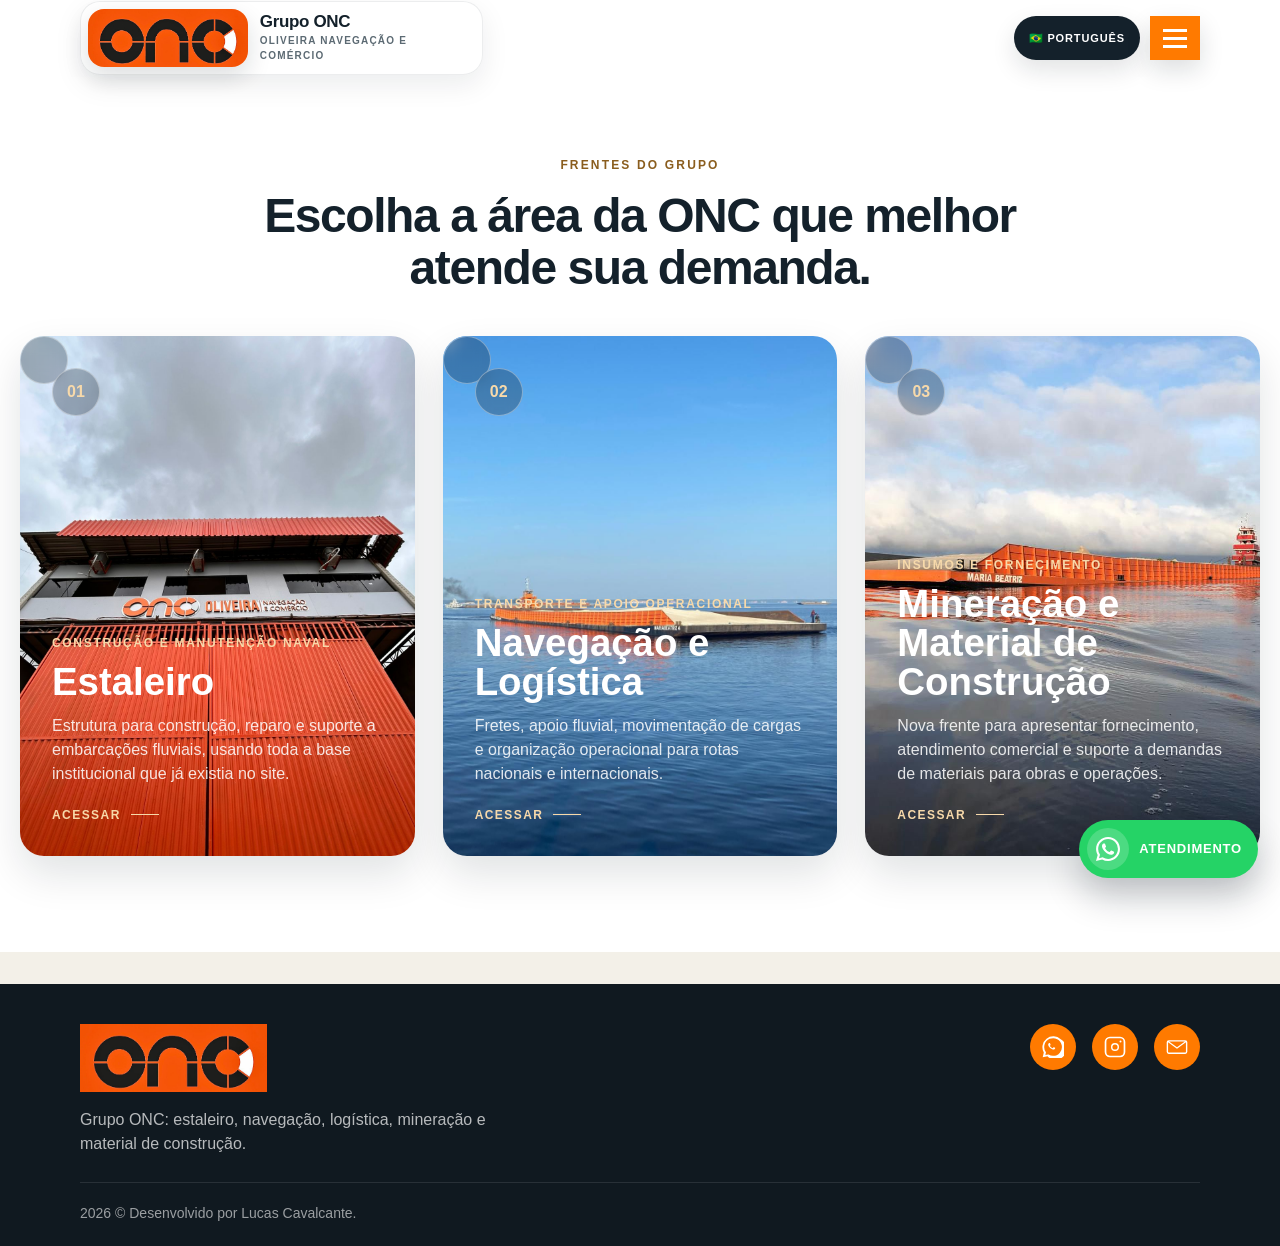
<file: index.html>
<html lang='pt-BR'>
<head>
<meta charset='UTF-8'>
<meta name='viewport' content='width=device-width, initial-scale=1.0'>
<title>Grupo ONC | Soluções Operacionais na Amazônia</title>
<link rel='stylesheet' href='./css/style.css'>
</head>
<body>
<header class='header'>
<div class='container nav'>
<a href='./index.html' class='logo' aria-label='Página inicial do Grupo ONC'>
<img src='./img/logo-onc.jpeg' alt='Logo ONC'>
<span class='logo-copy'>
<strong>Grupo ONC</strong>
<small>Oliveira Navegação e Comércio</small>
</span>
</a>
<div class='header-actions'>
<div class='language-picker'>
<button class='language-button' type='button' aria-label='Trocar idioma' aria-expanded='false' aria-controls='language-options' data-language-toggle data-i18n-aria='languageButtonLabel'>
<span data-language-current>🇧🇷 Português</span>
</button>
<div class='language-options' id='language-options'>
<button type='button' data-language-option='pt-BR'>🇧🇷 Português</button>
<button type='button' data-language-option='en'>🇺🇸 English</button>
<button type='button' data-language-option='es'>🇪🇸 Español</button>
</div>
</div>
<div class='quick-menu'>
<button class='icon-menu-button' type='button' aria-label='Abrir links das frentes ONC' aria-expanded='false' aria-controls='service-links-menu' data-menu-toggle>
<span></span>
<span></span>
<span></span>
</button>
<div class='quick-menu-panel' id='service-links-menu'>
<a href='./estaleiro.html'>Estaleiro</a>
<a href='./navegacao-logistica.html'>Navegação e Logística</a>
<a href='./mineracao-material-construcao.html'>Mineração e Material de Construção</a>
</div>
</div>
</div>
</div>
</header>

<main>
<section id='frentes' class='section fronts-section home-fronts'>
<div class='container'>
<div class='section-head'>
<span class='eyebrow dark'>Frentes do grupo</span>
<h2>Escolha a área da ONC que melhor atende sua demanda.</h2>
</div>
<div class='fronts-grid'>
<a href='./estaleiro.html' class='front-card'>
<img class='front-card-image' src='./img/fachada.jpg' alt='Estrutura do Estaleiro ONC'>
<span class='front-card-shade'></span>
<span>01</span>
<div>
<small>Construção e manutenção naval</small>
<h3>Estaleiro</h3>
<p>Estrutura para construção, reparo e suporte a embarcações fluviais, usando toda a base institucional que já existia no site.</p>
<strong>Acessar</strong>
</div>
</a>
<a href='./navegacao-logistica.html' class='front-card'>
<img class='front-card-image' src='./img/7.jpeg' alt='Operação de navegação e logística ONC'>
<span class='front-card-shade'></span>
<span>02</span>
<div>
<small>Transporte e apoio operacional</small>
<h3>Navegação e Logística</h3>
<p>Fretes, apoio fluvial, movimentação de cargas e organização operacional para rotas nacionais e internacionais.</p>
<strong>Acessar</strong>
</div>
</a>
<a href='./mineracao-material-construcao.html' class='front-card'>
<img class='front-card-image' src='./img/projeto-04.jpeg' alt='Transporte de materiais para operações nacionais e internacionais'>
<span class='front-card-shade'></span>
<span>03</span>
<div>
<small>Insumos e fornecimento</small>
<h3>Mineração e Material de Construção</h3>
<p>Nova frente para apresentar fornecimento, atendimento comercial e suporte a demandas de materiais para obras e operações.</p>
<strong>Acessar</strong>
</div>
</a>
</div>
</div>
</section>

</main>

<a href='https://wa.me/559294124651?text=Olá,%20gostaria%20de%20falar%20com%20a%20ONC.' class='floating-whatsapp' target='_blank' rel='noopener' aria-label='Falar com a ONC pelo WhatsApp'>
<span class='floating-whatsapp-icon' aria-hidden='true'>
<svg viewBox='0 0 24 24' focusable='false'>
<path d='M20.52 3.48A11.84 11.84 0 0 0 12.08 0C5.46 0 .08 5.38.08 12c0 2.11.55 4.18 1.6 6L0 24l6.16-1.61A11.95 11.95 0 0 0 12.08 24C18.7 24 24 18.62 24 12c0-3.2-1.24-6.21-3.48-8.52ZM12.08 21.9a9.88 9.88 0 0 1-5.04-1.38l-.36-.21-3.65.96.97-3.56-.23-.37A9.84 9.84 0 0 1 2.18 12c0-5.46 4.44-9.9 9.9-9.9 2.64 0 5.13 1.03 7 2.9A9.82 9.82 0 0 1 21.9 12c0 5.46-4.36 9.9-9.82 9.9Zm5.42-7.4c-.3-.15-1.76-.87-2.03-.97-.27-.1-.47-.15-.67.15-.2.3-.77.97-.94 1.17-.17.2-.35.22-.65.07-.3-.15-1.27-.47-2.42-1.49-.9-.8-1.5-1.78-1.67-2.08-.17-.3-.02-.46.13-.61.13-.13.3-.35.45-.52.15-.17.2-.3.3-.5.1-.2.05-.37-.02-.52-.08-.15-.67-1.62-.92-2.22-.24-.58-.49-.5-.67-.51h-.57c-.2 0-.52.07-.79.37-.27.3-1.04 1.02-1.04 2.49s1.07 2.89 1.22 3.09c.15.2 2.11 3.22 5.1 4.51.71.31 1.27.49 1.7.63.71.23 1.36.2 1.88.12.57-.09 1.76-.72 2.01-1.41.25-.7.25-1.3.17-1.42-.07-.13-.27-.2-.57-.35Z'/>
</svg>
</span>
<span>Atendimento</span>
</a>

<footer id='contato' class='site-footer'>
<div class='container footer-layout'>
<div class='footer-brand'>
<img src='./img/logo-onc.jpeg' alt='Logo ONC'>
<p>Grupo ONC: estaleiro, navegação, logística, mineração e material de construção.</p>
</div>
<div class='footer-social'>
<a href='https://wa.me/559294124651' class='social-link' target='_blank' rel='noopener noreferrer' aria-label='Falar no WhatsApp'>
<svg viewBox='0 0 32 32' aria-hidden='true'>
<path d='M19.11 17.27c-.27-.14-1.59-.78-1.83-.87s-.42-.14-.59.14-.68.87-.83 1.05-.31.2-.58.07a7.33 7.33 0 0 1-2.17-1.34 8.12 8.12 0 0 1-1.5-1.86c-.16-.27 0-.42.12-.56.12-.12.27-.31.41-.47a1.8 1.8 0 0 0 .27-.45.5.5 0 0 0 0-.47c-.07-.14-.59-1.42-.81-1.95s-.43-.44-.59-.45h-.5a.93.93 0 0 0-.67.31 2.84 2.84 0 0 0-.89 2.11 4.94 4.94 0 0 0 1 2.62 11.2 11.2 0 0 0 4.29 3.79 14.59 14.59 0 0 0 1.44.53 3.46 3.46 0 0 0 1.58.1 2.58 2.58 0 0 0 1.7-1.2 2.09 2.09 0 0 0 .15-1.2c-.06-.1-.24-.17-.51-.31Z'/>
<path d='M27.27 4.69A15.89 15.89 0 0 0 2.65 24.17L1 31l7-1.58A15.89 15.89 0 1 0 27.27 4.69ZM16 28.84a12.75 12.75 0 0 1-6.49-1.77l-.46-.27-4.14.94.89-4-.3-.48A12.84 12.84 0 1 1 16 28.84Z'/>
</svg>
</a>
<a href='https://www.instagram.com/oncestaleiro/' class='social-link' target='_blank' rel='noopener noreferrer' aria-label='Abrir Instagram'>
<svg viewBox='0 0 32 32' aria-hidden='true'>
<path d='M16 10.16A5.84 5.84 0 1 0 21.84 16 5.85 5.85 0 0 0 16 10.16Zm0 9.59A3.75 3.75 0 1 1 19.75 16 3.75 3.75 0 0 1 16 19.75Z'/>
<path d='M23.44 1H8.56A7.57 7.57 0 0 0 1 8.56v14.88A7.57 7.57 0 0 0 8.56 31h14.88A7.57 7.57 0 0 0 31 23.44V8.56A7.57 7.57 0 0 0 23.44 1Zm5.12 22.44a5.13 5.13 0 0 1-5.12 5.12H8.56a5.13 5.13 0 0 1-5.12-5.12V8.56a5.13 5.13 0 0 1 5.12-5.12h14.88a5.13 5.13 0 0 1 5.12 5.12Z'/>
<circle cx='24' cy='8' r='1.44'/>
</svg>
</a>
<a href='mailto:contato@oncgroup.com.br' class='social-link' aria-label='Enviar e-mail'>
<svg viewBox='0 0 32 32' aria-hidden='true'>
<path d='M28 6H4a3 3 0 0 0-3 3v14a3 3 0 0 0 3 3h24a3 3 0 0 0 3-3V9a3 3 0 0 0-3-3Zm-.43 2L16 16.46 4.43 8ZM4 24a1 1 0 0 1-1-1V9.24l12.41 9.08a1 1 0 0 0 1.18 0L29 9.24V23a1 1 0 0 1-1 1Z'/>
</svg>
</a>
</div>
</div>
<div class='container footer-bottom'>
<p>2026 &copy; Desenvolvido por Lucas Cavalcante.</p>
</div>
</footer>

<script src='./js/script.js'></script>
</body>
</html>
</file>
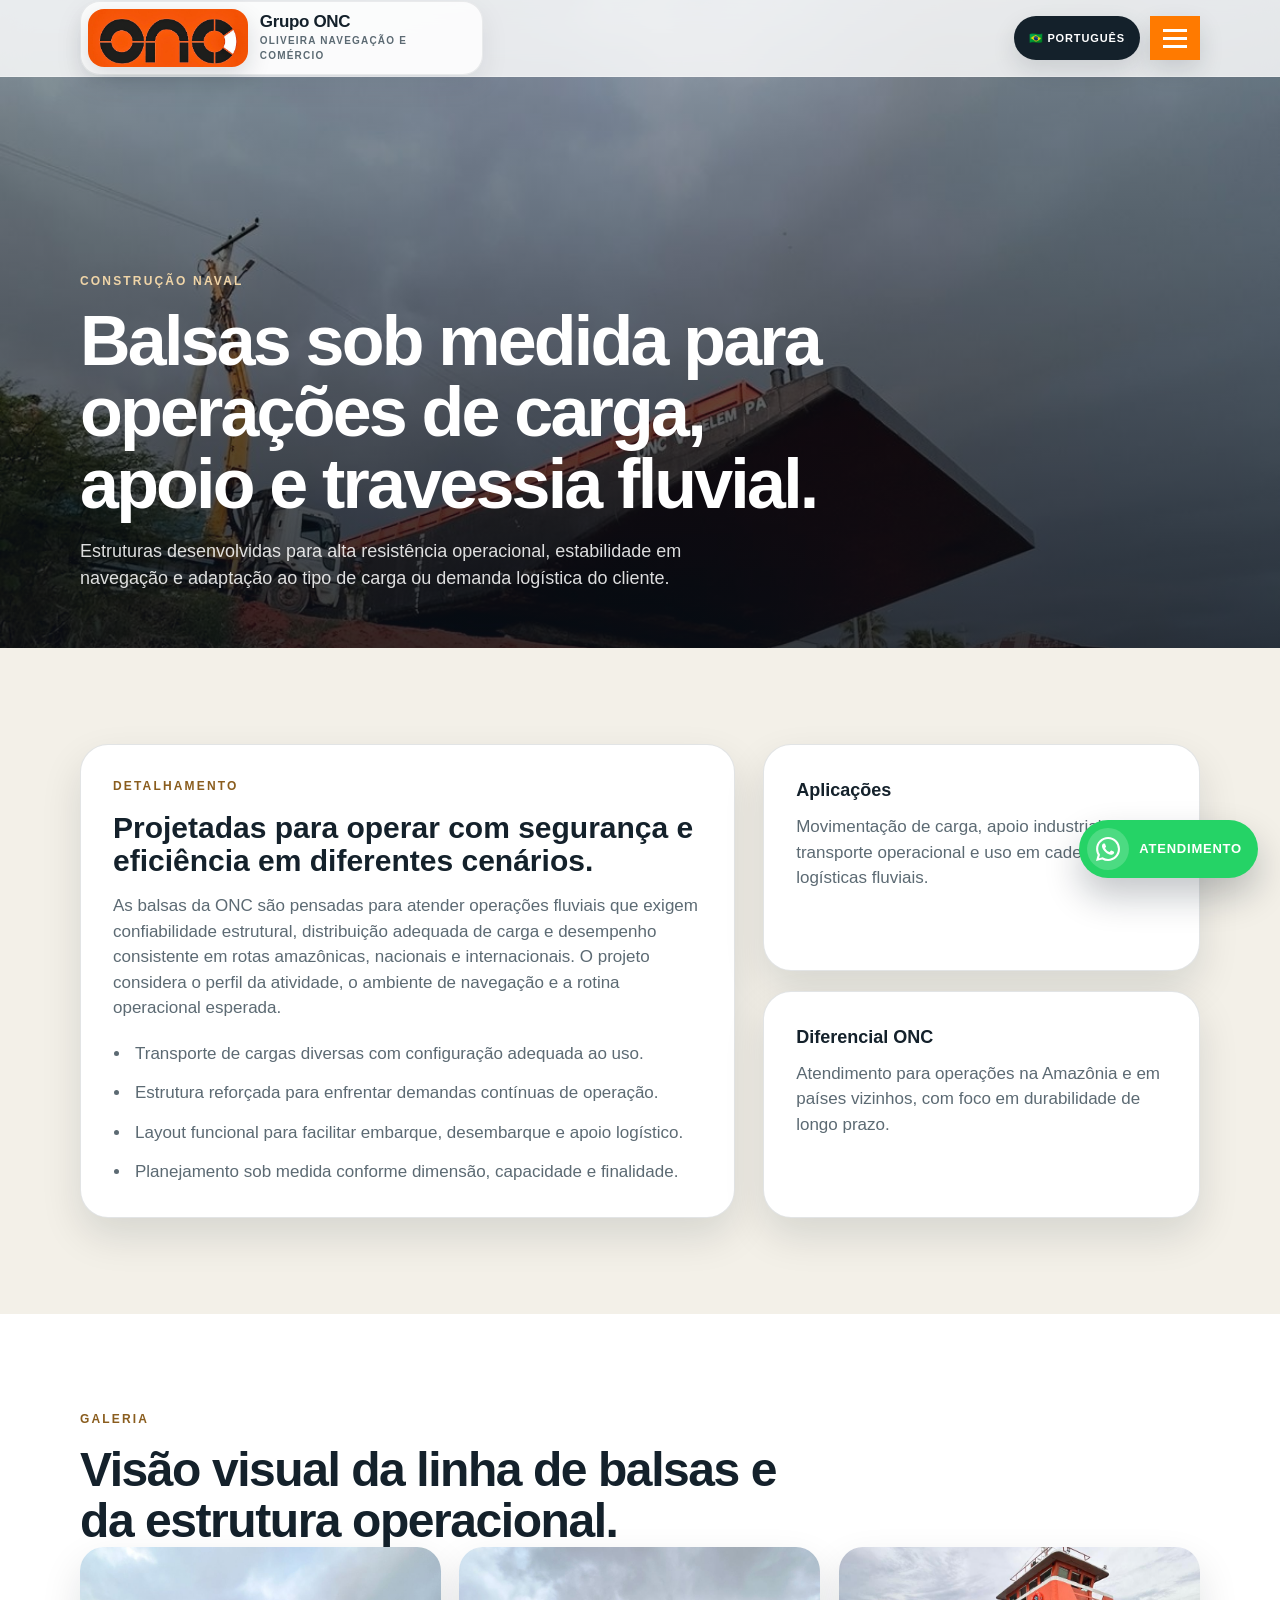
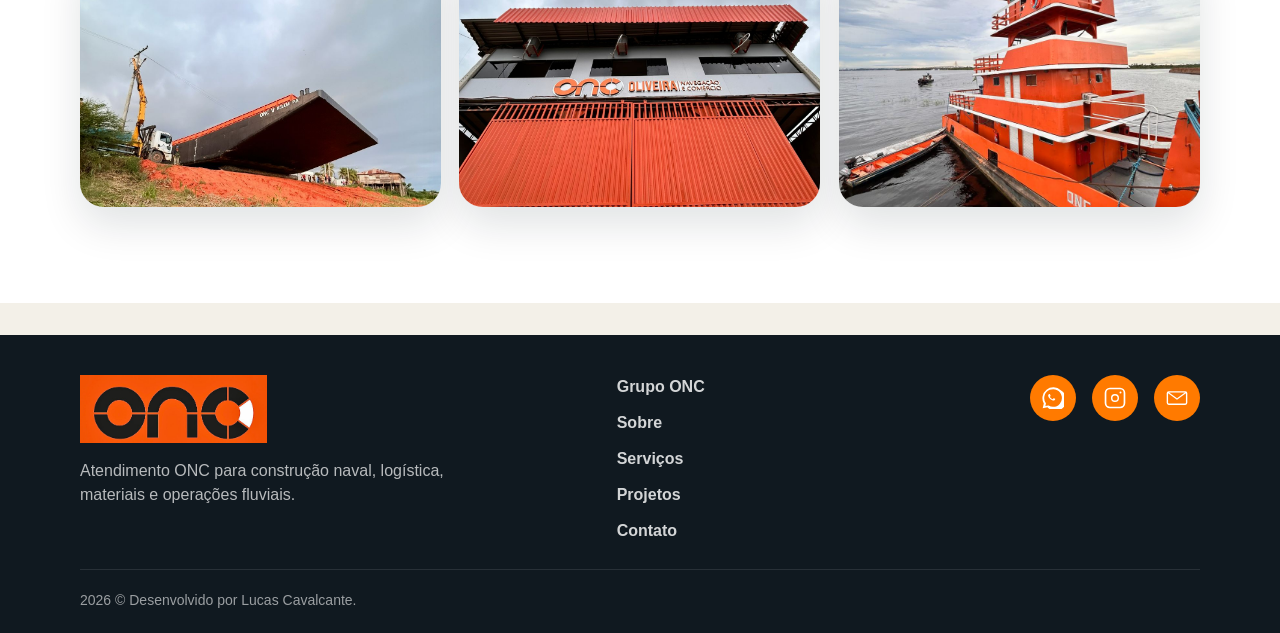
<file: balsas.html>
<html lang='pt-BR'>
<head>
<meta charset='UTF-8'>
<meta name='viewport' content='width=device-width, initial-scale=1.0'>
<title>Balsas Sob Medida | ONC Estaleiro</title>
<link rel='stylesheet' href='./css/style.css'>
</head>
<body>
<header class='header'>
<div class='container nav'>
<a href='./index.html' class='logo' aria-label='Página inicial do Grupo ONC'>
<img src='./img/logo-onc.jpeg' alt='Logo ONC'>
<span class='logo-copy'>
<strong>Grupo ONC</strong>
<small>Oliveira Navegação e Comércio</small>
</span>
</a>
<div class='header-actions'>
<div class='language-picker'>
<button class='language-button' type='button' aria-label='Trocar idioma' aria-expanded='false' aria-controls='language-options' data-language-toggle data-i18n-aria='languageButtonLabel'>
<span data-language-current>🇧🇷 Português</span>
</button>
<div class='language-options' id='language-options'>
<button type='button' data-language-option='pt-BR'>🇧🇷 Português</button>
<button type='button' data-language-option='en'>🇺🇸 English</button>
<button type='button' data-language-option='es'>🇪🇸 Español</button>
</div>
</div>
<div class='quick-menu'>
<button class='icon-menu-button' type='button' aria-label='Abrir links das frentes ONC' aria-expanded='false' aria-controls='service-links-menu' data-menu-toggle>
<span></span>
<span></span>
<span></span>
</button>
<div class='quick-menu-panel' id='service-links-menu'>
<a href='./estaleiro.html'>Estaleiro</a>
<a href='./navegacao-logistica.html'>Navegação e Logística</a>
<a href='./mineracao-material-construcao.html'>Mineração e Material de Construção</a>
</div>
</div>
</div>
</div>
</header>

<main>
<section class='inner-hero' style="background-image:url('./img/projeto-01.jpg')">
<div class='container inner-hero-content'>
<span class='eyebrow'>Construção naval</span>
<h1>Balsas sob medida para operações de carga, apoio e travessia fluvial.</h1>
<p>Estruturas desenvolvidas para alta resistência operacional, estabilidade em navegação e adaptação ao tipo de carga ou demanda logística do cliente.</p>
</div>
</section>

<section class='section'>
<div class='container inner-layout'>
<article class='detail-card'>
<span class='eyebrow dark'>Detalhamento</span>
<h2>Projetadas para operar com segurança e eficiência em diferentes cenários.</h2>
<p>As balsas da ONC são pensadas para atender operações fluviais que exigem confiabilidade estrutural, distribuição adequada de carga e desempenho consistente em rotas amazônicas, nacionais e internacionais.
    O projeto considera o perfil da atividade, o ambiente de navegação e a rotina operacional esperada.</p>
<ul class='detail-list'>
<li>Transporte de cargas diversas com configuração adequada ao uso.</li>
<li>Estrutura reforçada para enfrentar demandas contínuas de operação.</li>
<li>Layout funcional para facilitar embarque, desembarque e apoio logístico.</li>
<li>Planejamento sob medida conforme dimensão, capacidade e finalidade.</li>
</ul>
</article>
<div class='side-stack'>
<aside class='side-card'>
<strong>Aplicações</strong>
<p>Movimentação de carga, apoio industrial, transporte operacional e uso em cadeias logísticas fluviais.</p>
</aside>
<aside class='side-card'>
<strong>Diferencial ONC</strong>
<p>Atendimento para operações na Amazônia e em países vizinhos, com foco em durabilidade de longo prazo.</p>
</aside>
</div>
</div>
</section>

<section class='section services-section'>
<div class='container'>
<div class='section-head'>
<span class='eyebrow dark'>Galeria</span>
<h2>Visão visual da linha de balsas e da estrutura operacional.</h2>
</div>
<div class='gallery-strip'>
<img class='photo-reveal' src='./img/projeto-01.jpg' alt='Balsa em destaque'>
<img class='photo-reveal' src='./img/fachada.jpg' alt='Estrutura da ONC Estaleiro'>
<img class='photo-reveal' src='./img/hero-embarcacao.jpeg' alt='Embarcação operando em rota fluvial'>
</div>
</div>
</section>
</main>

<a href='https://wa.me/559294124651?text=Olá,%20gostaria%20de%20falar%20com%20a%20ONC.' class='floating-whatsapp' target='_blank' rel='noopener' aria-label='Falar com a ONC pelo WhatsApp'>
<span class='floating-whatsapp-icon' aria-hidden='true'>
<svg viewBox='0 0 24 24' focusable='false'>
<path d='M20.52 3.48A11.84 11.84 0 0 0 12.08 0C5.46 0 .08 5.38.08 12c0 2.11.55 4.18 1.6 6L0 24l6.16-1.61A11.95 11.95 0 0 0 12.08 24C18.7 24 24 18.62 24 12c0-3.2-1.24-6.21-3.48-8.52ZM12.08 21.9a9.88 9.88 0 0 1-5.04-1.38l-.36-.21-3.65.96.97-3.56-.23-.37A9.84 9.84 0 0 1 2.18 12c0-5.46 4.44-9.9 9.9-9.9 2.64 0 5.13 1.03 7 2.9A9.82 9.82 0 0 1 21.9 12c0 5.46-4.36 9.9-9.82 9.9Zm5.42-7.4c-.3-.15-1.76-.87-2.03-.97-.27-.1-.47-.15-.67.15-.2.3-.77.97-.94 1.17-.17.2-.35.22-.65.07-.3-.15-1.27-.47-2.42-1.49-.9-.8-1.5-1.78-1.67-2.08-.17-.3-.02-.46.13-.61.13-.13.3-.35.45-.52.15-.17.2-.3.3-.5.1-.2.05-.37-.02-.52-.08-.15-.67-1.62-.92-2.22-.24-.58-.49-.5-.67-.51h-.57c-.2 0-.52.07-.79.37-.27.3-1.04 1.02-1.04 2.49s1.07 2.89 1.22 3.09c.15.2 2.11 3.22 5.1 4.51.71.31 1.27.49 1.7.63.71.23 1.36.2 1.88.12.57-.09 1.76-.72 2.01-1.41.25-.7.25-1.3.17-1.42-.07-.13-.27-.2-.57-.35Z'/>
</svg>
</span>
<span>Atendimento</span>
</a>

<footer id='contato' class='site-footer'>
<div class='container footer-layout'>
<div class='footer-brand'>
<img src='./img/logo-onc.jpeg' alt='Logo ONC Estaleiro'>
<p>Atendimento ONC para construção naval, logística, materiais e operações fluviais.</p>
</div>
<div class='footer-links'>
<a href='./index.html'>Grupo ONC</a>
<a href='./sobre.html'>Sobre</a>
<a href='./estaleiro.html#servicos'>Serviços</a>
<a href='./estaleiro.html#projetos'>Projetos</a>
<a href='./estaleiro.html#contato'>Contato</a>
</div>
<div class='footer-social'>
<a href='https://wa.me/559294124651' class='social-link' target='_blank' rel='noopener noreferrer' aria-label='Falar no WhatsApp'>
<svg viewBox='0 0 32 32' aria-hidden='true'>
<path d='M19.11 17.27c-.27-.14-1.59-.78-1.83-.87s-.42-.14-.59.14-.68.87-.83 1.05-.31.2-.58.07a7.33 7.33 0 0 1-2.17-1.34 8.12 8.12 0 0 1-1.5-1.86c-.16-.27 0-.42.12-.56.12-.12.27-.31.41-.47a1.8 1.8 0 0 0 .27-.45.5.5 0 0 0 0-.47c-.07-.14-.59-1.42-.81-1.95s-.43-.44-.59-.45h-.5a.93.93 0 0 0-.67.31 2.84 2.84 0 0 0-.89 2.11 4.94 4.94 0 0 0 1 2.62 11.2 11.2 0 0 0 4.29 3.79 14.59 14.59 0 0 0 1.44.53 3.46 3.46 0 0 0 1.58.1 2.58 2.58 0 0 0 1.7-1.2 2.09 2.09 0 0 0 .15-1.2c-.06-.1-.24-.17-.51-.31Z'/>
<path d='M27.27 4.69A15.89 15.89 0 0 0 2.65 24.17L1 31l7-1.58A15.89 15.89 0 1 0 27.27 4.69ZM16 28.84a12.75 12.75 0 0 1-6.49-1.77l-.46-.27-4.14.94.89-4-.3-.48A12.84 12.84 0 1 1 16 28.84Z'/>
</svg>
</a>
<a href='https://www.instagram.com/oncestaleiro/' class='social-link' target='_blank' rel='noopener noreferrer' aria-label='Abrir Instagram'>
<svg viewBox='0 0 32 32' aria-hidden='true'>
<path d='M16 10.16A5.84 5.84 0 1 0 21.84 16 5.85 5.85 0 0 0 16 10.16Zm0 9.59A3.75 3.75 0 1 1 19.75 16 3.75 3.75 0 0 1 16 19.75Z'/>
<path d='M23.44 1H8.56A7.57 7.57 0 0 0 1 8.56v14.88A7.57 7.57 0 0 0 8.56 31h14.88A7.57 7.57 0 0 0 31 23.44V8.56A7.57 7.57 0 0 0 23.44 1Zm5.12 22.44a5.13 5.13 0 0 1-5.12 5.12H8.56a5.13 5.13 0 0 1-5.12-5.12V8.56a5.13 5.13 0 0 1 5.12-5.12h14.88a5.13 5.13 0 0 1 5.12 5.12Z'/>
<circle cx='24' cy='8' r='1.44'/>
</svg>
</a>
<a href='mailto:contato@oncgroup.com.br' class='social-link' aria-label='Enviar e-mail'>
<svg viewBox='0 0 32 32' aria-hidden='true'>
<path d='M28 6H4a3 3 0 0 0-3 3v14a3 3 0 0 0 3 3h24a3 3 0 0 0 3-3V9a3 3 0 0 0-3-3Zm-.43 2L16 16.46 4.43 8ZM4 24a1 1 0 0 1-1-1V9.24l12.41 9.08a1 1 0 0 0 1.18 0L29 9.24V23a1 1 0 0 1-1 1Z'/>
</svg>
</a>
</div>
</div>
<div class='container footer-bottom'>
<p>2026 &copy; Desenvolvido por Lucas Cavalcante.</p>
</div>
</footer>
<script src='./js/script.js'></script>
</body>
</html>
</file>
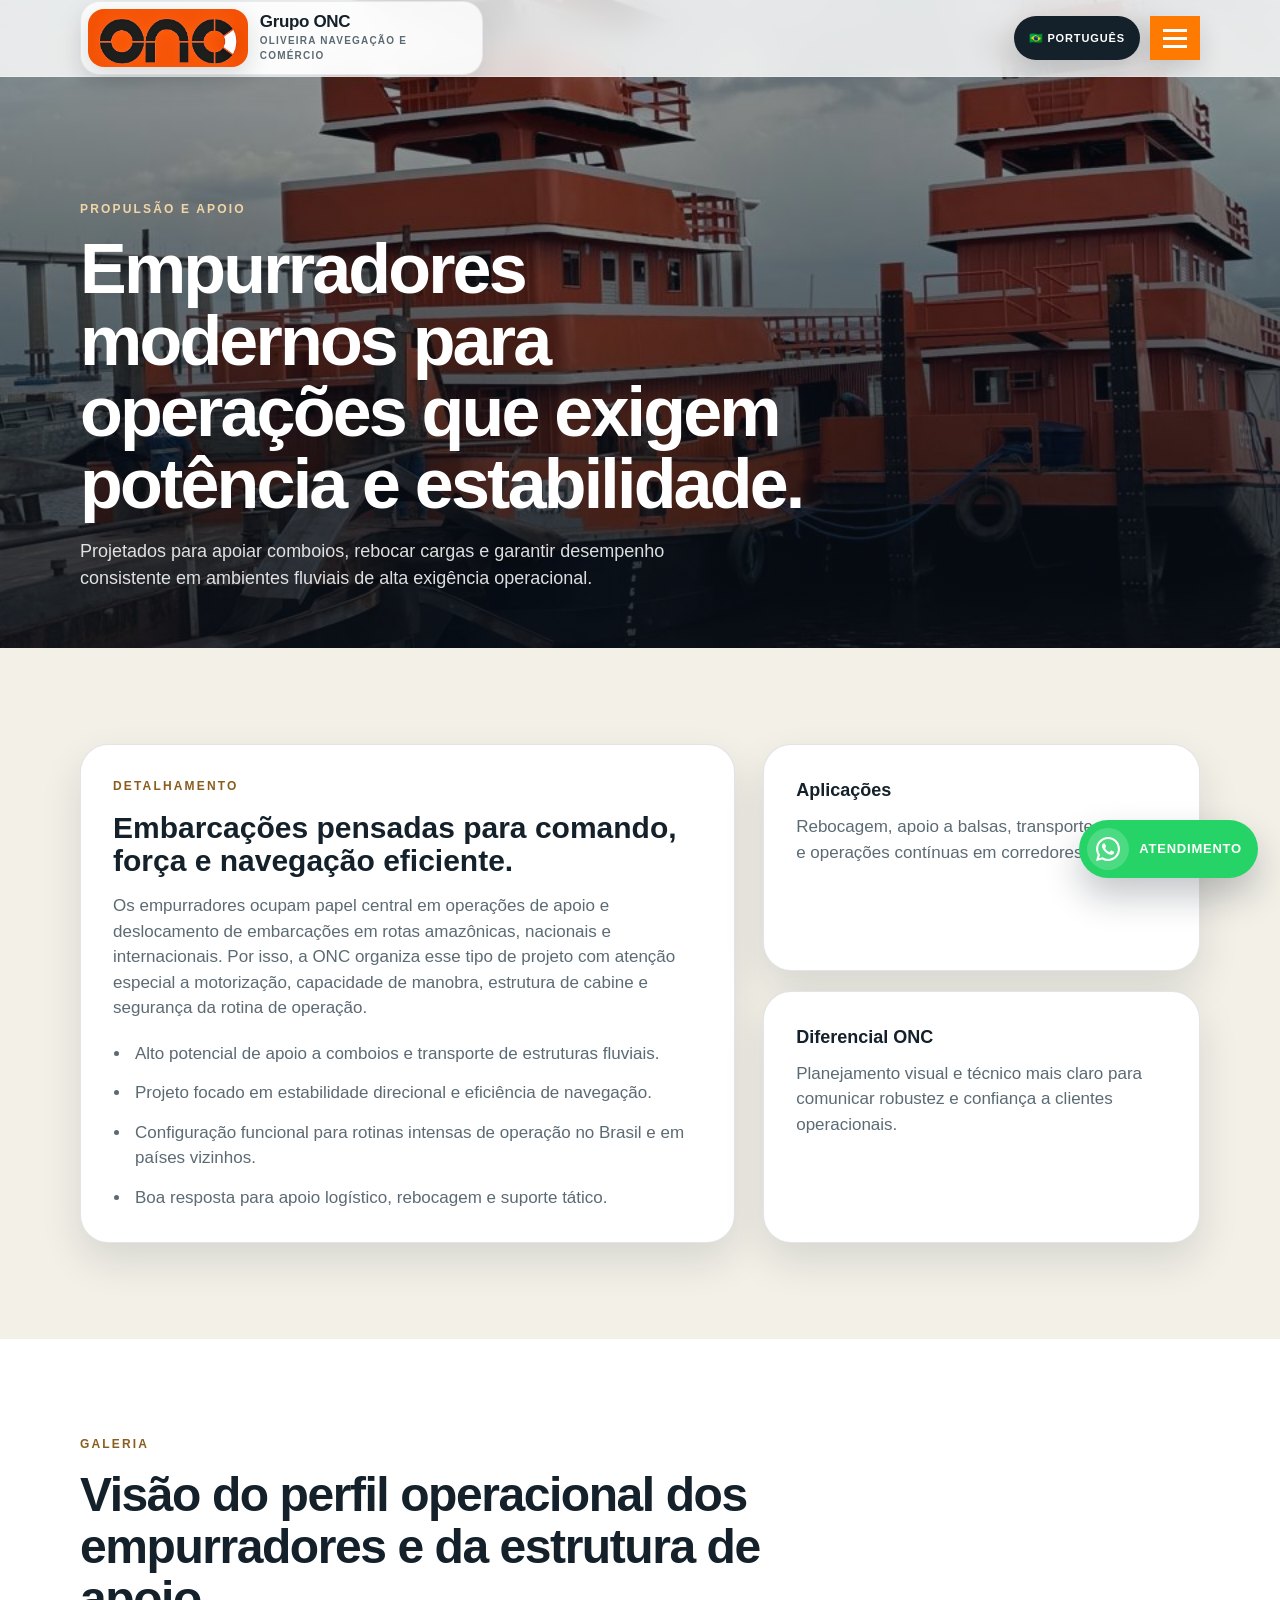
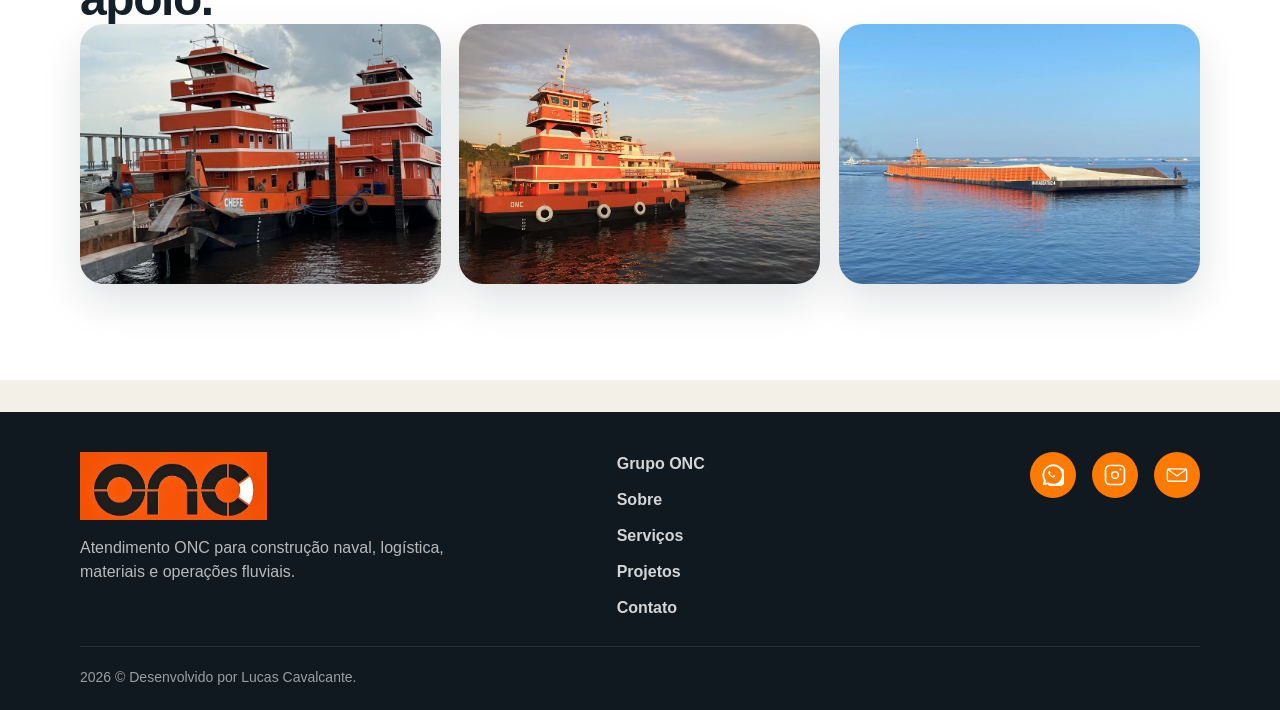
<file: empurradores.html>
<html lang='pt-BR'>
<head>
<meta charset='UTF-8'>
<meta name='viewport' content='width=device-width, initial-scale=1.0'>
<title>Empurradores Modernos | ONC Estaleiro</title>
<link rel='stylesheet' href='./css/style.css'>
</head>
<body>
<header class='header'>
<div class='container nav'>
<a href='./index.html' class='logo' aria-label='Página inicial do Grupo ONC'>
<img src='./img/logo-onc.jpeg' alt='Logo ONC'>
<span class='logo-copy'>
<strong>Grupo ONC</strong>
<small>Oliveira Navegação e Comércio</small>
</span>
</a>
<div class='header-actions'>
<div class='language-picker'>
<button class='language-button' type='button' aria-label='Trocar idioma' aria-expanded='false' aria-controls='language-options' data-language-toggle data-i18n-aria='languageButtonLabel'>
<span data-language-current>🇧🇷 Português</span>
</button>
<div class='language-options' id='language-options'>
<button type='button' data-language-option='pt-BR'>🇧🇷 Português</button>
<button type='button' data-language-option='en'>🇺🇸 English</button>
<button type='button' data-language-option='es'>🇪🇸 Español</button>
</div>
</div>
<div class='quick-menu'>
<button class='icon-menu-button' type='button' aria-label='Abrir links das frentes ONC' aria-expanded='false' aria-controls='service-links-menu' data-menu-toggle>
<span></span>
<span></span>
<span></span>
</button>
<div class='quick-menu-panel' id='service-links-menu'>
<a href='./estaleiro.html'>Estaleiro</a>
<a href='./navegacao-logistica.html'>Navegação e Logística</a>
<a href='./mineracao-material-construcao.html'>Mineração e Material de Construção</a>
</div>
</div>
</div>
</div>
</header>

<main>
<section class='inner-hero' style="background-image:url('./img/projeto-02.jpeg')">
<div class='container inner-hero-content'>
<span class='eyebrow'>Propulsão e apoio</span>
<h1>Empurradores modernos para operações que exigem potência e estabilidade.</h1>
<p>Projetados para apoiar comboios, rebocar cargas e garantir desempenho consistente em ambientes fluviais de alta exigência operacional.</p>
</div>
</section>

<section class='section'>
<div class='container inner-layout'>
<article class='detail-card'>
<span class='eyebrow dark'>Detalhamento</span>
<h2>Embarcações pensadas para comando, força e navegação eficiente.</h2>
<p>Os empurradores ocupam papel central em operações de apoio e deslocamento de embarcações em rotas amazônicas, nacionais e internacionais.
    Por isso, a ONC organiza esse tipo de projeto com atenção especial a motorização, capacidade de manobra, estrutura de cabine e segurança da rotina de operação.</p>
<ul class='detail-list'>
<li>Alto potencial de apoio a comboios e transporte de estruturas fluviais.</li>
<li>Projeto focado em estabilidade direcional e eficiência de navegação.</li>
<li>Configuração funcional para rotinas intensas de operação no Brasil e em países vizinhos.</li>
<li>Boa resposta para apoio logístico, rebocagem e suporte tático.</li>
</ul>
</article>
<div class='side-stack'>
<aside class='side-card'>
<strong>Aplicações</strong>
<p>Rebocagem, apoio a balsas, transporte assistido e operações contínuas em corredores fluviais.</p>
</aside>
<aside class='side-card'>
<strong>Diferencial ONC</strong>
<p>Planejamento visual e técnico mais claro para comunicar robustez e confiança a clientes operacionais.</p>
</aside>
</div>
</div>
</section>

<section class='section services-section'>
<div class='container'>
<div class='section-head'>
<span class='eyebrow dark'>Galeria</span>
<h2>Visão do perfil operacional dos empurradores e da estrutura de apoio.</h2>
</div>
<div class='gallery-strip'>
<img class='photo-reveal' src='./img/projeto-02.jpeg' alt='Empurrador moderno em destaque'>
<img class='photo-reveal' src='./img/5.jpeg' alt='Detalhe de embarcação da ONC'>
<img class='photo-reveal' src='./img/7.jpeg' alt='Operação fluvial associada a empurradores'>
</div>
</div>
</section>
</main>

<a href='https://wa.me/559294124651?text=Olá,%20gostaria%20de%20falar%20com%20a%20ONC.' class='floating-whatsapp' target='_blank' rel='noopener' aria-label='Falar com a ONC pelo WhatsApp'>
<span class='floating-whatsapp-icon' aria-hidden='true'>
<svg viewBox='0 0 24 24' focusable='false'>
<path d='M20.52 3.48A11.84 11.84 0 0 0 12.08 0C5.46 0 .08 5.38.08 12c0 2.11.55 4.18 1.6 6L0 24l6.16-1.61A11.95 11.95 0 0 0 12.08 24C18.7 24 24 18.62 24 12c0-3.2-1.24-6.21-3.48-8.52ZM12.08 21.9a9.88 9.88 0 0 1-5.04-1.38l-.36-.21-3.65.96.97-3.56-.23-.37A9.84 9.84 0 0 1 2.18 12c0-5.46 4.44-9.9 9.9-9.9 2.64 0 5.13 1.03 7 2.9A9.82 9.82 0 0 1 21.9 12c0 5.46-4.36 9.9-9.82 9.9Zm5.42-7.4c-.3-.15-1.76-.87-2.03-.97-.27-.1-.47-.15-.67.15-.2.3-.77.97-.94 1.17-.17.2-.35.22-.65.07-.3-.15-1.27-.47-2.42-1.49-.9-.8-1.5-1.78-1.67-2.08-.17-.3-.02-.46.13-.61.13-.13.3-.35.45-.52.15-.17.2-.3.3-.5.1-.2.05-.37-.02-.52-.08-.15-.67-1.62-.92-2.22-.24-.58-.49-.5-.67-.51h-.57c-.2 0-.52.07-.79.37-.27.3-1.04 1.02-1.04 2.49s1.07 2.89 1.22 3.09c.15.2 2.11 3.22 5.1 4.51.71.31 1.27.49 1.7.63.71.23 1.36.2 1.88.12.57-.09 1.76-.72 2.01-1.41.25-.7.25-1.3.17-1.42-.07-.13-.27-.2-.57-.35Z'/>
</svg>
</span>
<span>Atendimento</span>
</a>

<footer id='contato' class='site-footer'>
<div class='container footer-layout'>
<div class='footer-brand'>
<img src='./img/logo-onc.jpeg' alt='Logo ONC Estaleiro'>
<p>Atendimento ONC para construção naval, logística, materiais e operações fluviais.</p>
</div>
<div class='footer-links'>
<a href='./index.html'>Grupo ONC</a>
<a href='./sobre.html'>Sobre</a>
<a href='./estaleiro.html#servicos'>Serviços</a>
<a href='./estaleiro.html#projetos'>Projetos</a>
<a href='./estaleiro.html#contato'>Contato</a>
</div>
<div class='footer-social'>
<a href='https://wa.me/559294124651' class='social-link' target='_blank' rel='noopener noreferrer' aria-label='Falar no WhatsApp'>
<svg viewBox='0 0 32 32' aria-hidden='true'>
<path d='M19.11 17.27c-.27-.14-1.59-.78-1.83-.87s-.42-.14-.59.14-.68.87-.83 1.05-.31.2-.58.07a7.33 7.33 0 0 1-2.17-1.34 8.12 8.12 0 0 1-1.5-1.86c-.16-.27 0-.42.12-.56.12-.12.27-.31.41-.47a1.8 1.8 0 0 0 .27-.45.5.5 0 0 0 0-.47c-.07-.14-.59-1.42-.81-1.95s-.43-.44-.59-.45h-.5a.93.93 0 0 0-.67.31 2.84 2.84 0 0 0-.89 2.11 4.94 4.94 0 0 0 1 2.62 11.2 11.2 0 0 0 4.29 3.79 14.59 14.59 0 0 0 1.44.53 3.46 3.46 0 0 0 1.58.1 2.58 2.58 0 0 0 1.7-1.2 2.09 2.09 0 0 0 .15-1.2c-.06-.1-.24-.17-.51-.31Z'/>
<path d='M27.27 4.69A15.89 15.89 0 0 0 2.65 24.17L1 31l7-1.58A15.89 15.89 0 1 0 27.27 4.69ZM16 28.84a12.75 12.75 0 0 1-6.49-1.77l-.46-.27-4.14.94.89-4-.3-.48A12.84 12.84 0 1 1 16 28.84Z'/>
</svg>
</a>
<a href='https://www.instagram.com/oncestaleiro/' class='social-link' target='_blank' rel='noopener noreferrer' aria-label='Abrir Instagram'>
<svg viewBox='0 0 32 32' aria-hidden='true'>
<path d='M16 10.16A5.84 5.84 0 1 0 21.84 16 5.85 5.85 0 0 0 16 10.16Zm0 9.59A3.75 3.75 0 1 1 19.75 16 3.75 3.75 0 0 1 16 19.75Z'/>
<path d='M23.44 1H8.56A7.57 7.57 0 0 0 1 8.56v14.88A7.57 7.57 0 0 0 8.56 31h14.88A7.57 7.57 0 0 0 31 23.44V8.56A7.57 7.57 0 0 0 23.44 1Zm5.12 22.44a5.13 5.13 0 0 1-5.12 5.12H8.56a5.13 5.13 0 0 1-5.12-5.12V8.56a5.13 5.13 0 0 1 5.12-5.12h14.88a5.13 5.13 0 0 1 5.12 5.12Z'/>
<circle cx='24' cy='8' r='1.44'/>
</svg>
</a>
<a href='mailto:contato@oncgroup.com.br' class='social-link' aria-label='Enviar e-mail'>
<svg viewBox='0 0 32 32' aria-hidden='true'>
<path d='M28 6H4a3 3 0 0 0-3 3v14a3 3 0 0 0 3 3h24a3 3 0 0 0 3-3V9a3 3 0 0 0-3-3Zm-.43 2L16 16.46 4.43 8ZM4 24a1 1 0 0 1-1-1V9.24l12.41 9.08a1 1 0 0 0 1.18 0L29 9.24V23a1 1 0 0 1-1 1Z'/>
</svg>
</a>
</div>
</div>
<div class='container footer-bottom'>
<p>2026 &copy; Desenvolvido por Lucas Cavalcante.</p>
</div>
</footer>
<script src='./js/script.js'></script>
</body>
</html>
</file>
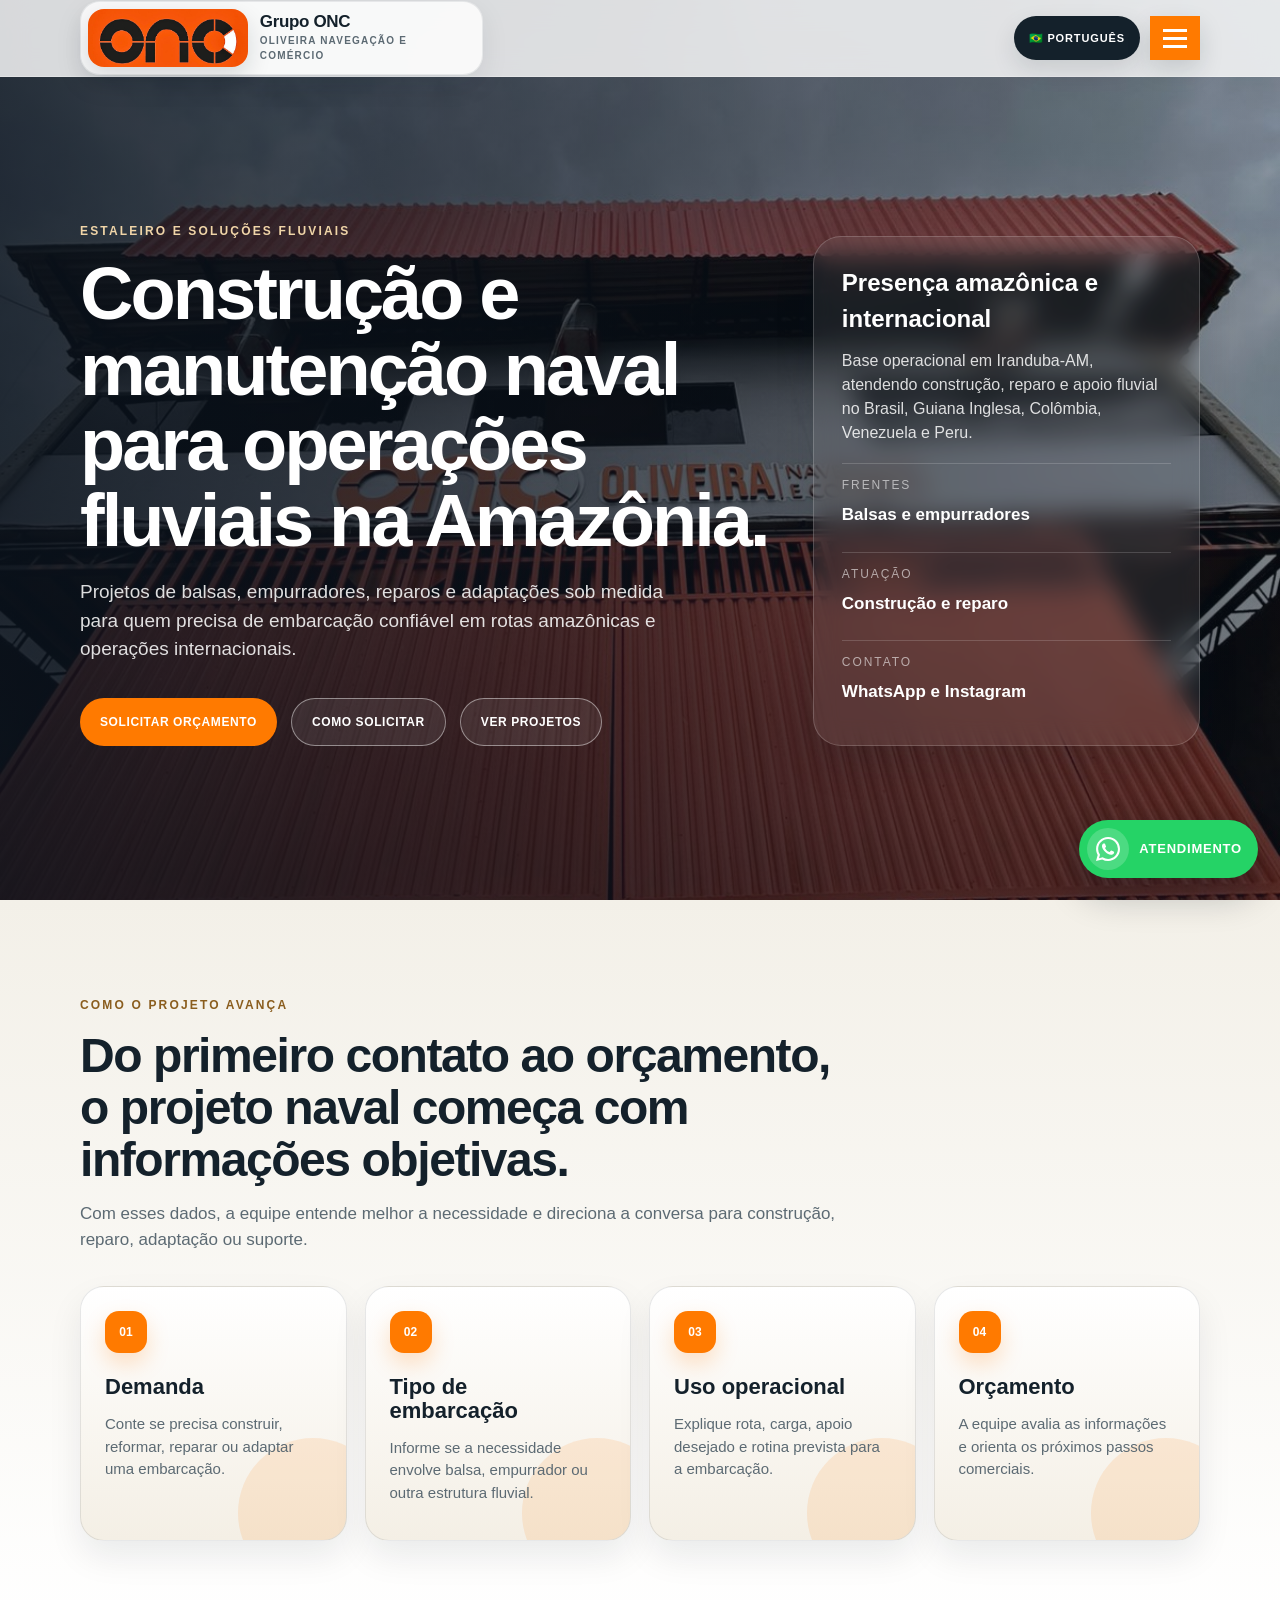
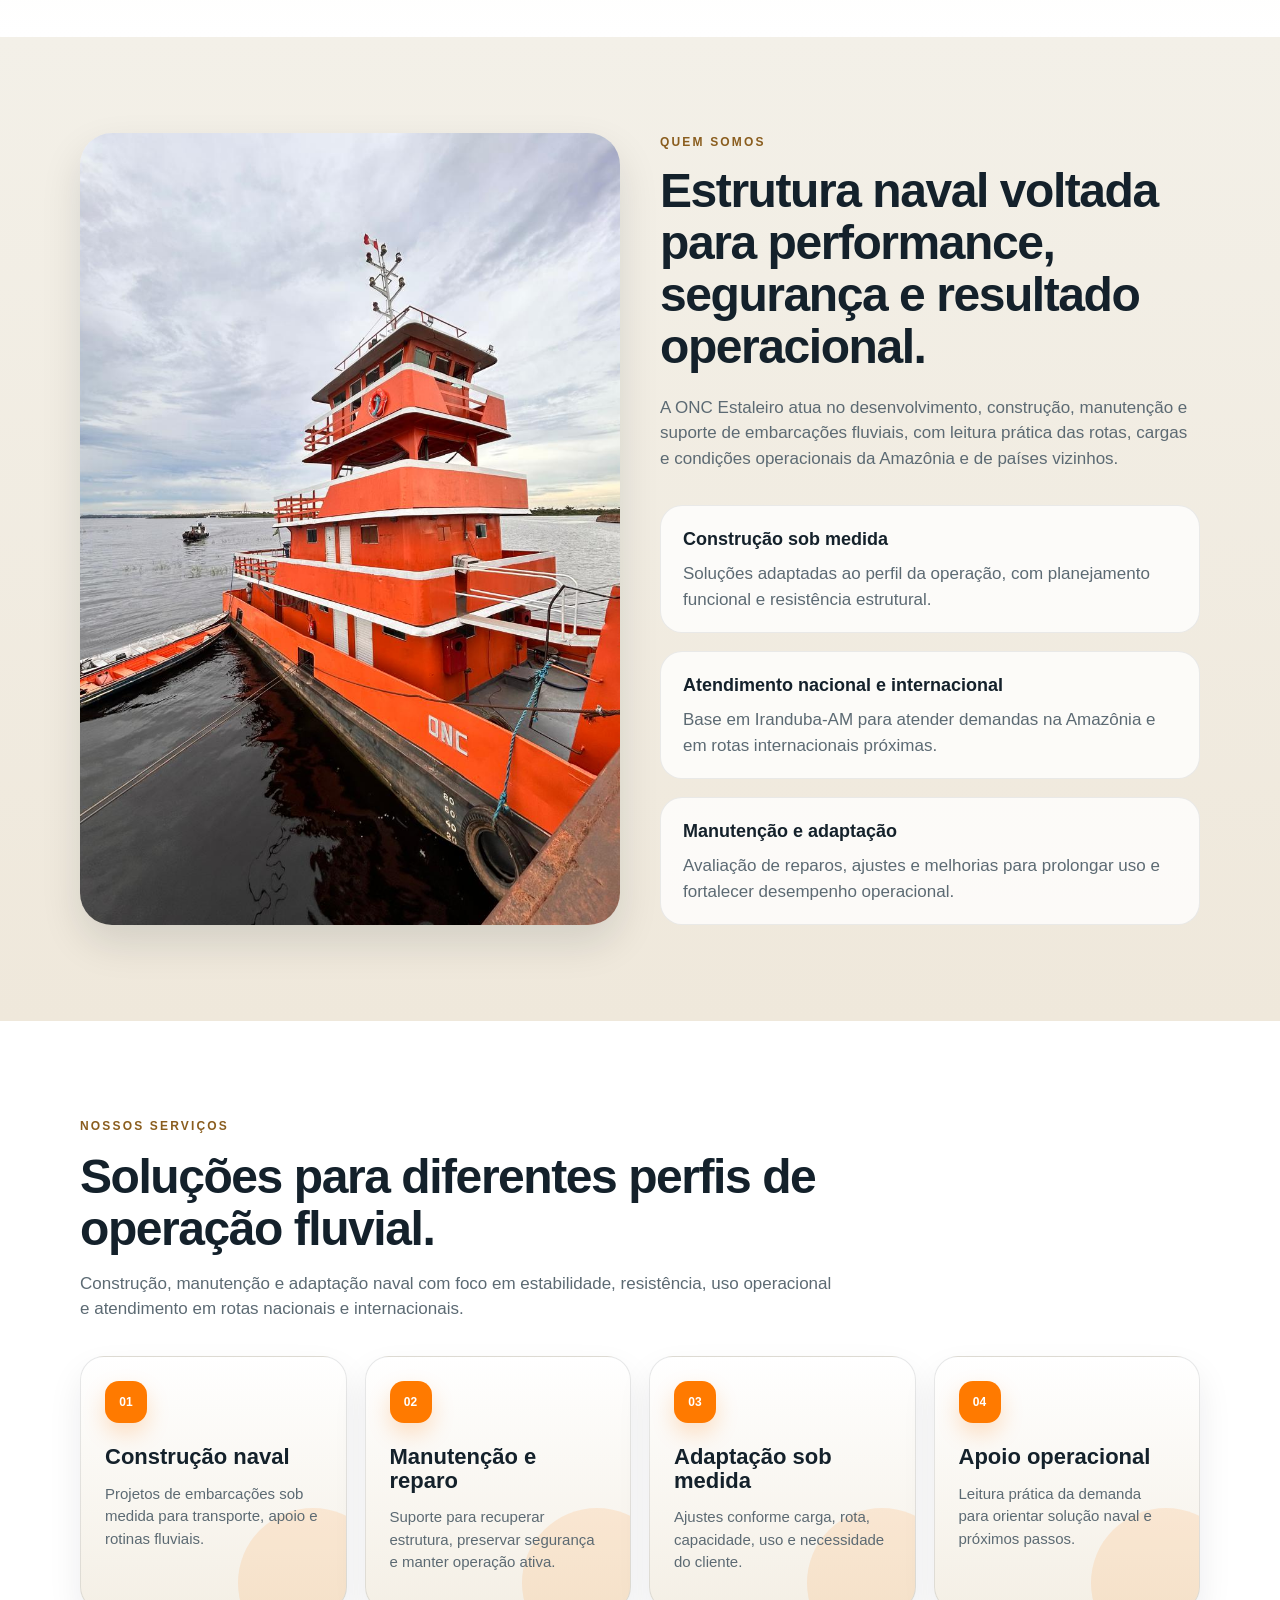
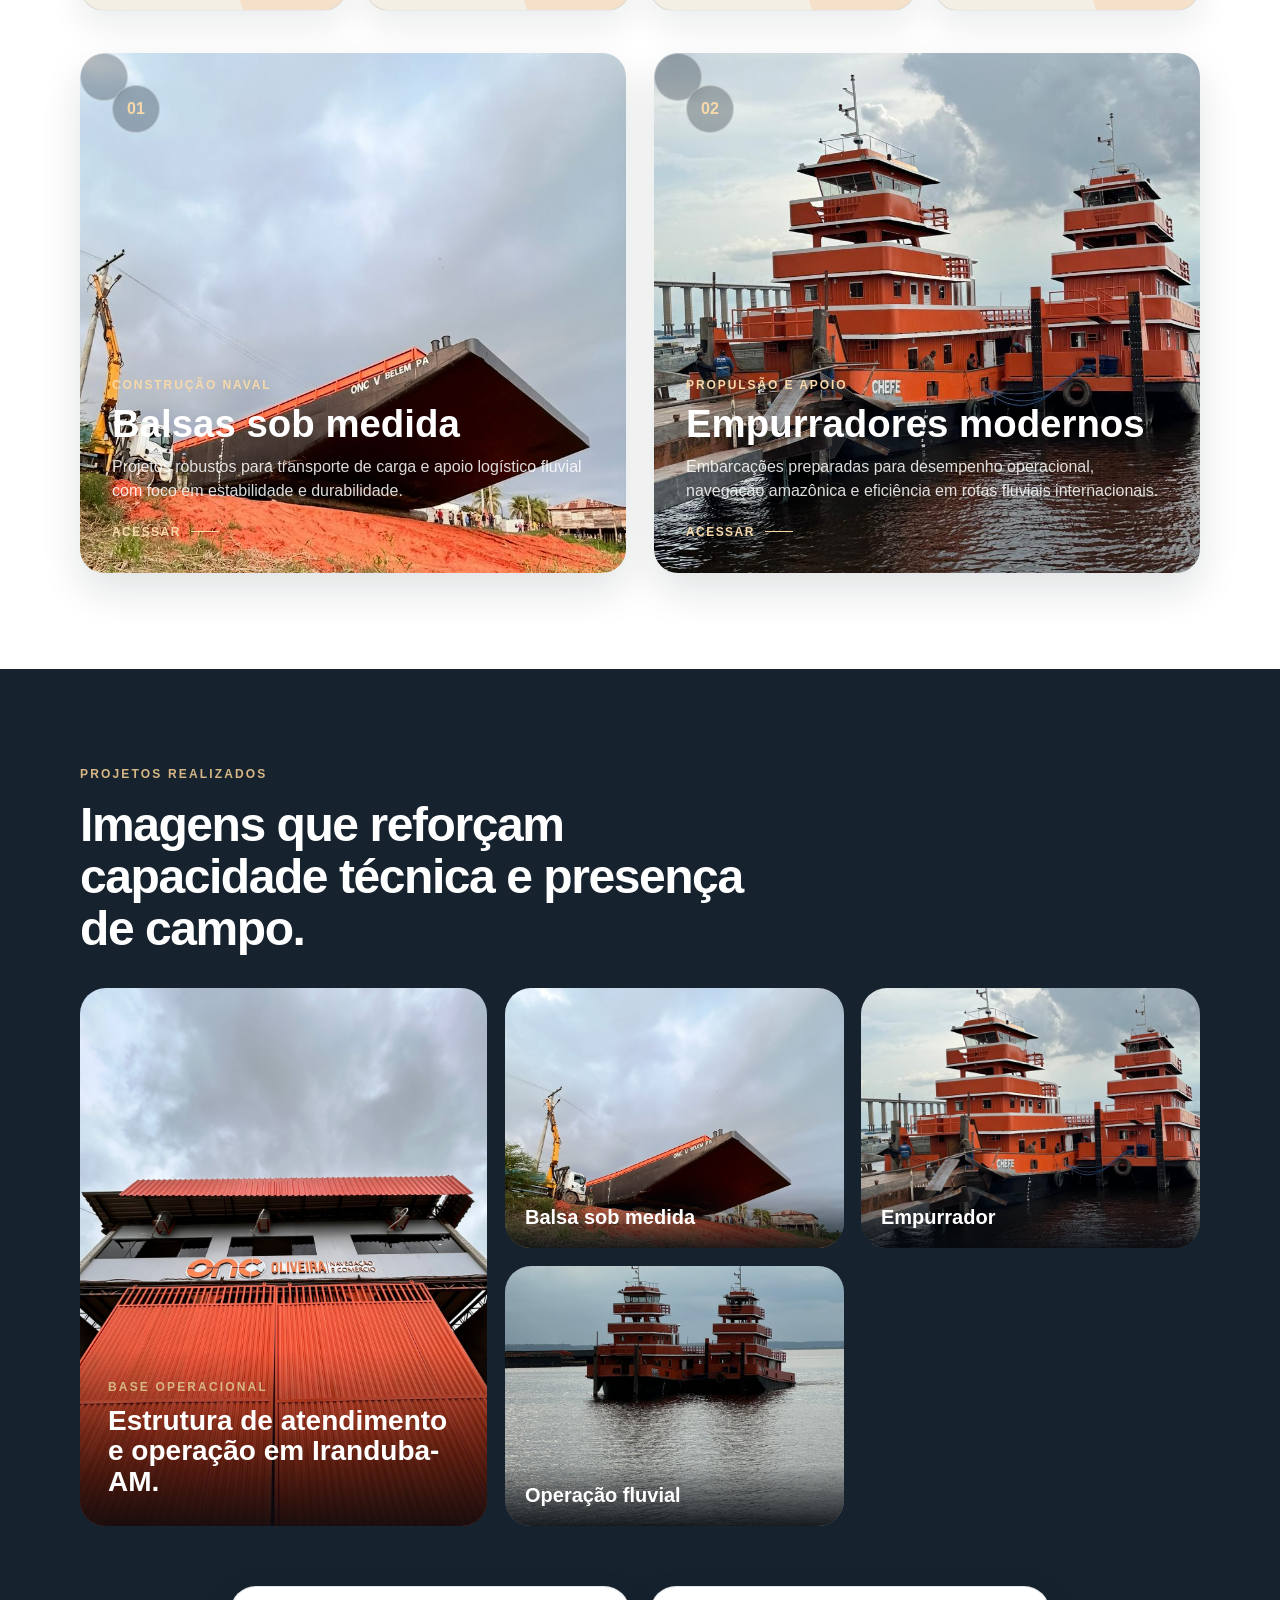
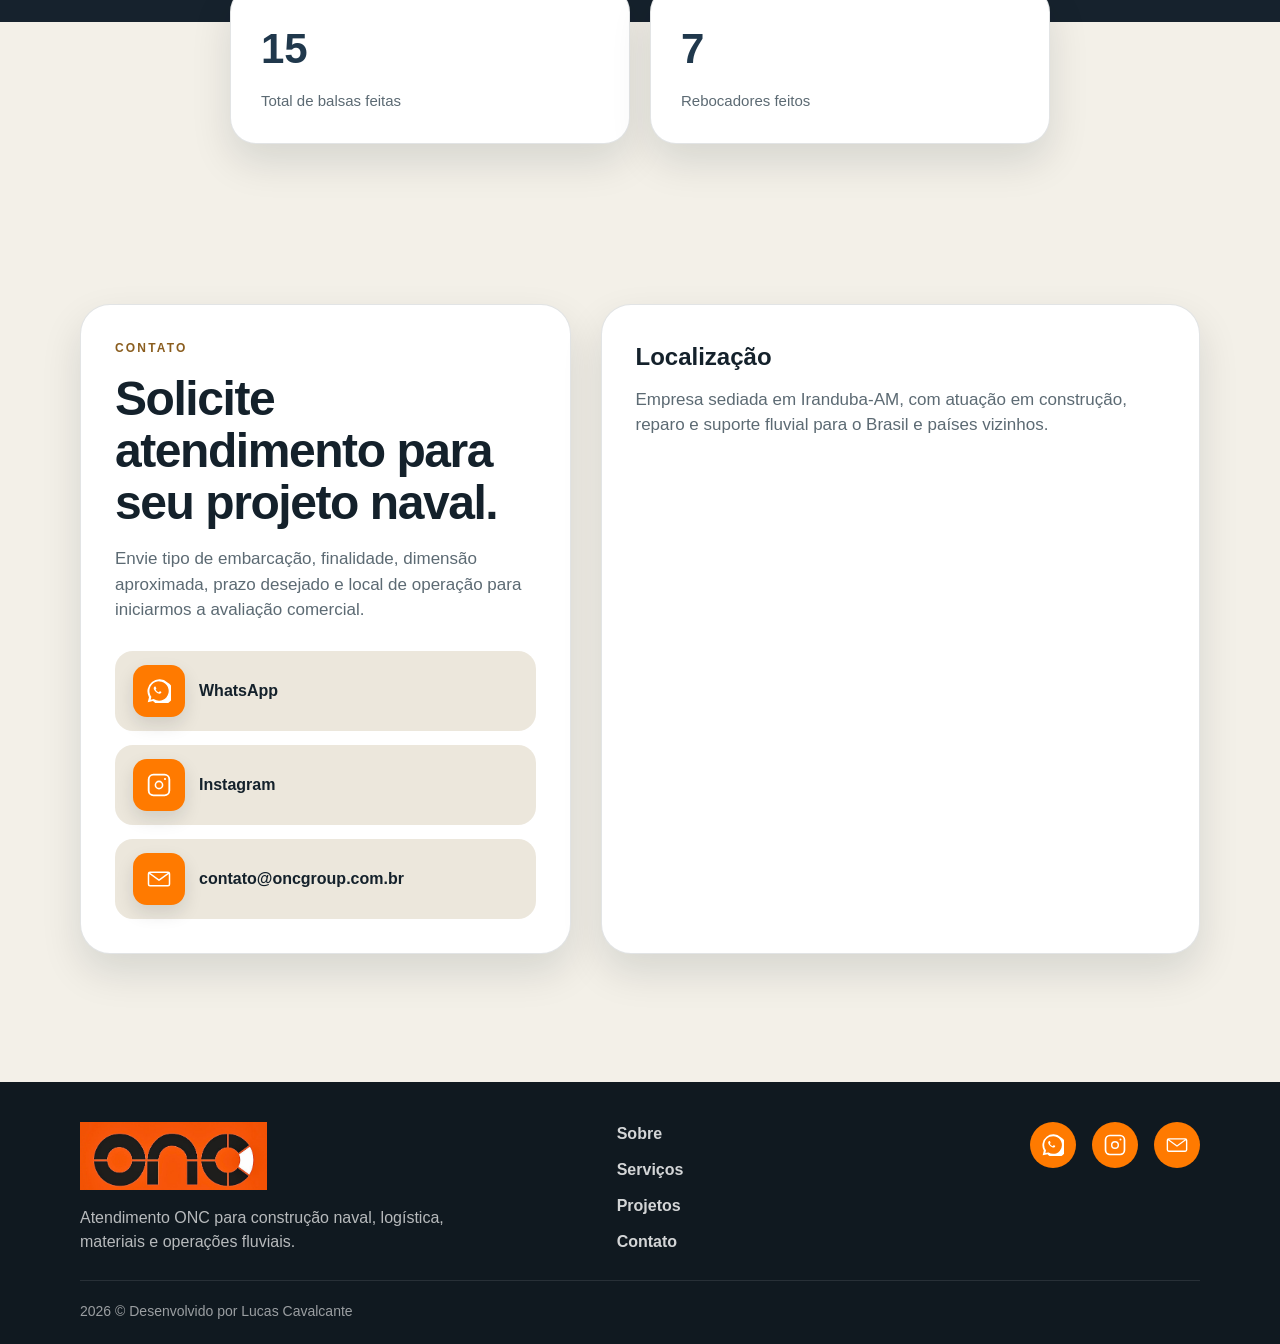
<file: estaleiro.html>
<html lang='pt-BR'>
<head>
<meta charset='UTF-8'>
<meta name='viewport' content='width=device-width, initial-scale=1.0'>
<title>ONC Estaleiro</title>
<link rel='stylesheet' href='./css/style.css'>
</head>
<body>
<header class='header'>
<div class='container nav'>
<a href='./index.html' class='logo' aria-label='Página inicial do Grupo ONC'>
<img src='./img/logo-onc.jpeg' alt='Logo ONC'>
<span class='logo-copy'>
<strong>Grupo ONC</strong>
<small>Oliveira Navegação e Comércio</small>
</span>
</a>
<div class='header-actions'>
<div class='language-picker'>
<button class='language-button' type='button' aria-label='Trocar idioma' aria-expanded='false' aria-controls='language-options' data-language-toggle data-i18n-aria='languageButtonLabel'>
<span data-language-current>🇧🇷 Português</span>
</button>
<div class='language-options' id='language-options'>
<button type='button' data-language-option='pt-BR'>🇧🇷 Português</button>
<button type='button' data-language-option='en'>🇺🇸 English</button>
<button type='button' data-language-option='es'>🇪🇸 Español</button>
</div>
</div>
<div class='quick-menu'>
<button class='icon-menu-button' type='button' aria-label='Abrir links das frentes ONC' aria-expanded='false' aria-controls='service-links-menu' data-menu-toggle>
<span></span>
<span></span>
<span></span>
</button>
<div class='quick-menu-panel' id='service-links-menu'>
<a href='./estaleiro.html'>Estaleiro</a>
<a href='./navegacao-logistica.html'>Navegação e Logística</a>
<a href='./mineracao-material-construcao.html'>Mineração e Material de Construção</a>
</div>
</div>
</div>
</div>
</header>

<main>
<section id='inicio' class='hero'>
<div class='hero-overlay'></div>
<div class='container hero-content'>
<div class='hero-copy'>
<span class='eyebrow' data-i18n='heroEyebrow'>Estaleiro e soluções fluviais</span>
<h1 data-i18n='heroTitle'>Construção e manutenção naval para operações fluviais na Amazônia.</h1>
<p data-i18n='heroText'>Projetos de balsas, empurradores, reparos e adaptações sob medida para quem precisa de embarcação confiável em rotas amazônicas e operações internacionais.</p>
<div class='hero-actions'>
<a href='#contato' class='btn btn-primary' data-i18n='quoteButton'>Solicitar orçamento</a>
<a href='#processo' class='btn btn-secondary'>Como solicitar</a>
<a href='#projetos' class='btn btn-secondary' data-i18n='projectsButton'>Ver projetos</a>
</div>
</div>
<aside class='hero-panel'>
<strong data-i18n='panelTitle'>Presença amazônica e internacional</strong>
<p data-i18n='panelText'>Base operacional em Iranduba-AM, atendendo construção, reparo e apoio fluvial no Brasil, Guiana Inglesa, Colômbia, Venezuela e Peru.</p>
<div class='hero-stats'>
<div>
<span data-i18n='statProjects'>Frentes</span>
<strong>Balsas e empurradores</strong>
</div>
<div>
<span data-i18n='statWork'>Atuação</span>
<strong data-i18n='statWorkValue'>Construção e reparo</strong>
</div>
<div>
<span data-i18n='statContact'>Contato</span>
<strong data-i18n='statContactValue'>WhatsApp e Instagram</strong>
</div>
</div>
</aside>
</div>
</section>

<section id='processo' class='section logistics-flow-section'>
<div class='container'>
<div class='section-head'>
<span class='eyebrow dark'>Como o projeto avança</span>
<h2>Do primeiro contato ao orçamento, o projeto naval começa com informações objetivas.</h2>
<p>Com esses dados, a equipe entende melhor a necessidade e direciona a conversa para construção, reparo, adaptação ou suporte.</p>
</div>
<div class='materials-grid shipyard-process-grid'>
<article class='material-tile'>
<span>01</span>
<strong>Demanda</strong>
<p>Conte se precisa construir, reformar, reparar ou adaptar uma embarcação.</p>
</article>
<article class='material-tile'>
<span>02</span>
<strong>Tipo de embarcação</strong>
<p>Informe se a necessidade envolve balsa, empurrador ou outra estrutura fluvial.</p>
</article>
<article class='material-tile'>
<span>03</span>
<strong>Uso operacional</strong>
<p>Explique rota, carga, apoio desejado e rotina prevista para a embarcação.</p>
</article>
<article class='material-tile'>
<span>04</span>
<strong>Orçamento</strong>
<p>A equipe avalia as informações e orienta os próximos passos comerciais.</p>
</article>
</div>
</div>
</section>

<section id='sobre' class='section about-section'>
<div class='container about-grid'>
<div class='about-image photo-reveal from-left'>
<img src='./img/hero-embarcacao.jpeg' alt='Embarcação operando em rota amazônica'>
</div>
<div class='about-copy'>
<span class='eyebrow dark' data-i18n='aboutEyebrow'>Quem somos</span>
<h2 data-i18n='aboutTitle'>Estrutura naval voltada para performance, segurança e resultado operacional.</h2>
<p data-i18n='aboutText'>A ONC Estaleiro atua no desenvolvimento, construção, manutenção e suporte de embarcações fluviais, com leitura prática das rotas, cargas e condições operacionais da Amazônia e de países vizinhos.</p>
<div class='feature-list'>
<div class='feature-item'>
<strong data-i18n='featureOneTitle'>Construção sob medida</strong>
<p data-i18n='featureOneText'>Soluções adaptadas ao perfil da operação, com planejamento funcional e resistência estrutural.</p>
</div>
<div class='feature-item'>
<strong data-i18n='featureTwoTitle'>Atendimento nacional e internacional</strong>
<p data-i18n='featureTwoText'>Base em Iranduba-AM para atender demandas na Amazônia e em rotas internacionais próximas.</p>
</div>
<div class='feature-item'>
<strong data-i18n='featureThreeTitle'>Manutenção e adaptação</strong>
<p data-i18n='featureThreeText'>Avaliação de reparos, ajustes e melhorias para prolongar uso e fortalecer desempenho operacional.</p>
</div>
</div>
</div>
</div>
</section>

<section id='servicos' class='section services-section'>
<div class='container'>
<div class='section-head'>
<span class='eyebrow dark' data-i18n='servicesEyebrow'>Nossos serviços</span>
<h2 data-i18n='servicesTitle'>Soluções para diferentes perfis de operação fluvial.</h2>
<p data-i18n='servicesText'>Construção, manutenção e adaptação naval com foco em estabilidade, resistência, uso operacional e atendimento em rotas nacionais e internacionais.</p>
</div>
<div class='materials-grid shipyard-capabilities-grid'>
<article class='material-tile'>
<span>01</span>
<strong>Construção naval</strong>
<p>Projetos de embarcações sob medida para transporte, apoio e rotinas fluviais.</p>
</article>
<article class='material-tile'>
<span>02</span>
<strong>Manutenção e reparo</strong>
<p>Suporte para recuperar estrutura, preservar segurança e manter operação ativa.</p>
</article>
<article class='material-tile'>
<span>03</span>
<strong>Adaptação sob medida</strong>
<p>Ajustes conforme carga, rota, capacidade, uso e necessidade do cliente.</p>
</article>
<article class='material-tile'>
<span>04</span>
<strong>Apoio operacional</strong>
<p>Leitura prática da demanda para orientar solução naval e próximos passos.</p>
</article>
</div>
<div class='fronts-grid shipyard-fronts-grid'>
<a href='./balsas.html' class='front-card'>
<img class='front-card-image' src='./img/projeto-01.jpg' alt='Balsa sob medida produzida pela ONC'>
<span class='front-card-shade'></span>
<span>01</span>
<div>
<span class='service-kicker' data-i18n='bargeKicker'>Construção naval</span>
<h3 data-i18n='bargeTitle'>Balsas sob medida</h3>
<p data-i18n='bargeText'>Projetos robustos para transporte de carga e apoio logístico fluvial com foco em estabilidade e durabilidade.</p>
<strong>Acessar</strong>
</div>
</a>
<a href='./empurradores.html' class='front-card'>
<img class='front-card-image' src='./img/projeto-02.jpeg' alt='Empurrador moderno produzido pela ONC'>
<span class='front-card-shade'></span>
<span>02</span>
<div>
<span class='service-kicker' data-i18n='pusherKicker'>Propulsão e apoio</span>
<h3 data-i18n='pusherTitle'>Empurradores modernos</h3>
<p data-i18n='pusherText'>Embarcações preparadas para desempenho operacional, navegação amazônica e eficiência em rotas fluviais internacionais.</p>
<strong>Acessar</strong>
</div>
</a>
</div>
</div>
</section>

<section id='projetos' class='section projects-section'>
<div class='container'>
<div class='section-head'>
<span class='eyebrow dark' data-i18n='projectsEyebrow'>Projetos realizados</span>
<h2 data-i18n='projectsTitle'>Imagens que reforçam capacidade técnica e presença de campo.</h2>
</div>
<div class='projects-grid'>
<article class='project-large photo-reveal'>
<img src='./img/fachada.jpg' alt='Fachada do estaleiro ONC'>
<div class='project-caption'>
<span data-i18n='projectCaptionKicker'>Base operacional</span>
<h3 data-i18n='projectCaptionTitle'>Estrutura de atendimento e operação em Iranduba-AM.</h3>
</div>
</article>
<article class='project-small photo-reveal'>
<img src='./img/projeto-01.jpg' alt='Projeto naval da ONC'>
<div class='project-caption'>
<h3>Balsa sob medida</h3>
</div>
</article>
<article class='project-small photo-reveal'>
<img src='./img/projeto-02.jpeg' alt='Embarcação em atividade'>
<div class='project-caption'>
<h3>Empurrador</h3>
</div>
</article>
<article class='project-small photo-reveal'>
<img src='./img/projeto-03.jpeg' alt='Operação fluvial da ONC'>
<div class='project-caption'>
<h3>Operação fluvial</h3>
</div>
</article>
</div>
</div>
</section>

<section class='section numbers-section'>
<div class='container'>
<div class='numbers-grid numbers-grid-compact'>
<article class='number-card'>
<strong>15</strong>
<span data-i18n='numberBarges'>Total de balsas feitas</span>
</article>
<article class='number-card'>
<strong>7</strong>
<span data-i18n='numberTugs'>Rebocadores feitos</span>
</article>
</div>
</div>
</section>

<section id='contato' class='section contact-section'>
<div class='container contact-grid'>
<div class='contact-copy'>
<span class='eyebrow dark' data-i18n='contactEyebrow'>Contato</span>
<h2 data-i18n='contactTitle'>Solicite atendimento para seu projeto naval.</h2>
<p data-i18n='contactText'>Envie tipo de embarcação, finalidade, dimensão aproximada, prazo desejado e local de operação para iniciarmos a avaliação comercial.</p>
<div class='contact-list'>
<a href='https://wa.me/559294124651?text=Ol%C3%A1%2C%20vim%20atrav%C3%A9s%20do%20site%2C%20gostaria%20de%20saber%20mais%20informa%C3%A7%C3%B5es.' target='_blank' rel='noopener noreferrer'>
<span class='contact-icon' aria-hidden='true'>
<svg viewBox='0 0 32 32'>
<path d='M19.11 17.27c-.27-.14-1.59-.78-1.83-.87s-.42-.14-.59.14-.68.87-.83 1.05-.31.2-.58.07a7.33 7.33 0 0 1-2.17-1.34 8.12 8.12 0 0 1-1.5-1.86c-.16-.27 0-.42.12-.56.12-.12.27-.31.41-.47a1.8 1.8 0 0 0 .27-.45.5.5 0 0 0 0-.47c-.07-.14-.59-1.42-.81-1.95s-.43-.44-.59-.45h-.5a.93.93 0 0 0-.67.31 2.84 2.84 0 0 0-.89 2.11 4.94 4.94 0 0 0 1 2.62 11.2 11.2 0 0 0 4.29 3.79 14.59 14.59 0 0 0 1.44.53 3.46 3.46 0 0 0 1.58.1 2.58 2.58 0 0 0 1.7-1.2 2.09 2.09 0 0 0 .15-1.2c-.06-.1-.24-.17-.51-.31Z'/>
<path d='M27.27 4.69A15.89 15.89 0 0 0 2.65 24.17L1 31l7-1.58A15.89 15.89 0 1 0 27.27 4.69ZM16 28.84a12.75 12.75 0 0 1-6.49-1.77l-.46-.27-4.14.94.89-4-.3-.48A12.84 12.84 0 1 1 16 28.84Z'/>
</svg>
</span>
<span>WhatsApp</span>
</a>
<a href='https://www.instagram.com/oncestaleiro/' target='_blank' rel='noopener noreferrer'>
<span class='contact-icon' aria-hidden='true'>
<svg viewBox='0 0 32 32'>
<path d='M16 10.16A5.84 5.84 0 1 0 21.84 16 5.85 5.85 0 0 0 16 10.16Zm0 9.59A3.75 3.75 0 1 1 19.75 16 3.75 3.75 0 0 1 16 19.75Z'/>
<path d='M23.44 1H8.56A7.57 7.57 0 0 0 1 8.56v14.88A7.57 7.57 0 0 0 8.56 31h14.88A7.57 7.57 0 0 0 31 23.44V8.56A7.57 7.57 0 0 0 23.44 1Zm5.12 22.44a5.13 5.13 0 0 1-5.12 5.12H8.56a5.13 5.13 0 0 1-5.12-5.12V8.56a5.13 5.13 0 0 1 5.12-5.12h14.88a5.13 5.13 0 0 1 5.12 5.12Z'/>
<circle cx='24' cy='8' r='1.44'/>
</svg>
</span>
<span>Instagram</span>
</a>
<a href='mailto:contato@oncgroup.com.br'>
<span class='contact-icon' aria-hidden='true'>
<svg viewBox='0 0 32 32'>
<path d='M28 6H4a3 3 0 0 0-3 3v14a3 3 0 0 0 3 3h24a3 3 0 0 0 3-3V9a3 3 0 0 0-3-3Zm-.43 2L16 16.46 4.43 8ZM4 24a1 1 0 0 1-1-1V9.24l12.41 9.08a1 1 0 0 0 1.18 0L29 9.24V23a1 1 0 0 1-1 1Z'/>
</svg>
</span>
<span>contato@oncgroup.com.br</span>
</a>
</div>
</div>
<div class='contact-card'>
<h3 data-i18n='locationTitle'>Localização</h3>
<p data-i18n='locationText'>Empresa sediada em Iranduba-AM, com atuação em construção, reparo e suporte fluvial para o Brasil e países vizinhos.</p>
<iframe class='map' src='https://www.google.com/maps?q=Estaleiro+ONC+Iranduba&output=embed' loading='lazy'></iframe>
</div>
</div>
</section>
</main>

<a href='https://wa.me/559294124651?text=Olá,%20gostaria%20de%20falar%20com%20a%20ONC.' class='floating-whatsapp' target='_blank' rel='noopener' aria-label='Falar com a ONC pelo WhatsApp'>
<span class='floating-whatsapp-icon' aria-hidden='true'>
<svg viewBox='0 0 24 24' focusable='false'>
<path d='M20.52 3.48A11.84 11.84 0 0 0 12.08 0C5.46 0 .08 5.38.08 12c0 2.11.55 4.18 1.6 6L0 24l6.16-1.61A11.95 11.95 0 0 0 12.08 24C18.7 24 24 18.62 24 12c0-3.2-1.24-6.21-3.48-8.52ZM12.08 21.9a9.88 9.88 0 0 1-5.04-1.38l-.36-.21-3.65.96.97-3.56-.23-.37A9.84 9.84 0 0 1 2.18 12c0-5.46 4.44-9.9 9.9-9.9 2.64 0 5.13 1.03 7 2.9A9.82 9.82 0 0 1 21.9 12c0 5.46-4.36 9.9-9.82 9.9Zm5.42-7.4c-.3-.15-1.76-.87-2.03-.97-.27-.1-.47-.15-.67.15-.2.3-.77.97-.94 1.17-.17.2-.35.22-.65.07-.3-.15-1.27-.47-2.42-1.49-.9-.8-1.5-1.78-1.67-2.08-.17-.3-.02-.46.13-.61.13-.13.3-.35.45-.52.15-.17.2-.3.3-.5.1-.2.05-.37-.02-.52-.08-.15-.67-1.62-.92-2.22-.24-.58-.49-.5-.67-.51h-.57c-.2 0-.52.07-.79.37-.27.3-1.04 1.02-1.04 2.49s1.07 2.89 1.22 3.09c.15.2 2.11 3.22 5.1 4.51.71.31 1.27.49 1.7.63.71.23 1.36.2 1.88.12.57-.09 1.76-.72 2.01-1.41.25-.7.25-1.3.17-1.42-.07-.13-.27-.2-.57-.35Z'/>
</svg>
</span>
<span>Atendimento</span>
</a>

<footer class='site-footer'>
<div class='container footer-layout'>
<div class='footer-brand'>
<img src='./img/logo-onc.jpeg' alt='Logo ONC Estaleiro'>
<p data-i18n='footerText'>Atendimento ONC para construção naval, logística, materiais e operações fluviais.</p>
</div>
<div class='footer-links'>
<a href='./sobre.html' data-i18n='navAbout'>Sobre</a>
<a href='#servicos' data-i18n='navServices'>Serviços</a>
<a href='#projetos' data-i18n='navProjects'>Projetos</a>
<a href='#contato' data-i18n='navContact'>Contato</a>
</div>
<div class='footer-social'>
<a href='https://wa.me/559294124651' class='social-link' target='_blank' rel='noopener noreferrer' aria-label='Falar no WhatsApp'>
<svg viewBox='0 0 32 32' aria-hidden='true'>
<path d='M19.11 17.27c-.27-.14-1.59-.78-1.83-.87s-.42-.14-.59.14-.68.87-.83 1.05-.31.2-.58.07a7.33 7.33 0 0 1-2.17-1.34 8.12 8.12 0 0 1-1.5-1.86c-.16-.27 0-.42.12-.56.12-.12.27-.31.41-.47a1.8 1.8 0 0 0 .27-.45.5.5 0 0 0 0-.47c-.07-.14-.59-1.42-.81-1.95s-.43-.44-.59-.45h-.5a.93.93 0 0 0-.67.31 2.84 2.84 0 0 0-.89 2.11 4.94 4.94 0 0 0 1 2.62 11.2 11.2 0 0 0 4.29 3.79 14.59 14.59 0 0 0 1.44.53 3.46 3.46 0 0 0 1.58.1 2.58 2.58 0 0 0 1.7-1.2 2.09 2.09 0 0 0 .15-1.2c-.06-.1-.24-.17-.51-.31Z'/>
<path d='M27.27 4.69A15.89 15.89 0 0 0 2.65 24.17L1 31l7-1.58A15.89 15.89 0 1 0 27.27 4.69ZM16 28.84a12.75 12.75 0 0 1-6.49-1.77l-.46-.27-4.14.94.89-4-.3-.48A12.84 12.84 0 1 1 16 28.84Z'/>
</svg>
</a>
<a href='https://www.instagram.com/oncestaleiro/' class='social-link' target='_blank' rel='noopener noreferrer' aria-label='Abrir Instagram'>
<svg viewBox='0 0 32 32' aria-hidden='true'>
<path d='M16 10.16A5.84 5.84 0 1 0 21.84 16 5.85 5.85 0 0 0 16 10.16Zm0 9.59A3.75 3.75 0 1 1 19.75 16 3.75 3.75 0 0 1 16 19.75Z'/>
<path d='M23.44 1H8.56A7.57 7.57 0 0 0 1 8.56v14.88A7.57 7.57 0 0 0 8.56 31h14.88A7.57 7.57 0 0 0 31 23.44V8.56A7.57 7.57 0 0 0 23.44 1Zm5.12 22.44a5.13 5.13 0 0 1-5.12 5.12H8.56a5.13 5.13 0 0 1-5.12-5.12V8.56a5.13 5.13 0 0 1 5.12-5.12h14.88a5.13 5.13 0 0 1 5.12 5.12Z'/>
<circle cx='24' cy='8' r='1.44'/>
</svg>
</a>
<a href='mailto:contato@oncgroup.com.br' class='social-link' aria-label='Enviar e-mail'>
<svg viewBox='0 0 32 32' aria-hidden='true'>
<path d='M28 6H4a3 3 0 0 0-3 3v14a3 3 0 0 0 3 3h24a3 3 0 0 0 3-3V9a3 3 0 0 0-3-3Zm-.43 2L16 16.46 4.43 8ZM4 24a1 1 0 0 1-1-1V9.24l12.41 9.08a1 1 0 0 0 1.18 0L29 9.24V23a1 1 0 0 1-1 1Z'/>
</svg>
</a>
</div>
</div>
<div class='container footer-bottom'>
<p data-i18n='footerCredit'>2026 &copy; Desenvolvido por Lucas Cavalcante </p>
</div>
</footer>

<script src='./js/script.js'></script>
</body>
</html>
</file>
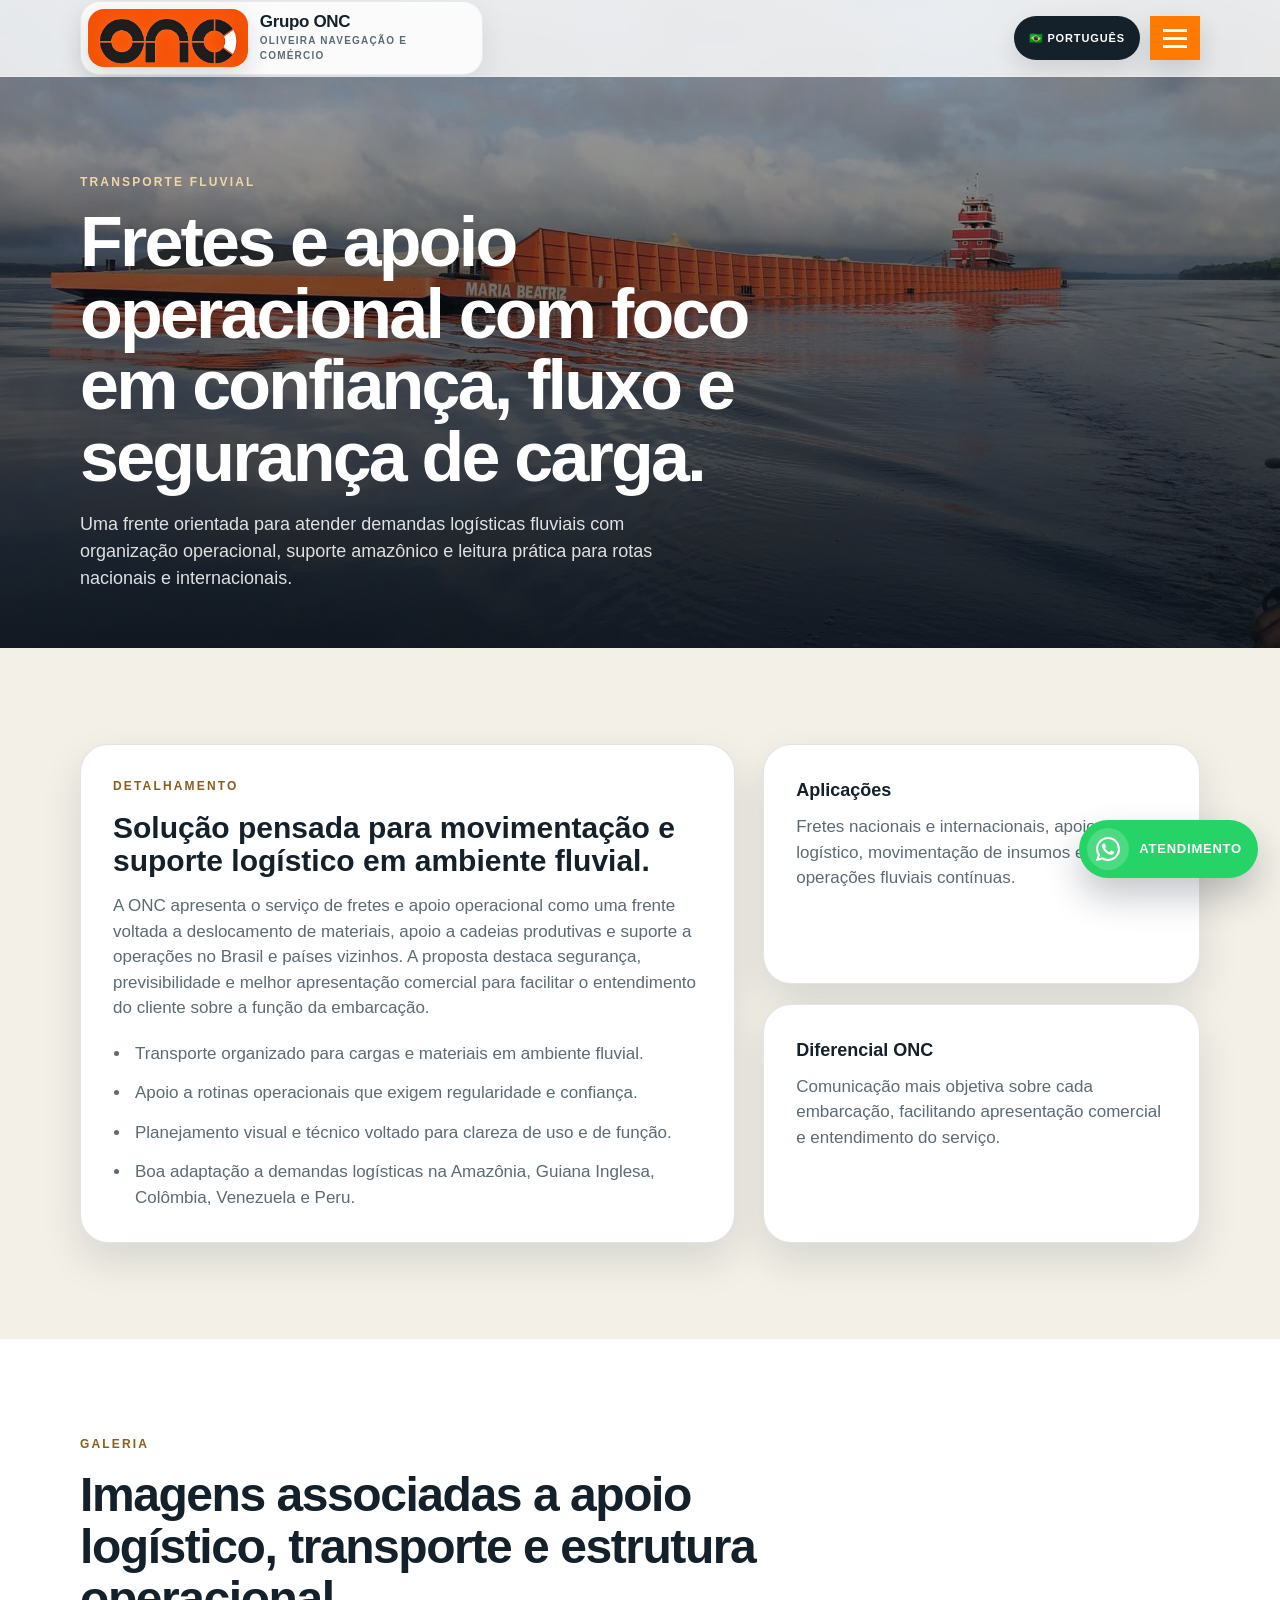
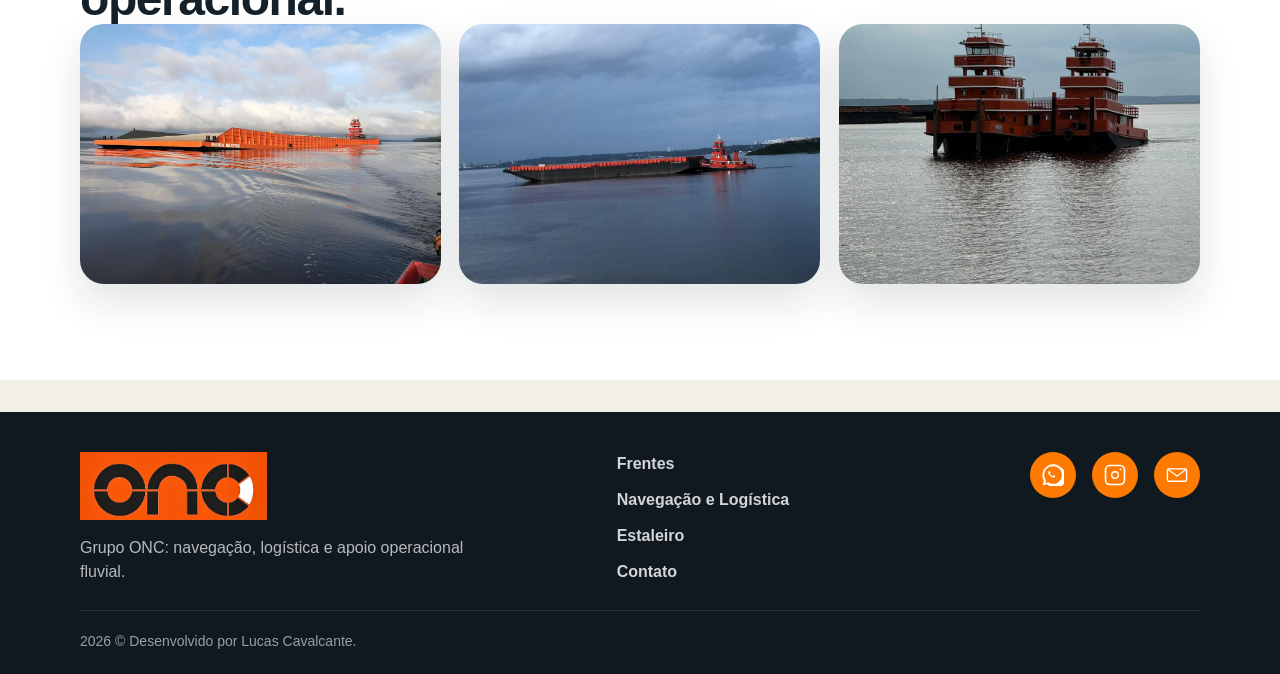
<file: fretes.html>
<html lang='pt-BR'>
<head>
<meta charset='UTF-8'>
<meta name='viewport' content='width=device-width, initial-scale=1.0'>
<title>Fretes e Apoio Operacional | ONC Navegação e Logística</title>
<link rel='stylesheet' href='./css/style.css'>
</head>
<body>
<header class='header'>
<div class='container nav'>
<a href='./index.html' class='logo' aria-label='Página inicial do Grupo ONC'>
<img src='./img/logo-onc.jpeg' alt='Logo ONC'>
<span class='logo-copy'>
<strong>Grupo ONC</strong>
<small>Oliveira Navegação e Comércio</small>
</span>
</a>
<div class='header-actions'>
<div class='language-picker'>
<button class='language-button' type='button' aria-label='Trocar idioma' aria-expanded='false' aria-controls='language-options' data-language-toggle data-i18n-aria='languageButtonLabel'>
<span data-language-current>🇧🇷 Português</span>
</button>
<div class='language-options' id='language-options'>
<button type='button' data-language-option='pt-BR'>🇧🇷 Português</button>
<button type='button' data-language-option='en'>🇺🇸 English</button>
<button type='button' data-language-option='es'>🇪🇸 Español</button>
</div>
</div>
<div class='quick-menu'>
<button class='icon-menu-button' type='button' aria-label='Abrir links das frentes ONC' aria-expanded='false' aria-controls='service-links-menu' data-menu-toggle>
<span></span>
<span></span>
<span></span>
</button>
<div class='quick-menu-panel' id='service-links-menu'>
<a href='./estaleiro.html'>Estaleiro</a>
<a href='./navegacao-logistica.html'>Navegação e Logística</a>
<a href='./mineracao-material-construcao.html'>Mineração e Material de Construção</a>
</div>
</div>
</div>
</div>
</header>

<main>
<section class='inner-hero' style="background-image:url('./img/projeto-04.jpeg')">
<div class='container inner-hero-content'>
<span class='eyebrow'>Transporte fluvial</span>
<h1>Fretes e apoio operacional com foco em confiança, fluxo e segurança de carga.</h1>
<p>Uma frente orientada para atender demandas logísticas fluviais com organização operacional, suporte amazônico e leitura prática para rotas nacionais e internacionais.</p>
</div>
</section>

<section class='section'>
<div class='container inner-layout'>
<article class='detail-card'>
<span class='eyebrow dark'>Detalhamento</span>
<h2>Solução pensada para movimentação e suporte logístico em ambiente fluvial.</h2>
<p>A ONC apresenta o serviço de fretes e apoio operacional como uma frente voltada a deslocamento de materiais, apoio a cadeias produtivas e suporte a operações no Brasil e países vizinhos.
     A proposta destaca segurança, previsibilidade e melhor apresentação comercial para facilitar o entendimento do cliente sobre a função da embarcação.</p>
<ul class='detail-list'>
<li>Transporte organizado para cargas e materiais em ambiente fluvial.</li>
<li>Apoio a rotinas operacionais que exigem regularidade e confiança.</li>
<li>Planejamento visual e técnico voltado para clareza de uso e de função.</li>
<li>Boa adaptação a demandas logísticas na Amazônia, Guiana Inglesa, Colômbia, Venezuela e Peru.</li>
</ul>
</article>
<div class='side-stack'>
<aside class='side-card'>
<strong>Aplicações</strong>
<p>Fretes nacionais e internacionais, apoio logístico, movimentação de insumos e suporte a operações fluviais contínuas.</p>
</aside>
<aside class='side-card'>
<strong>Diferencial ONC</strong>
<p>Comunicação mais objetiva sobre cada embarcação, facilitando apresentação comercial e entendimento do serviço.</p>
</aside>
</div>
</div>
</section>

<section class='section services-section'>
<div class='container'>
<div class='section-head'>
<span class='eyebrow dark'>Galeria</span>
<h2>Imagens associadas a apoio logístico, transporte e estrutura operacional.</h2>
</div>
<div class='gallery-strip'>
<img class='photo-reveal' src='./img/projeto-04.jpeg' alt='Frete fluvial em destaque'>
<img class='photo-reveal' src='./img/4.jpeg' alt='Imagem complementar de operação fluvial'>
<img class='photo-reveal' src='./img/projeto-03.jpeg' alt='Estrutura de apoio operacional'>
</div>
</div>
</section>
</main>

<a href='https://wa.me/559294124651?text=Olá,%20gostaria%20de%20falar%20com%20a%20ONC.' class='floating-whatsapp' target='_blank' rel='noopener' aria-label='Falar com a ONC pelo WhatsApp'>
<span class='floating-whatsapp-icon' aria-hidden='true'>
<svg viewBox='0 0 24 24' focusable='false'>
<path d='M20.52 3.48A11.84 11.84 0 0 0 12.08 0C5.46 0 .08 5.38.08 12c0 2.11.55 4.18 1.6 6L0 24l6.16-1.61A11.95 11.95 0 0 0 12.08 24C18.7 24 24 18.62 24 12c0-3.2-1.24-6.21-3.48-8.52ZM12.08 21.9a9.88 9.88 0 0 1-5.04-1.38l-.36-.21-3.65.96.97-3.56-.23-.37A9.84 9.84 0 0 1 2.18 12c0-5.46 4.44-9.9 9.9-9.9 2.64 0 5.13 1.03 7 2.9A9.82 9.82 0 0 1 21.9 12c0 5.46-4.36 9.9-9.82 9.9Zm5.42-7.4c-.3-.15-1.76-.87-2.03-.97-.27-.1-.47-.15-.67.15-.2.3-.77.97-.94 1.17-.17.2-.35.22-.65.07-.3-.15-1.27-.47-2.42-1.49-.9-.8-1.5-1.78-1.67-2.08-.17-.3-.02-.46.13-.61.13-.13.3-.35.45-.52.15-.17.2-.3.3-.5.1-.2.05-.37-.02-.52-.08-.15-.67-1.62-.92-2.22-.24-.58-.49-.5-.67-.51h-.57c-.2 0-.52.07-.79.37-.27.3-1.04 1.02-1.04 2.49s1.07 2.89 1.22 3.09c.15.2 2.11 3.22 5.1 4.51.71.31 1.27.49 1.7.63.71.23 1.36.2 1.88.12.57-.09 1.76-.72 2.01-1.41.25-.7.25-1.3.17-1.42-.07-.13-.27-.2-.57-.35Z'/>
</svg>
</span>
<span>Atendimento</span>
</a>

<footer id='contato' class='site-footer'>
<div class='container footer-layout'>
<div class='footer-brand'>
<img src='./img/logo-onc.jpeg' alt='Logo ONC'>
<p>Grupo ONC: navegação, logística e apoio operacional fluvial.</p>
</div>
<div class='footer-links'>
<a href='./index.html#frentes'>Frentes</a>
<a href='./navegacao-logistica.html'>Navegação e Logística</a>
<a href='./estaleiro.html'>Estaleiro</a>
<a href='./navegacao-logistica.html#contato'>Contato</a>
</div>
<div class='footer-social'>
<a href='https://wa.me/559294124651' class='social-link' target='_blank' rel='noopener noreferrer' aria-label='Falar no WhatsApp'>
<svg viewBox='0 0 32 32' aria-hidden='true'>
<path d='M19.11 17.27c-.27-.14-1.59-.78-1.83-.87s-.42-.14-.59.14-.68.87-.83 1.05-.31.2-.58.07a7.33 7.33 0 0 1-2.17-1.34 8.12 8.12 0 0 1-1.5-1.86c-.16-.27 0-.42.12-.56.12-.12.27-.31.41-.47a1.8 1.8 0 0 0 .27-.45.5.5 0 0 0 0-.47c-.07-.14-.59-1.42-.81-1.95s-.43-.44-.59-.45h-.5a.93.93 0 0 0-.67.31 2.84 2.84 0 0 0-.89 2.11 4.94 4.94 0 0 0 1 2.62 11.2 11.2 0 0 0 4.29 3.79 14.59 14.59 0 0 0 1.44.53 3.46 3.46 0 0 0 1.58.1 2.58 2.58 0 0 0 1.7-1.2 2.09 2.09 0 0 0 .15-1.2c-.06-.1-.24-.17-.51-.31Z'/>
<path d='M27.27 4.69A15.89 15.89 0 0 0 2.65 24.17L1 31l7-1.58A15.89 15.89 0 1 0 27.27 4.69ZM16 28.84a12.75 12.75 0 0 1-6.49-1.77l-.46-.27-4.14.94.89-4-.3-.48A12.84 12.84 0 1 1 16 28.84Z'/>
</svg>
</a>
<a href='https://www.instagram.com/oncestaleiro/' class='social-link' target='_blank' rel='noopener noreferrer' aria-label='Abrir Instagram'>
<svg viewBox='0 0 32 32' aria-hidden='true'>
<path d='M16 10.16A5.84 5.84 0 1 0 21.84 16 5.85 5.85 0 0 0 16 10.16Zm0 9.59A3.75 3.75 0 1 1 19.75 16 3.75 3.75 0 0 1 16 19.75Z'/>
<path d='M23.44 1H8.56A7.57 7.57 0 0 0 1 8.56v14.88A7.57 7.57 0 0 0 8.56 31h14.88A7.57 7.57 0 0 0 31 23.44V8.56A7.57 7.57 0 0 0 23.44 1Zm5.12 22.44a5.13 5.13 0 0 1-5.12 5.12H8.56a5.13 5.13 0 0 1-5.12-5.12V8.56a5.13 5.13 0 0 1 5.12-5.12h14.88a5.13 5.13 0 0 1 5.12 5.12Z'/>
<circle cx='24' cy='8' r='1.44'/>
</svg>
</a>
<a href='mailto:contato@oncgroup.com.br' class='social-link' aria-label='Enviar e-mail'>
<svg viewBox='0 0 32 32' aria-hidden='true'>
<path d='M28 6H4a3 3 0 0 0-3 3v14a3 3 0 0 0 3 3h24a3 3 0 0 0 3-3V9a3 3 0 0 0-3-3Zm-.43 2L16 16.46 4.43 8ZM4 24a1 1 0 0 1-1-1V9.24l12.41 9.08a1 1 0 0 0 1.18 0L29 9.24V23a1 1 0 0 1-1 1Z'/>
</svg>
</a>
</div>
</div>
<div class='container footer-bottom'>
<p>2026 &copy; Desenvolvido por Lucas Cavalcante.</p>
</div>
</footer>
<script src='./js/script.js'></script>
</body>
</html>
</file>
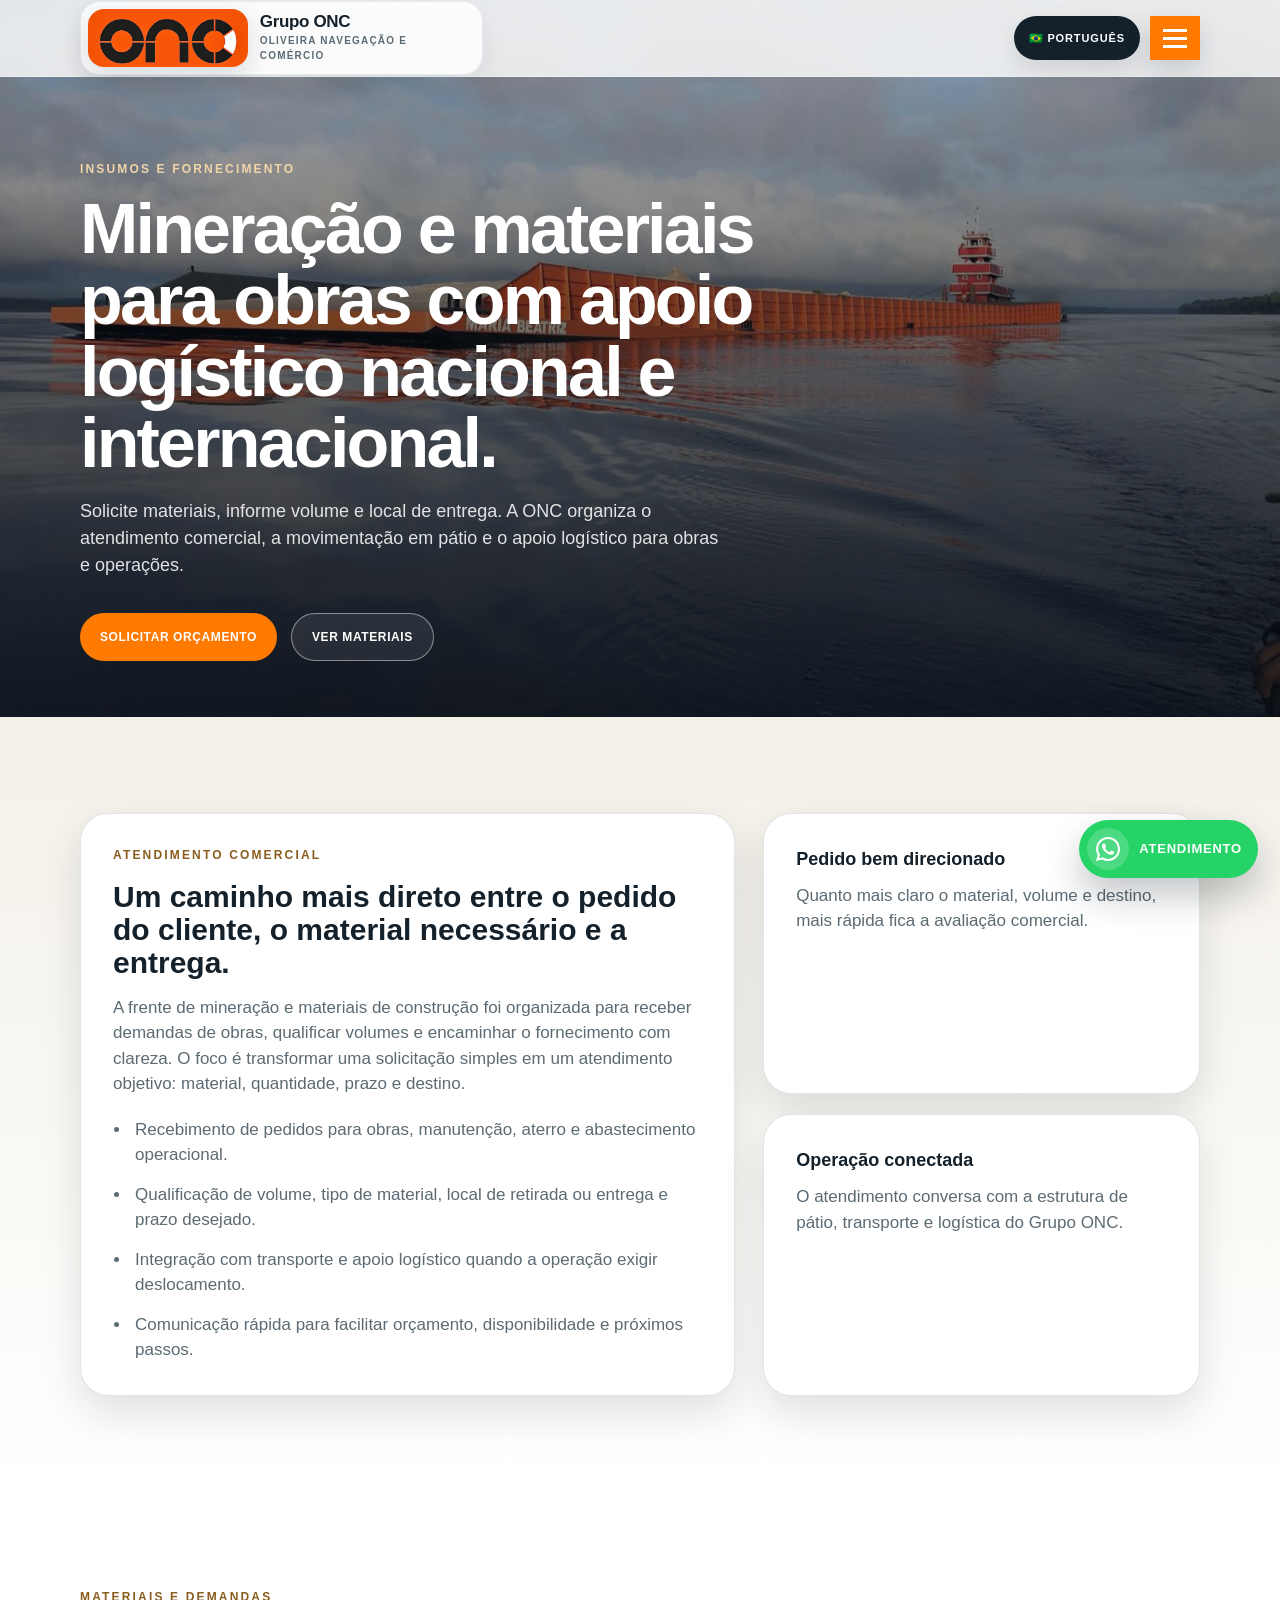
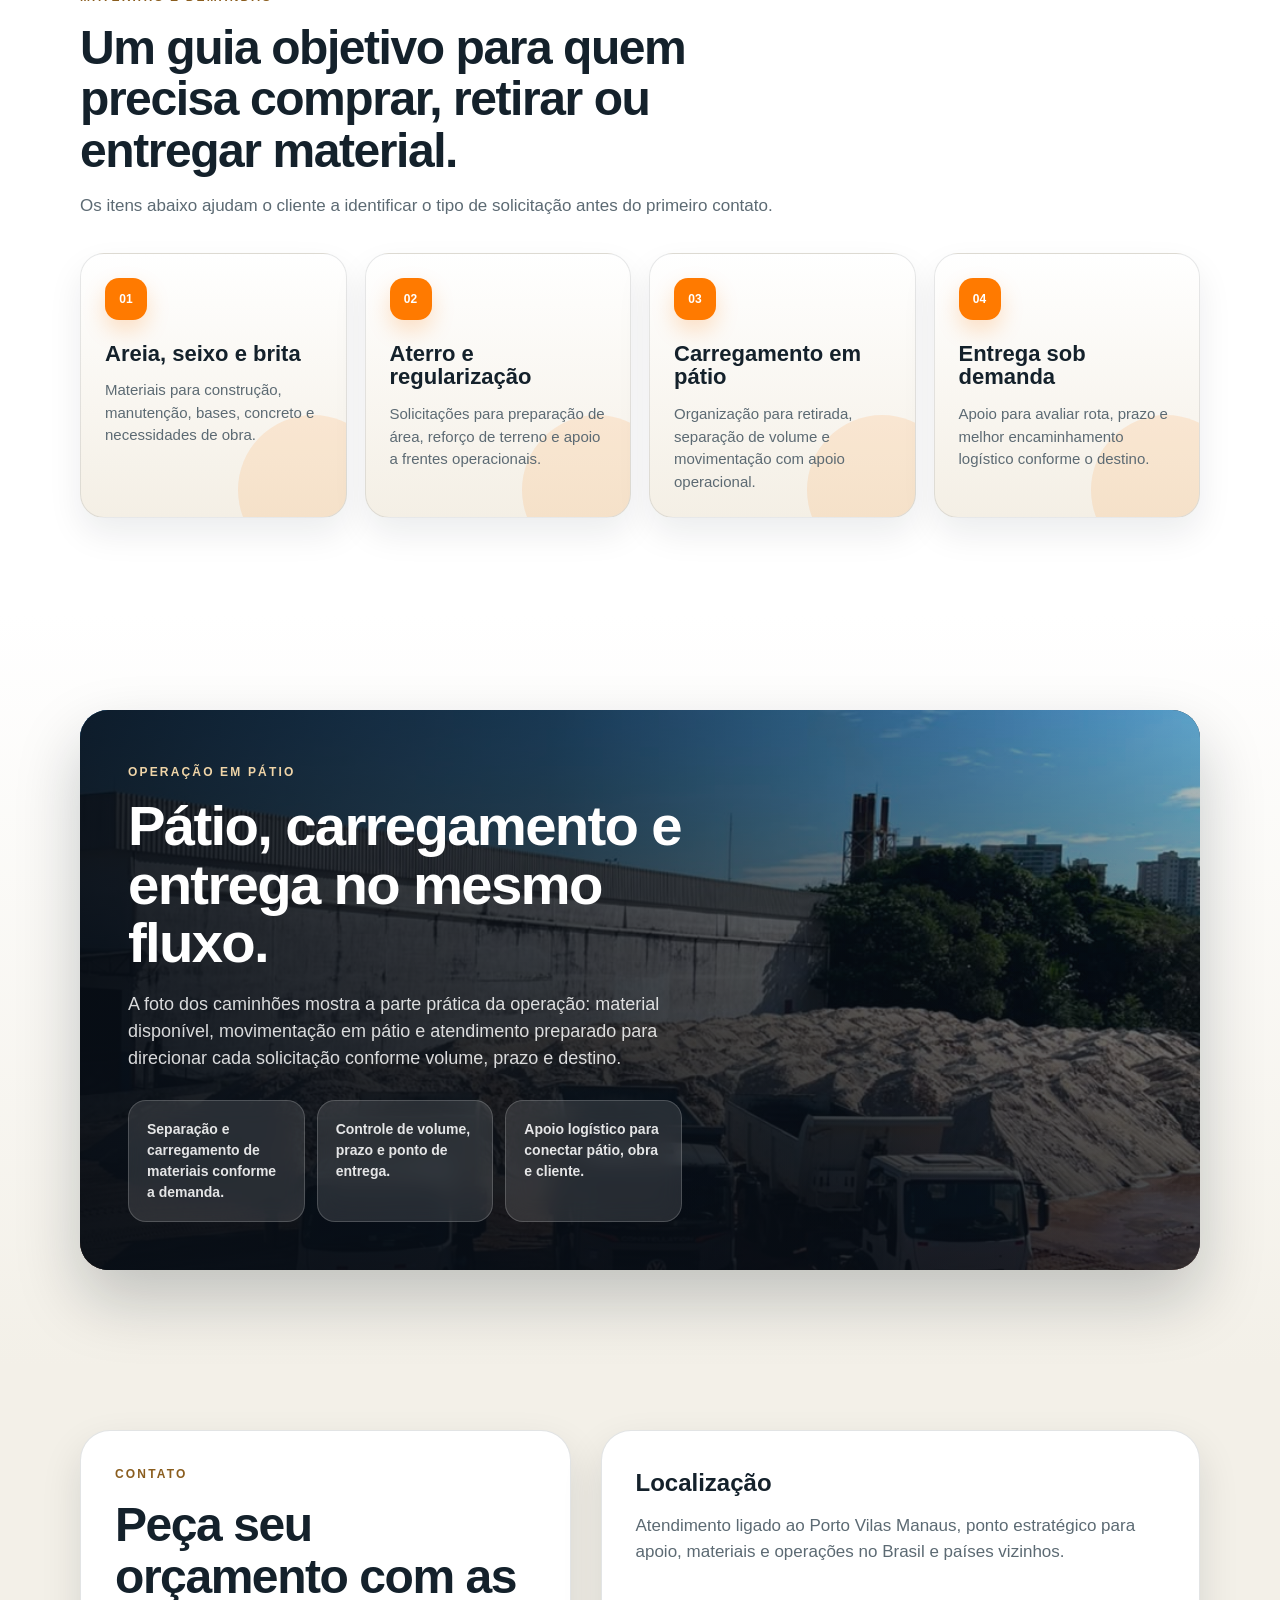
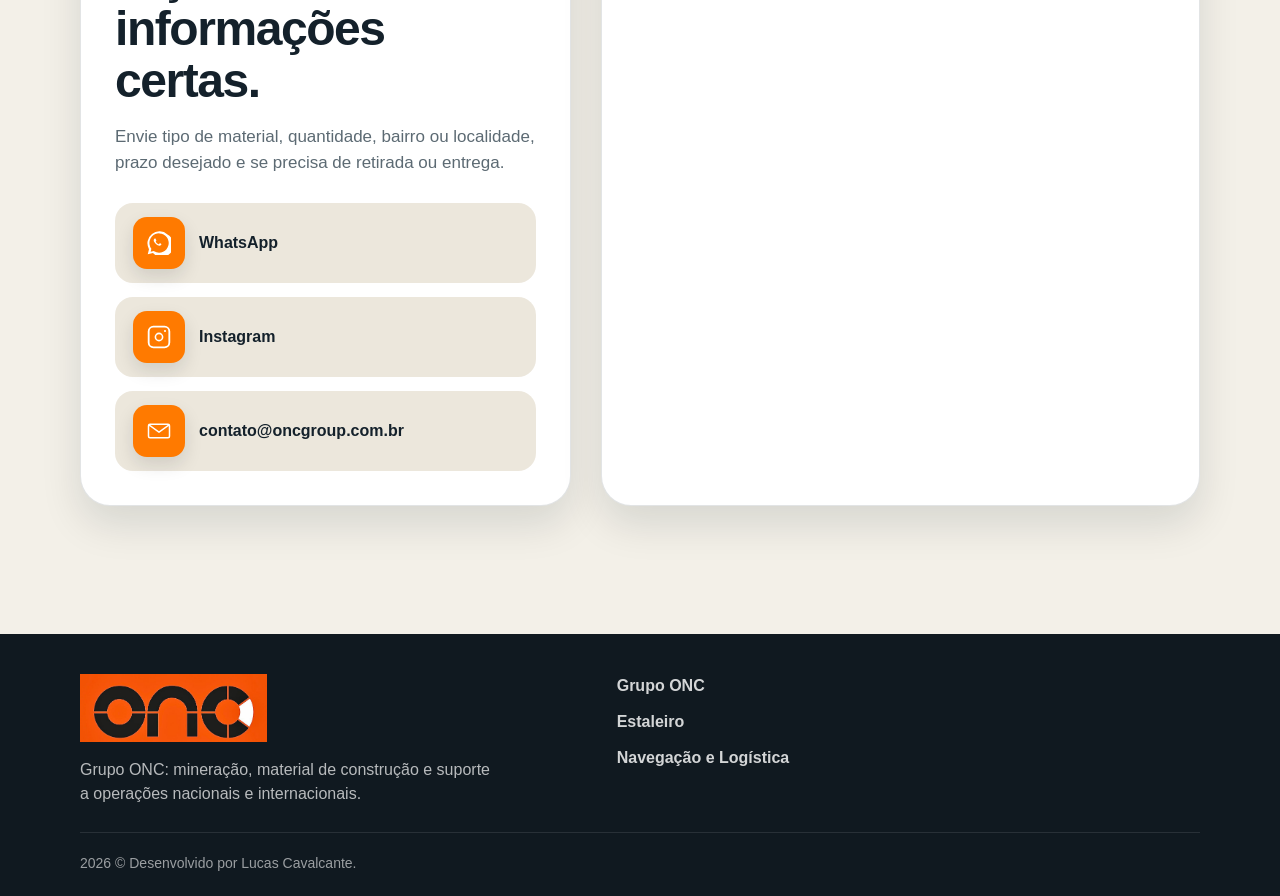
<file: mineracao-material-construcao.html>
<html lang='pt-BR'>
<head>
<meta charset='UTF-8'>
<meta name='viewport' content='width=device-width, initial-scale=1.0'>
<title>Mineração e Material de Construção | Grupo ONC</title>
<link rel='stylesheet' href='./css/style.css'>
</head>
<body>
<header class='header'>
<div class='container nav'>
<a href='./index.html' class='logo' aria-label='Página inicial do Grupo ONC'>
<img src='./img/logo-onc.jpeg' alt='Logo ONC'>
<span class='logo-copy'>
<strong>Grupo ONC</strong>
<small>Oliveira Navegação e Comércio</small>
</span>
</a>
<div class='header-actions'>
<div class='language-picker'>
<button class='language-button' type='button' aria-label='Trocar idioma' aria-expanded='false' aria-controls='language-options' data-language-toggle data-i18n-aria='languageButtonLabel'>
<span data-language-current>🇧🇷 Português</span>
</button>
<div class='language-options' id='language-options'>
<button type='button' data-language-option='pt-BR'>🇧🇷 Português</button>
<button type='button' data-language-option='en'>🇺🇸 English</button>
<button type='button' data-language-option='es'>🇪🇸 Español</button>
</div>
</div>
<div class='quick-menu'>
<button class='icon-menu-button' type='button' aria-label='Abrir links das frentes ONC' aria-expanded='false' aria-controls='service-links-menu' data-menu-toggle>
<span></span>
<span></span>
<span></span>
</button>
<div class='quick-menu-panel' id='service-links-menu'>
<a href='./estaleiro.html'>Estaleiro</a>
<a href='./navegacao-logistica.html'>Navegação e Logística</a>
<a href='./mineracao-material-construcao.html'>Mineração e Material de Construção</a>
</div>
</div>
</div>
</div>
</header>

<main>
<section class='inner-hero' style="background-image:url('./img/projeto-04.jpeg')">
<div class='container inner-hero-content'>
<span class='eyebrow'>Insumos e fornecimento</span>
<h1>Mineração e materiais para obras com apoio logístico nacional e internacional.</h1>
<p>Solicite materiais, informe volume e local de entrega. A ONC organiza o atendimento comercial, a movimentação em pátio e o apoio logístico para obras e operações.</p>
<div class='hero-actions'>
<a href='#contato' class='btn btn-primary'>Solicitar orçamento</a>
<a href='#materiais' class='btn btn-secondary'>Ver materiais</a>
</div>
</div>
</section>

<section class='section materials-intro-section'>
<div class='container inner-layout'>
<article class='detail-card'>
<span class='eyebrow dark'>Atendimento comercial</span>
<h2>Um caminho mais direto entre o pedido do cliente, o material necessário e a entrega.</h2>
<p>A frente de mineração e materiais de construção foi organizada para receber demandas de obras, qualificar volumes e encaminhar o fornecimento com clareza. O foco é transformar uma solicitação simples em um atendimento objetivo: material, quantidade, prazo e destino.</p>
<ul class='detail-list'>
<li>Recebimento de pedidos para obras, manutenção, aterro e abastecimento operacional.</li>
<li>Qualificação de volume, tipo de material, local de retirada ou entrega e prazo desejado.</li>
<li>Integração com transporte e apoio logístico quando a operação exigir deslocamento.</li>
<li>Comunicação rápida para facilitar orçamento, disponibilidade e próximos passos.</li>
</ul>
</article>
<div class='side-stack'>
<aside class='side-card'>
<strong>Pedido bem direcionado</strong>
<p>Quanto mais claro o material, volume e destino, mais rápida fica a avaliação comercial.</p>
</aside>
<aside class='side-card'>
<strong>Operação conectada</strong>
<p>O atendimento conversa com a estrutura de pátio, transporte e logística do Grupo ONC.</p>
</aside>
</div>
</div>
</section>

<section id='materiais' class='section services-section materials-supply-section'>
<div class='container'>
<div class='section-head'>
<span class='eyebrow dark'>Materiais e demandas</span>
<h2>Um guia objetivo para quem precisa comprar, retirar ou entregar material.</h2>
<p>Os itens abaixo ajudam o cliente a identificar o tipo de solicitação antes do primeiro contato.</p>
</div>
<div class='materials-grid'>
<article class='material-tile'>
<span>01</span>
<strong>Areia, seixo e brita</strong>
<p>Materiais para construção, manutenção, bases, concreto e necessidades de obra.</p>
</article>
<article class='material-tile'>
<span>02</span>
<strong>Aterro e regularização</strong>
<p>Solicitações para preparação de área, reforço de terreno e apoio a frentes operacionais.</p>
</article>
<article class='material-tile'>
<span>03</span>
<strong>Carregamento em pátio</strong>
<p>Organização para retirada, separação de volume e movimentação com apoio operacional.</p>
</article>
<article class='material-tile'>
<span>04</span>
<strong>Entrega sob demanda</strong>
<p>Apoio para avaliar rota, prazo e melhor encaminhamento logístico conforme o destino.</p>
</article>
</div>
</div>
</section>

<section class='section materials-operation-section'>
<div class='container'>
<article class='materials-operation photo-reveal from-left'>
<img class='operation-photo' src='./img/9.jpeg' alt='Caminhões em pátio com material de construção'>
<div class='operation-copy'>
<span class='eyebrow'>Operação em pátio</span>
<h2>Pátio, carregamento e entrega no mesmo fluxo.</h2>
<p>A foto dos caminhões mostra a parte prática da operação: material disponível, movimentação em pátio e atendimento preparado para direcionar cada solicitação conforme volume, prazo e destino.</p>
<ul class='operation-list'>
<li>Separação e carregamento de materiais conforme a demanda.</li>
<li>Controle de volume, prazo e ponto de entrega.</li>
<li>Apoio logístico para conectar pátio, obra e cliente.</li>
</ul>
</div>
</article>
</div>
</section>

<section id='contato' class='section contact-section'>
<div class='container contact-grid'>
<div class='contact-copy'>
<span class='eyebrow dark'>Contato</span>
<h2>Peça seu orçamento com as informações certas.</h2>
<p>Envie tipo de material, quantidade, bairro ou localidade, prazo desejado e se precisa de retirada ou entrega.</p>
<div class='contact-list'>
<a href='https://wa.me/559294124651?text=Ol%C3%A1%2C%20preciso%20de%20atendimento%20para%20minera%C3%A7%C3%A3o%20e%20material%20de%20constru%C3%A7%C3%A3o.' target='_blank' rel='noopener noreferrer'>
<span class='contact-icon' aria-hidden='true'>
<svg viewBox='0 0 32 32'>
<path d='M19.11 17.27c-.27-.14-1.59-.78-1.83-.87s-.42-.14-.59.14-.68.87-.83 1.05-.31.2-.58.07a7.33 7.33 0 0 1-2.17-1.34 8.12 8.12 0 0 1-1.5-1.86c-.16-.27 0-.42.12-.56.12-.12.27-.31.41-.47a1.8 1.8 0 0 0 .27-.45.5.5 0 0 0 0-.47c-.07-.14-.59-1.42-.81-1.95s-.43-.44-.59-.45h-.5a.93.93 0 0 0-.67.31 2.84 2.84 0 0 0-.89 2.11 4.94 4.94 0 0 0 1 2.62 11.2 11.2 0 0 0 4.29 3.79 14.59 14.59 0 0 0 1.44.53 3.46 3.46 0 0 0 1.58.1 2.58 2.58 0 0 0 1.7-1.2 2.09 2.09 0 0 0 .15-1.2c-.06-.1-.24-.17-.51-.31Z'/>
<path d='M27.27 4.69A15.89 15.89 0 0 0 2.65 24.17L1 31l7-1.58A15.89 15.89 0 1 0 27.27 4.69ZM16 28.84a12.75 12.75 0 0 1-6.49-1.77l-.46-.27-4.14.94.89-4-.3-.48A12.84 12.84 0 1 1 16 28.84Z'/>
</svg>
</span>
<span>WhatsApp</span>
</a>
<a href='https://www.instagram.com/oncestaleiro/' target='_blank' rel='noopener noreferrer'>
<span class='contact-icon' aria-hidden='true'>
<svg viewBox='0 0 32 32'>
<path d='M16 10.16A5.84 5.84 0 1 0 21.84 16 5.85 5.85 0 0 0 16 10.16Zm0 9.59A3.75 3.75 0 1 1 19.75 16 3.75 3.75 0 0 1 16 19.75Z'/>
<path d='M23.44 1H8.56A7.57 7.57 0 0 0 1 8.56v14.88A7.57 7.57 0 0 0 8.56 31h14.88A7.57 7.57 0 0 0 31 23.44V8.56A7.57 7.57 0 0 0 23.44 1Zm5.12 22.44a5.13 5.13 0 0 1-5.12 5.12H8.56a5.13 5.13 0 0 1-5.12-5.12V8.56a5.13 5.13 0 0 1 5.12-5.12h14.88a5.13 5.13 0 0 1 5.12 5.12Z'/>
<circle cx='24' cy='8' r='1.44'/>
</svg>
</span>
<span>Instagram</span>
</a>
<a href='mailto:contato@oncgroup.com.br'>
<span class='contact-icon' aria-hidden='true'>
<svg viewBox='0 0 32 32'>
<path d='M28 6H4a3 3 0 0 0-3 3v14a3 3 0 0 0 3 3h24a3 3 0 0 0 3-3V9a3 3 0 0 0-3-3Zm-.43 2L16 16.46 4.43 8ZM4 24a1 1 0 0 1-1-1V9.24l12.41 9.08a1 1 0 0 0 1.18 0L29 9.24V23a1 1 0 0 1-1 1Z'/>
</svg>
</span>
<span>contato@oncgroup.com.br</span>
</a>
</div>
</div>
<div class='contact-card'>
<h3>Localização</h3>
<p>Atendimento ligado ao Porto Vilas Manaus, ponto estratégico para apoio, materiais e operações no Brasil e países vizinhos.</p>
<iframe class='map' src='https://www.google.com/maps?q=Porto+Vilas+Manaus&output=embed' loading='lazy'></iframe>
</div>
</div>
</section>
</main>

<a href='https://wa.me/559294124651?text=Olá,%20gostaria%20de%20falar%20com%20a%20ONC.' class='floating-whatsapp' target='_blank' rel='noopener' aria-label='Falar com a ONC pelo WhatsApp'>
<span class='floating-whatsapp-icon' aria-hidden='true'>
<svg viewBox='0 0 24 24' focusable='false'>
<path d='M20.52 3.48A11.84 11.84 0 0 0 12.08 0C5.46 0 .08 5.38.08 12c0 2.11.55 4.18 1.6 6L0 24l6.16-1.61A11.95 11.95 0 0 0 12.08 24C18.7 24 24 18.62 24 12c0-3.2-1.24-6.21-3.48-8.52ZM12.08 21.9a9.88 9.88 0 0 1-5.04-1.38l-.36-.21-3.65.96.97-3.56-.23-.37A9.84 9.84 0 0 1 2.18 12c0-5.46 4.44-9.9 9.9-9.9 2.64 0 5.13 1.03 7 2.9A9.82 9.82 0 0 1 21.9 12c0 5.46-4.36 9.9-9.82 9.9Zm5.42-7.4c-.3-.15-1.76-.87-2.03-.97-.27-.1-.47-.15-.67.15-.2.3-.77.97-.94 1.17-.17.2-.35.22-.65.07-.3-.15-1.27-.47-2.42-1.49-.9-.8-1.5-1.78-1.67-2.08-.17-.3-.02-.46.13-.61.13-.13.3-.35.45-.52.15-.17.2-.3.3-.5.1-.2.05-.37-.02-.52-.08-.15-.67-1.62-.92-2.22-.24-.58-.49-.5-.67-.51h-.57c-.2 0-.52.07-.79.37-.27.3-1.04 1.02-1.04 2.49s1.07 2.89 1.22 3.09c.15.2 2.11 3.22 5.1 4.51.71.31 1.27.49 1.7.63.71.23 1.36.2 1.88.12.57-.09 1.76-.72 2.01-1.41.25-.7.25-1.3.17-1.42-.07-.13-.27-.2-.57-.35Z'/>
</svg>
</span>
<span>Atendimento</span>
</a>

<footer class='site-footer'>
<div class='container footer-layout'>
<div class='footer-brand'>
<img src='./img/logo-onc.jpeg' alt='Logo ONC'>
<p>Grupo ONC: mineração, material de construção e suporte a operações nacionais e internacionais.</p>
</div>
<div class='footer-links'>
<a href='./index.html'>Grupo ONC</a>
<a href='./estaleiro.html'>Estaleiro</a>
<a href='./navegacao-logistica.html'>Navegação e Logística</a>
</div>
</div>
<div class='container footer-bottom'>
<p>2026 &copy; Desenvolvido por Lucas Cavalcante.</p>
</div>
</footer>
<script src='./js/script.js'></script>
</body>
</html>
</file>
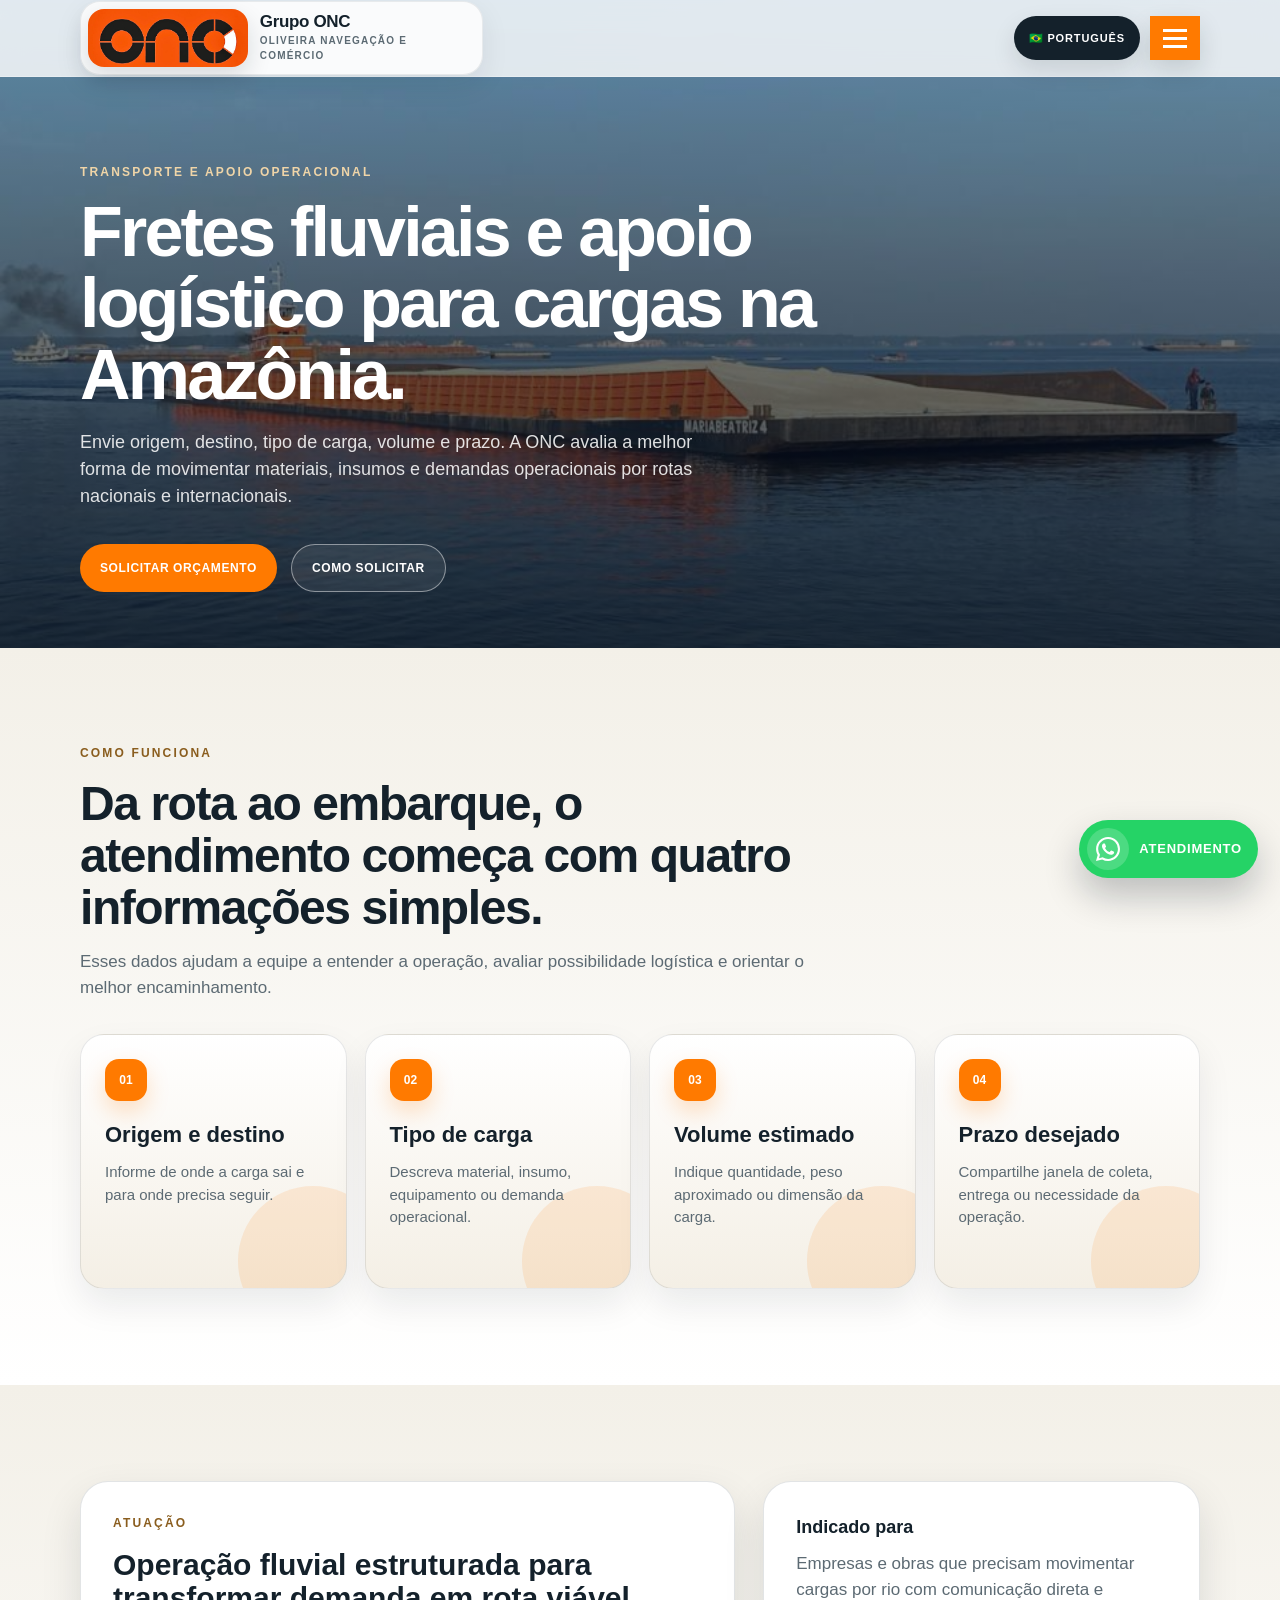
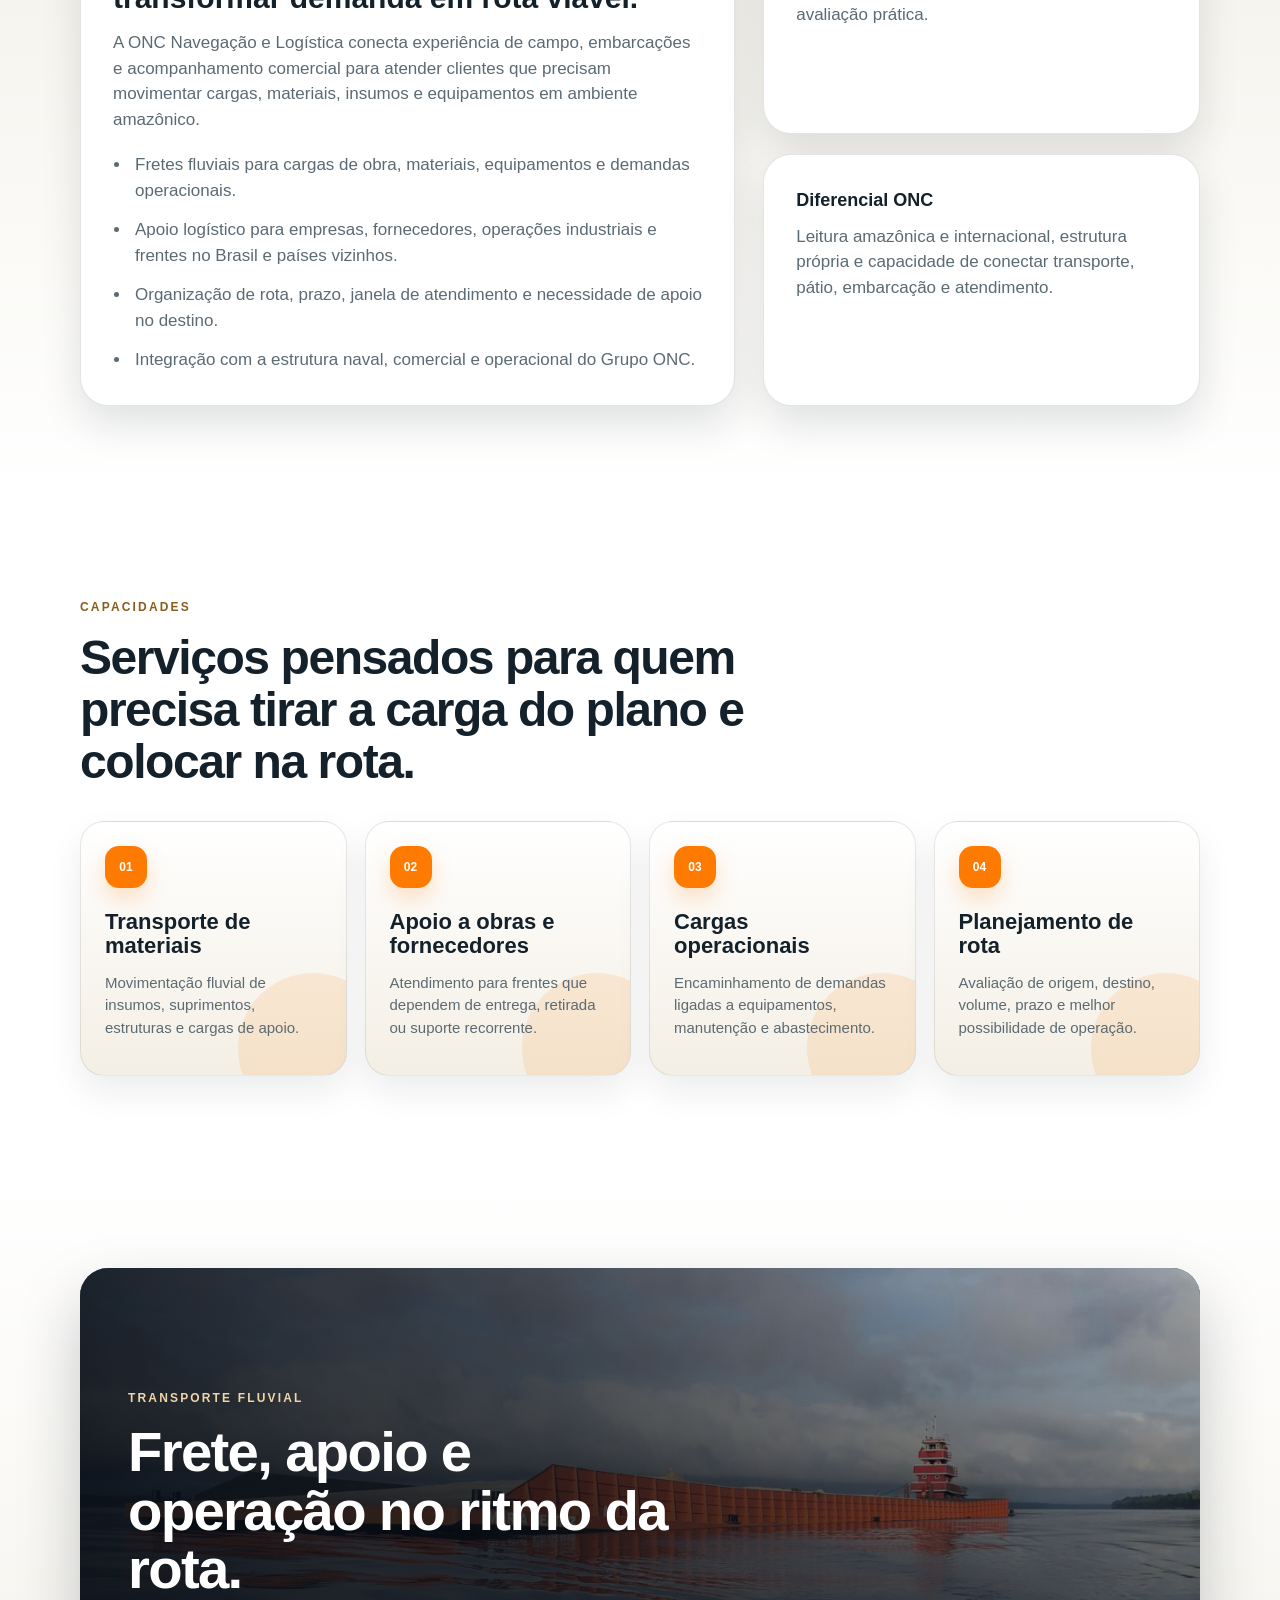
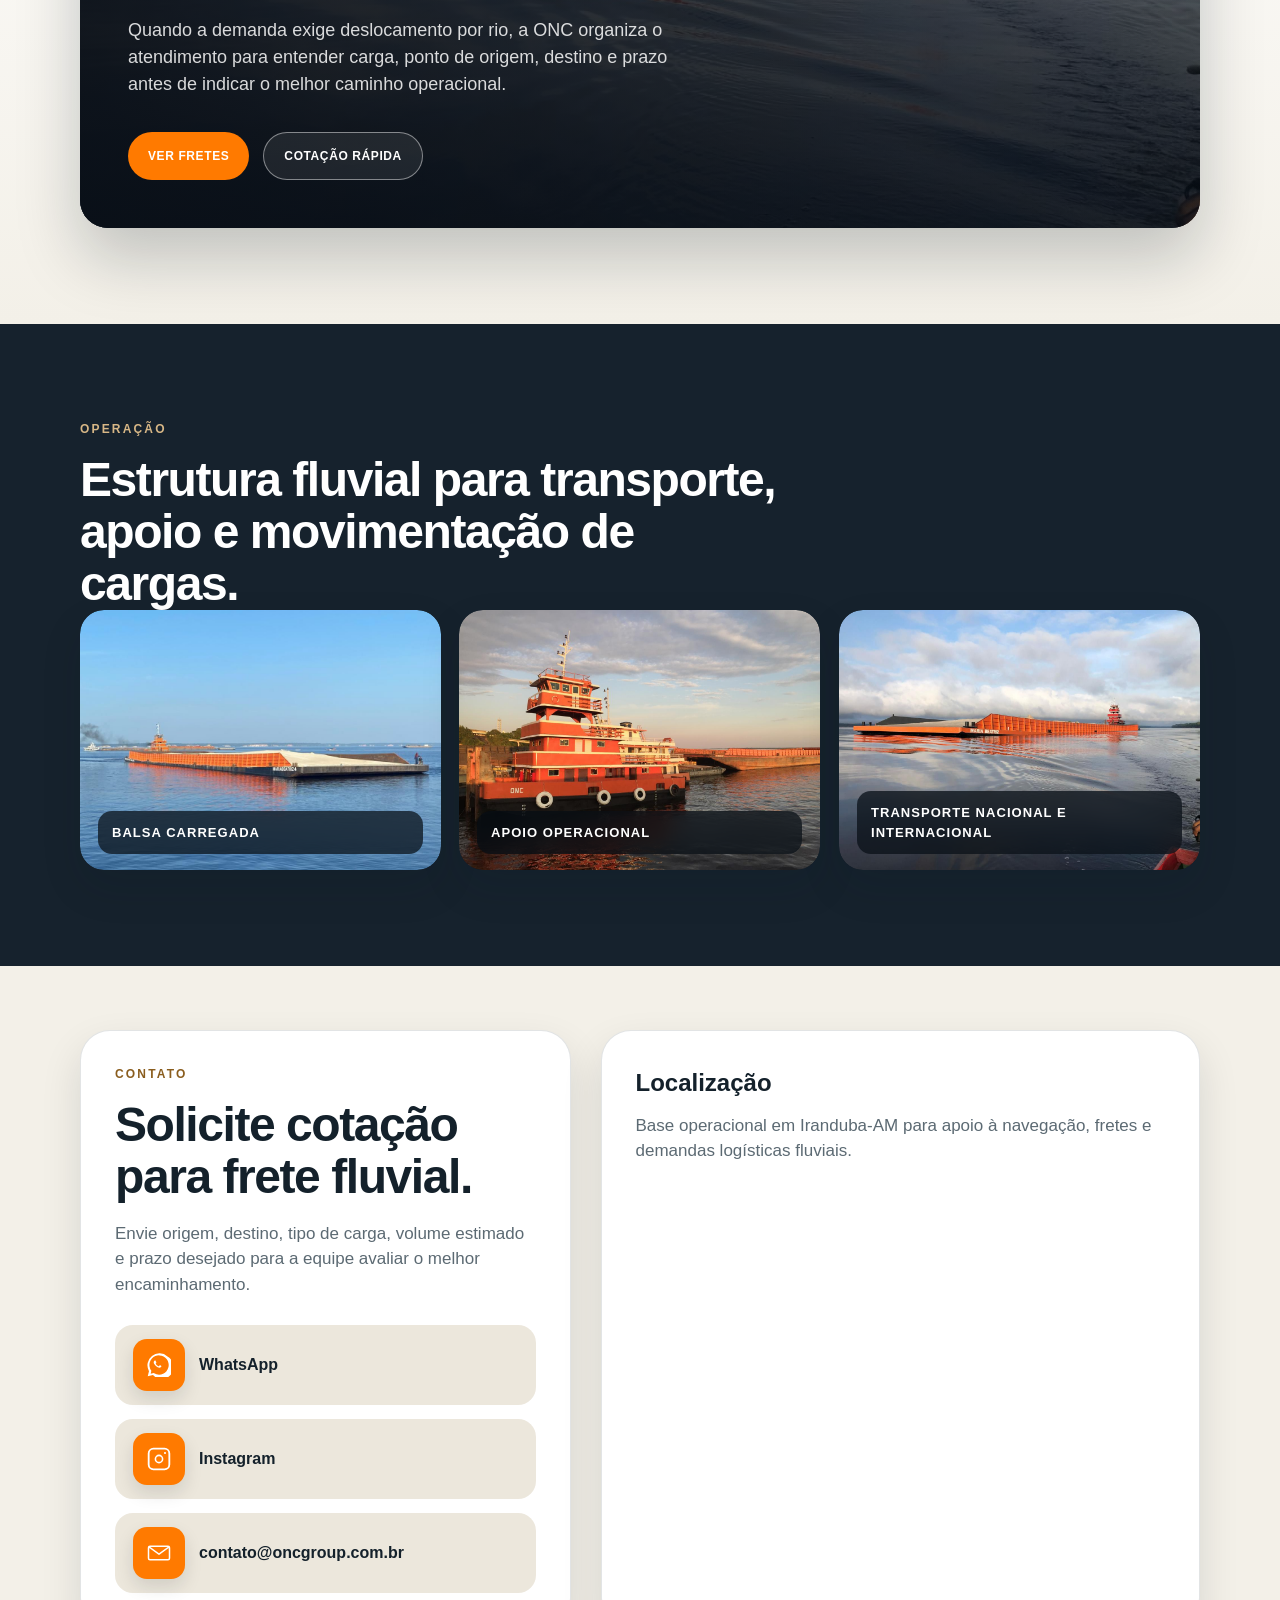
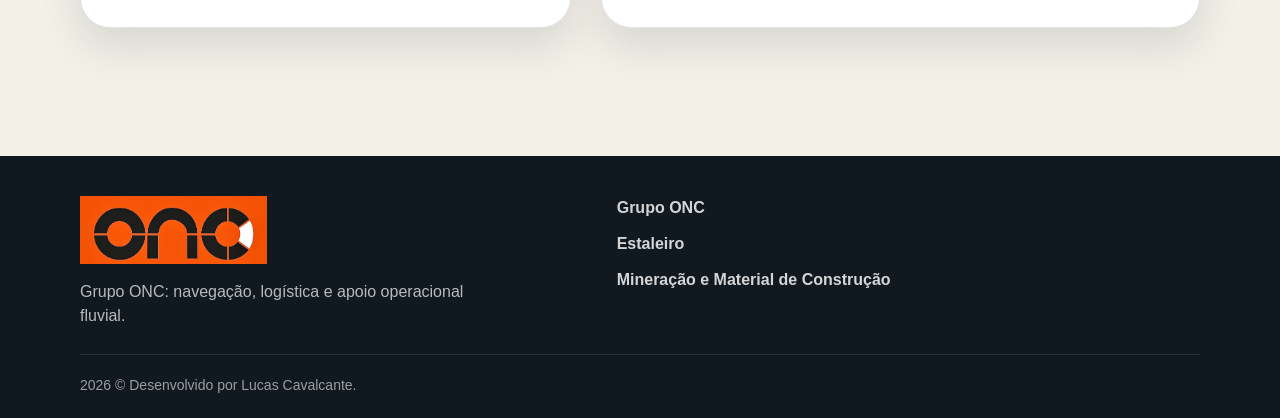
<file: navegacao-logistica.html>
<html lang='pt-BR'>
<head>
<meta charset='UTF-8'>
<meta name='viewport' content='width=device-width, initial-scale=1.0'>
<title>Navegação e Logística | Grupo ONC</title>
<link rel='stylesheet' href='./css/style.css'>
</head>
<body>
<header class='header'>
<div class='container nav'>
<a href='./index.html' class='logo' aria-label='Página inicial do Grupo ONC'>
<img src='./img/logo-onc.jpeg' alt='Logo ONC'>
<span class='logo-copy'>
<strong>Grupo ONC</strong>
<small>Oliveira Navegação e Comércio</small>
</span>
</a>
<div class='header-actions'>
<div class='language-picker'>
<button class='language-button' type='button' aria-label='Trocar idioma' aria-expanded='false' aria-controls='language-options' data-language-toggle data-i18n-aria='languageButtonLabel'>
<span data-language-current>🇧🇷 Português</span>
</button>
<div class='language-options' id='language-options'>
<button type='button' data-language-option='pt-BR'>🇧🇷 Português</button>
<button type='button' data-language-option='en'>🇺🇸 English</button>
<button type='button' data-language-option='es'>🇪🇸 Español</button>
</div>
</div>
<div class='quick-menu'>
<button class='icon-menu-button' type='button' aria-label='Abrir links das frentes ONC' aria-expanded='false' aria-controls='service-links-menu' data-menu-toggle>
<span></span>
<span></span>
<span></span>
</button>
<div class='quick-menu-panel' id='service-links-menu'>
<a href='./estaleiro.html'>Estaleiro</a>
<a href='./navegacao-logistica.html'>Navegação e Logística</a>
<a href='./mineracao-material-construcao.html'>Mineração e Material de Construção</a>
</div>
</div>
</div>
</div>
</header>

<main>
<section class='inner-hero' style="background-image:url('./img/7.jpeg')">
<div class='container inner-hero-content'>
<span class='eyebrow'>Transporte e apoio operacional</span>
<h1>Fretes fluviais e apoio logístico para cargas na Amazônia.</h1>
<p>Envie origem, destino, tipo de carga, volume e prazo. A ONC avalia a melhor forma de movimentar materiais, insumos e demandas operacionais por rotas nacionais e internacionais.</p>
<div class='hero-actions'>
<a href='#contato' class='btn btn-primary'>Solicitar orçamento</a>
<a href='#como-funciona' class='btn btn-secondary'>Como solicitar</a>
</div>
</div>
</section>

<section id='como-funciona' class='section logistics-flow-section'>
<div class='container'>
<div class='section-head'>
<span class='eyebrow dark'>Como funciona</span>
<h2>Da rota ao embarque, o atendimento começa com quatro informações simples.</h2>
<p>Esses dados ajudam a equipe a entender a operação, avaliar possibilidade logística e orientar o melhor encaminhamento.</p>
</div>
<div class='materials-grid logistics-steps'>
<article class='material-tile'>
<span>01</span>
<strong>Origem e destino</strong>
<p>Informe de onde a carga sai e para onde precisa seguir.</p>
</article>
<article class='material-tile'>
<span>02</span>
<strong>Tipo de carga</strong>
<p>Descreva material, insumo, equipamento ou demanda operacional.</p>
</article>
<article class='material-tile'>
<span>03</span>
<strong>Volume estimado</strong>
<p>Indique quantidade, peso aproximado ou dimensão da carga.</p>
</article>
<article class='material-tile'>
<span>04</span>
<strong>Prazo desejado</strong>
<p>Compartilhe janela de coleta, entrega ou necessidade da operação.</p>
</article>
</div>
</div>
</section>

<section class='section logistics-intro-section'>
<div class='container inner-layout'>
<article class='detail-card'>
<span class='eyebrow dark'>Atuação</span>
<h2>Operação fluvial estruturada para transformar demanda em rota viável.</h2>
<p>A ONC Navegação e Logística conecta experiência de campo, embarcações e acompanhamento comercial para atender clientes que precisam movimentar cargas, materiais, insumos e equipamentos em ambiente amazônico.</p>
<ul class='detail-list'>
<li>Fretes fluviais para cargas de obra, materiais, equipamentos e demandas operacionais.</li>
<li>Apoio logístico para empresas, fornecedores, operações industriais e frentes no Brasil e países vizinhos.</li>
<li>Organização de rota, prazo, janela de atendimento e necessidade de apoio no destino.</li>
<li>Integração com a estrutura naval, comercial e operacional do Grupo ONC.</li>
</ul>
</article>
<div class='side-stack'>
<aside class='side-card'>
<strong>Indicado para</strong>
<p>Empresas e obras que precisam movimentar cargas por rio com comunicação direta e avaliação prática.</p>
</aside>
<aside class='side-card'>
<strong>Diferencial ONC</strong>
<p>Leitura amazônica e internacional, estrutura própria e capacidade de conectar transporte, pátio, embarcação e atendimento.</p>
</aside>
</div>
</div>
</section>

<section class='section services-section logistics-capabilities-section'>
<div class='container'>
<div class='section-head'>
<span class='eyebrow dark'>Capacidades</span>
<h2>Serviços pensados para quem precisa tirar a carga do plano e colocar na rota.</h2>
</div>
<div class='materials-grid logistics-grid'>
<article class='material-tile'>
<span>01</span>
<strong>Transporte de materiais</strong>
<p>Movimentação fluvial de insumos, suprimentos, estruturas e cargas de apoio.</p>
</article>
<article class='material-tile'>
<span>02</span>
<strong>Apoio a obras e fornecedores</strong>
<p>Atendimento para frentes que dependem de entrega, retirada ou suporte recorrente.</p>
</article>
<article class='material-tile'>
<span>03</span>
<strong>Cargas operacionais</strong>
<p>Encaminhamento de demandas ligadas a equipamentos, manutenção e abastecimento.</p>
</article>
<article class='material-tile'>
<span>04</span>
<strong>Planejamento de rota</strong>
<p>Avaliação de origem, destino, volume, prazo e melhor possibilidade de operação.</p>
</article>
</div>
</div>
</section>

<section class='section logistics-feature-section'>
<div class='container'>
<article class='logistics-feature photo-reveal from-left'>
<img class='operation-photo' src='./img/projeto-04.jpeg' alt='Balsa transportando materiais em operação fluvial'>
<div class='operation-copy'>
<span class='eyebrow'>Transporte fluvial</span>
<h2>Frete, apoio e operação no ritmo da rota.</h2>
<p>Quando a demanda exige deslocamento por rio, a ONC organiza o atendimento para entender carga, ponto de origem, destino e prazo antes de indicar o melhor caminho operacional.</p>
<div class='hero-actions'>
<a href='./fretes.html' class='btn btn-primary'>Ver fretes</a>
<a href='#contato' class='btn btn-secondary'>Cotação rápida</a>
</div>
</div>
</article>
</div>
</section>

<section class='section projects-section'>
<div class='container'>
<div class='section-head'>
<span class='eyebrow dark'>Operação</span>
<h2>Estrutura fluvial para transporte, apoio e movimentação de cargas.</h2>
</div>
<div class='gallery-strip caption-gallery'>
<figure class='photo-reveal'>
<img src='./img/7.jpeg' alt='Balsa em operação fluvial'>
<figcaption>Balsa carregada</figcaption>
</figure>
<figure class='photo-reveal'>
<img src='./img/5.jpeg' alt='Empurrador ONC em apoio operacional'>
<figcaption>Apoio operacional</figcaption>
</figure>
<figure class='photo-reveal'>
<img src='./img/projeto-04.jpeg' alt='Estrutura de transporte fluvial'>
<figcaption>Transporte nacional e internacional</figcaption>
</figure>
</div>
</div>
</section>

<section id='contato' class='section contact-section'>
<div class='container contact-grid'>
<div class='contact-copy'>
<span class='eyebrow dark'>Contato</span>
<h2>Solicite cotação para frete fluvial.</h2>
<p>Envie origem, destino, tipo de carga, volume estimado e prazo desejado para a equipe avaliar o melhor encaminhamento.</p>
<div class='contact-list'>
<a href='https://wa.me/559294124651?text=Ol%C3%A1%2C%20preciso%20de%20atendimento%20para%20navega%C3%A7%C3%A3o%20e%20log%C3%ADstica.' target='_blank' rel='noopener noreferrer'>
<span class='contact-icon' aria-hidden='true'>
<svg viewBox='0 0 32 32'>
<path d='M19.11 17.27c-.27-.14-1.59-.78-1.83-.87s-.42-.14-.59.14-.68.87-.83 1.05-.31.2-.58.07a7.33 7.33 0 0 1-2.17-1.34 8.12 8.12 0 0 1-1.5-1.86c-.16-.27 0-.42.12-.56.12-.12.27-.31.41-.47a1.8 1.8 0 0 0 .27-.45.5.5 0 0 0 0-.47c-.07-.14-.59-1.42-.81-1.95s-.43-.44-.59-.45h-.5a.93.93 0 0 0-.67.31 2.84 2.84 0 0 0-.89 2.11 4.94 4.94 0 0 0 1 2.62 11.2 11.2 0 0 0 4.29 3.79 14.59 14.59 0 0 0 1.44.53 3.46 3.46 0 0 0 1.58.1 2.58 2.58 0 0 0 1.7-1.2 2.09 2.09 0 0 0 .15-1.2c-.06-.1-.24-.17-.51-.31Z'/>
<path d='M27.27 4.69A15.89 15.89 0 0 0 2.65 24.17L1 31l7-1.58A15.89 15.89 0 1 0 27.27 4.69ZM16 28.84a12.75 12.75 0 0 1-6.49-1.77l-.46-.27-4.14.94.89-4-.3-.48A12.84 12.84 0 1 1 16 28.84Z'/>
</svg>
</span>
<span>WhatsApp</span>
</a>
<a href='https://www.instagram.com/oncestaleiro/' target='_blank' rel='noopener noreferrer'>
<span class='contact-icon' aria-hidden='true'>
<svg viewBox='0 0 32 32'>
<path d='M16 10.16A5.84 5.84 0 1 0 21.84 16 5.85 5.85 0 0 0 16 10.16Zm0 9.59A3.75 3.75 0 1 1 19.75 16 3.75 3.75 0 0 1 16 19.75Z'/>
<path d='M23.44 1H8.56A7.57 7.57 0 0 0 1 8.56v14.88A7.57 7.57 0 0 0 8.56 31h14.88A7.57 7.57 0 0 0 31 23.44V8.56A7.57 7.57 0 0 0 23.44 1Zm5.12 22.44a5.13 5.13 0 0 1-5.12 5.12H8.56a5.13 5.13 0 0 1-5.12-5.12V8.56a5.13 5.13 0 0 1 5.12-5.12h14.88a5.13 5.13 0 0 1 5.12 5.12Z'/>
<circle cx='24' cy='8' r='1.44'/>
</svg>
</span>
<span>Instagram</span>
</a>
<a href='mailto:contato@oncgroup.com.br'>
<span class='contact-icon' aria-hidden='true'>
<svg viewBox='0 0 32 32'>
<path d='M28 6H4a3 3 0 0 0-3 3v14a3 3 0 0 0 3 3h24a3 3 0 0 0 3-3V9a3 3 0 0 0-3-3Zm-.43 2L16 16.46 4.43 8ZM4 24a1 1 0 0 1-1-1V9.24l12.41 9.08a1 1 0 0 0 1.18 0L29 9.24V23a1 1 0 0 1-1 1Z'/>
</svg>
</span>
<span>contato@oncgroup.com.br</span>
</a>
</div>
</div>
<div class='contact-card'>
<h3>Localização</h3>
<p>Base operacional em Iranduba-AM para apoio à navegação, fretes e demandas logísticas fluviais.</p>
<iframe class='map' src='https://www.google.com/maps?q=Estaleiro+ONC+Iranduba&output=embed' loading='lazy'></iframe>
</div>
</div>
</section>
</main>

<a href='https://wa.me/559294124651?text=Olá,%20gostaria%20de%20falar%20com%20a%20ONC.' class='floating-whatsapp' target='_blank' rel='noopener' aria-label='Falar com a ONC pelo WhatsApp'>
<span class='floating-whatsapp-icon' aria-hidden='true'>
<svg viewBox='0 0 24 24' focusable='false'>
<path d='M20.52 3.48A11.84 11.84 0 0 0 12.08 0C5.46 0 .08 5.38.08 12c0 2.11.55 4.18 1.6 6L0 24l6.16-1.61A11.95 11.95 0 0 0 12.08 24C18.7 24 24 18.62 24 12c0-3.2-1.24-6.21-3.48-8.52ZM12.08 21.9a9.88 9.88 0 0 1-5.04-1.38l-.36-.21-3.65.96.97-3.56-.23-.37A9.84 9.84 0 0 1 2.18 12c0-5.46 4.44-9.9 9.9-9.9 2.64 0 5.13 1.03 7 2.9A9.82 9.82 0 0 1 21.9 12c0 5.46-4.36 9.9-9.82 9.9Zm5.42-7.4c-.3-.15-1.76-.87-2.03-.97-.27-.1-.47-.15-.67.15-.2.3-.77.97-.94 1.17-.17.2-.35.22-.65.07-.3-.15-1.27-.47-2.42-1.49-.9-.8-1.5-1.78-1.67-2.08-.17-.3-.02-.46.13-.61.13-.13.3-.35.45-.52.15-.17.2-.3.3-.5.1-.2.05-.37-.02-.52-.08-.15-.67-1.62-.92-2.22-.24-.58-.49-.5-.67-.51h-.57c-.2 0-.52.07-.79.37-.27.3-1.04 1.02-1.04 2.49s1.07 2.89 1.22 3.09c.15.2 2.11 3.22 5.1 4.51.71.31 1.27.49 1.7.63.71.23 1.36.2 1.88.12.57-.09 1.76-.72 2.01-1.41.25-.7.25-1.3.17-1.42-.07-.13-.27-.2-.57-.35Z'/>
</svg>
</span>
<span>Atendimento</span>
</a>

<footer class='site-footer'>
<div class='container footer-layout'>
<div class='footer-brand'>
<img src='./img/logo-onc.jpeg' alt='Logo ONC'>
<p>Grupo ONC: navegação, logística e apoio operacional fluvial.</p>
</div>
<div class='footer-links'>
<a href='./index.html'>Grupo ONC</a>
<a href='./estaleiro.html'>Estaleiro</a>
<a href='./mineracao-material-construcao.html'>Mineração e Material de Construção</a>
</div>
</div>
<div class='container footer-bottom'>
<p>2026 &copy; Desenvolvido por Lucas Cavalcante.</p>
</div>
</footer>
<script src='./js/script.js'></script>
</body>
</html>
</file>
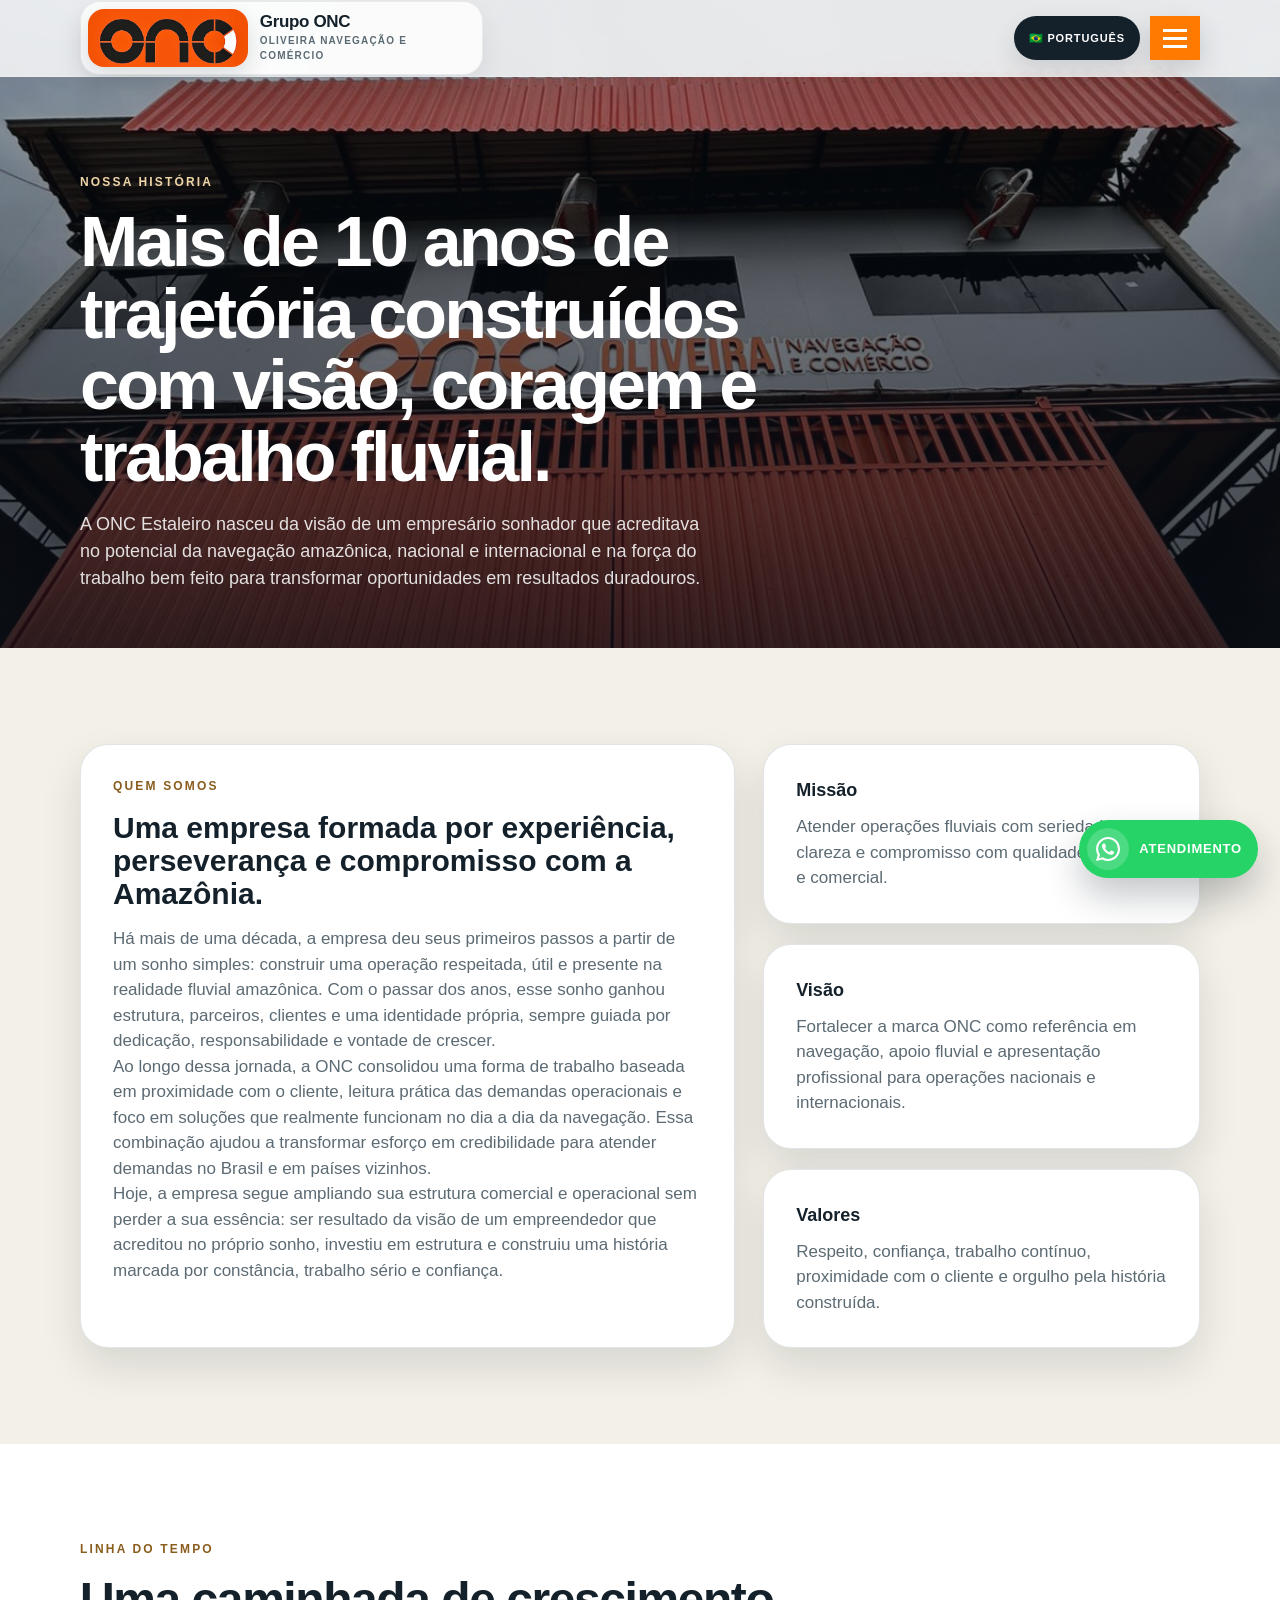
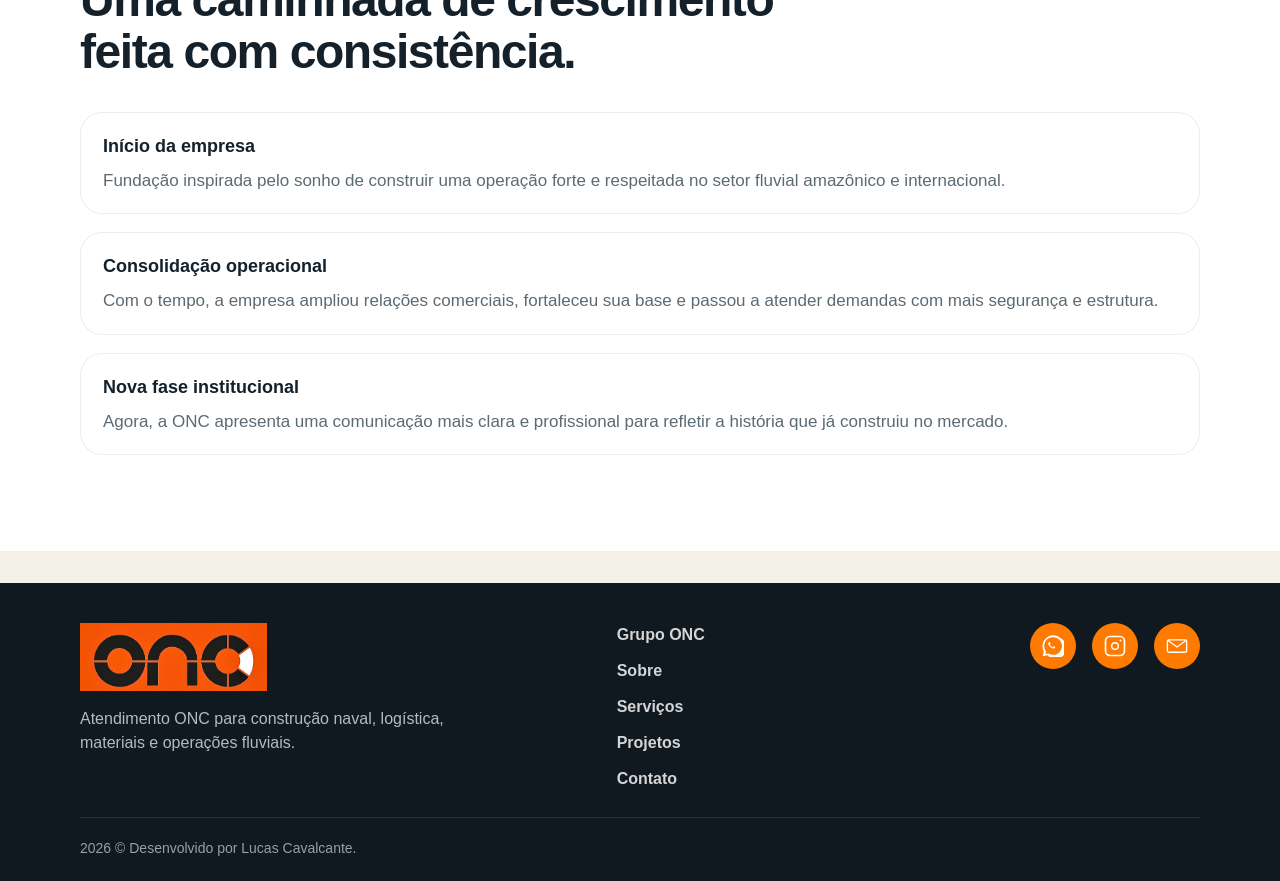
<file: sobre.html>
<html lang='pt-BR'>
<head>
<meta charset='UTF-8'>
<meta name='viewport' content='width=device-width, initial-scale=1.0'>
<title>Sobre a ONC Estaleiro</title>
<link rel='stylesheet' href='./css/style.css'>
</head>
<body>
<header class='header'>
<div class='container nav'>
<a href='./index.html' class='logo' aria-label='Página inicial do Grupo ONC'>
<img src='./img/logo-onc.jpeg' alt='Logo ONC'>
<span class='logo-copy'>
<strong>Grupo ONC</strong>
<small>Oliveira Navegação e Comércio</small>
</span>
</a>
<div class='header-actions'>
<div class='language-picker'>
<button class='language-button' type='button' aria-label='Trocar idioma' aria-expanded='false' aria-controls='language-options' data-language-toggle data-i18n-aria='languageButtonLabel'>
<span data-language-current>🇧🇷 Português</span>
</button>
<div class='language-options' id='language-options'>
<button type='button' data-language-option='pt-BR'>🇧🇷 Português</button>
<button type='button' data-language-option='en'>🇺🇸 English</button>
<button type='button' data-language-option='es'>🇪🇸 Español</button>
</div>
</div>
<div class='quick-menu'>
<button class='icon-menu-button' type='button' aria-label='Abrir links das frentes ONC' aria-expanded='false' aria-controls='service-links-menu' data-menu-toggle>
<span></span>
<span></span>
<span></span>
</button>
<div class='quick-menu-panel' id='service-links-menu'>
<a href='./estaleiro.html'>Estaleiro</a>
<a href='./navegacao-logistica.html'>Navegação e Logística</a>
<a href='./mineracao-material-construcao.html'>Mineração e Material de Construção</a>
</div>
</div>
</div>
</div>
</header>

<main>
<section class='inner-hero' style="background-image:url('./img/fachada.jpg')">
<div class='container inner-hero-content'>
<span class='eyebrow'>Nossa história</span>
<h1>Mais de 10 anos de trajetória construídos com visão, coragem e trabalho fluvial.</h1>
<p>A ONC Estaleiro nasceu da visão de um empresário sonhador que acreditava no potencial da navegação amazônica, nacional e internacional e na força do trabalho
    bem feito para transformar oportunidades em resultados duradouros.</p>
</div>
</section>

<section class='section'>
<div class='container inner-layout'>
<article class='detail-card'>
<span class='eyebrow dark'>Quem somos</span>
<h2>Uma empresa formada por experiência, perseverança e compromisso com a Amazônia.</h2>
<p>Há mais de uma década, a empresa deu seus primeiros passos a partir de um sonho simples: construir uma operação respeitada, útil e presente na realidade fluvial amazônica.
    Com o passar dos anos, esse sonho ganhou estrutura, parceiros, clientes e uma identidade própria, sempre guiada por dedicação, responsabilidade e vontade de crescer.</p>
<p>Ao longo dessa jornada, a ONC consolidou uma forma de trabalho baseada em proximidade com o cliente, leitura prática das demandas operacionais e foco em soluções que realmente funcionam no dia a dia da navegação.
     Essa combinação ajudou a transformar esforço em credibilidade para atender demandas no Brasil e em países vizinhos.</p>
<p>Hoje, a empresa segue ampliando sua estrutura comercial e operacional sem perder a sua essência: ser resultado da visão de um empreendedor que acreditou no próprio sonho, investiu em estrutura e construiu uma história marcada por constância, trabalho sério e confiança.</p>
</article>
<div class='side-stack'>
<aside class='side-card'>
<strong>Missão</strong>
<p>Atender operações fluviais com seriedade, clareza e compromisso com qualidade estrutural e comercial.</p>
</aside>
<aside class='side-card'>
<strong>Visão</strong>
<p>Fortalecer a marca ONC como referência em navegação, apoio fluvial e apresentação profissional para operações nacionais e internacionais.</p>
</aside>
<aside class='side-card'>
<strong>Valores</strong>
<p>Respeito, confiança, trabalho contínuo, proximidade com o cliente e orgulho pela história construída.</p>
</aside>
</div>
</div>
</section>

<section class='section services-section'>
<div class='container'>
<div class='section-head'>
<span class='eyebrow dark'>Linha do tempo</span>
<h2>Uma caminhada de crescimento feita com consistência.</h2>
</div>
<div class='feature-list timeline-list'>
<div class='feature-item'>
<strong>Início da empresa</strong>
<p>Fundação inspirada pelo sonho de construir uma operação forte e respeitada no setor fluvial amazônico e internacional.</p>
</div>
<div class='feature-item'>
<strong>Consolidação operacional</strong>
<p>Com o tempo, a empresa ampliou relações comerciais, fortaleceu sua base e passou a atender demandas com mais segurança e estrutura.</p>
</div>
<div class='feature-item'>
<strong>Nova fase institucional</strong>
<p>Agora, a ONC apresenta uma comunicação mais clara e profissional para refletir a história que já construiu no mercado.</p>
</div>
</div>
</div>
</section>
</main>

<a href='https://wa.me/559294124651?text=Olá,%20gostaria%20de%20falar%20com%20a%20ONC.' class='floating-whatsapp' target='_blank' rel='noopener' aria-label='Falar com a ONC pelo WhatsApp'>
<span class='floating-whatsapp-icon' aria-hidden='true'>
<svg viewBox='0 0 24 24' focusable='false'>
<path d='M20.52 3.48A11.84 11.84 0 0 0 12.08 0C5.46 0 .08 5.38.08 12c0 2.11.55 4.18 1.6 6L0 24l6.16-1.61A11.95 11.95 0 0 0 12.08 24C18.7 24 24 18.62 24 12c0-3.2-1.24-6.21-3.48-8.52ZM12.08 21.9a9.88 9.88 0 0 1-5.04-1.38l-.36-.21-3.65.96.97-3.56-.23-.37A9.84 9.84 0 0 1 2.18 12c0-5.46 4.44-9.9 9.9-9.9 2.64 0 5.13 1.03 7 2.9A9.82 9.82 0 0 1 21.9 12c0 5.46-4.36 9.9-9.82 9.9Zm5.42-7.4c-.3-.15-1.76-.87-2.03-.97-.27-.1-.47-.15-.67.15-.2.3-.77.97-.94 1.17-.17.2-.35.22-.65.07-.3-.15-1.27-.47-2.42-1.49-.9-.8-1.5-1.78-1.67-2.08-.17-.3-.02-.46.13-.61.13-.13.3-.35.45-.52.15-.17.2-.3.3-.5.1-.2.05-.37-.02-.52-.08-.15-.67-1.62-.92-2.22-.24-.58-.49-.5-.67-.51h-.57c-.2 0-.52.07-.79.37-.27.3-1.04 1.02-1.04 2.49s1.07 2.89 1.22 3.09c.15.2 2.11 3.22 5.1 4.51.71.31 1.27.49 1.7.63.71.23 1.36.2 1.88.12.57-.09 1.76-.72 2.01-1.41.25-.7.25-1.3.17-1.42-.07-.13-.27-.2-.57-.35Z'/>
</svg>
</span>
<span>Atendimento</span>
</a>

<footer id='contato' class='site-footer'>
<div class='container footer-layout'>
<div class='footer-brand'>
<img src='./img/logo-onc.jpeg' alt='Logo ONC Estaleiro'>
<p>Atendimento ONC para construção naval, logística, materiais e operações fluviais.</p>
</div>
<div class='footer-links'>
<a href='./index.html'>Grupo ONC</a>
<a href='./sobre.html'>Sobre</a>
<a href='./estaleiro.html#servicos'>Serviços</a>
<a href='./estaleiro.html#projetos'>Projetos</a>
<a href='./estaleiro.html#contato'>Contato</a>
</div>
<div class='footer-social'>
<a href='https://wa.me/559294124651' class='social-link' target='_blank' rel='noopener noreferrer' aria-label='Falar no WhatsApp'>
<svg viewBox='0 0 32 32' aria-hidden='true'>
<path d='M19.11 17.27c-.27-.14-1.59-.78-1.83-.87s-.42-.14-.59.14-.68.87-.83 1.05-.31.2-.58.07a7.33 7.33 0 0 1-2.17-1.34 8.12 8.12 0 0 1-1.5-1.86c-.16-.27 0-.42.12-.56.12-.12.27-.31.41-.47a1.8 1.8 0 0 0 .27-.45.5.5 0 0 0 0-.47c-.07-.14-.59-1.42-.81-1.95s-.43-.44-.59-.45h-.5a.93.93 0 0 0-.67.31 2.84 2.84 0 0 0-.89 2.11 4.94 4.94 0 0 0 1 2.62 11.2 11.2 0 0 0 4.29 3.79 14.59 14.59 0 0 0 1.44.53 3.46 3.46 0 0 0 1.58.1 2.58 2.58 0 0 0 1.7-1.2 2.09 2.09 0 0 0 .15-1.2c-.06-.1-.24-.17-.51-.31Z'/>
<path d='M27.27 4.69A15.89 15.89 0 0 0 2.65 24.17L1 31l7-1.58A15.89 15.89 0 1 0 27.27 4.69ZM16 28.84a12.75 12.75 0 0 1-6.49-1.77l-.46-.27-4.14.94.89-4-.3-.48A12.84 12.84 0 1 1 16 28.84Z'/>
</svg>
</a>
<a href='https://www.instagram.com/oncestaleiro/' class='social-link' target='_blank' rel='noopener noreferrer' aria-label='Abrir Instagram'>
<svg viewBox='0 0 32 32' aria-hidden='true'>
<path d='M16 10.16A5.84 5.84 0 1 0 21.84 16 5.85 5.85 0 0 0 16 10.16Zm0 9.59A3.75 3.75 0 1 1 19.75 16 3.75 3.75 0 0 1 16 19.75Z'/>
<path d='M23.44 1H8.56A7.57 7.57 0 0 0 1 8.56v14.88A7.57 7.57 0 0 0 8.56 31h14.88A7.57 7.57 0 0 0 31 23.44V8.56A7.57 7.57 0 0 0 23.44 1Zm5.12 22.44a5.13 5.13 0 0 1-5.12 5.12H8.56a5.13 5.13 0 0 1-5.12-5.12V8.56a5.13 5.13 0 0 1 5.12-5.12h14.88a5.13 5.13 0 0 1 5.12 5.12Z'/>
<circle cx='24' cy='8' r='1.44'/>
</svg>
</a>
<a href='mailto:contato@oncgroup.com.br' class='social-link' aria-label='Enviar e-mail'>
<svg viewBox='0 0 32 32' aria-hidden='true'>
<path d='M28 6H4a3 3 0 0 0-3 3v14a3 3 0 0 0 3 3h24a3 3 0 0 0 3-3V9a3 3 0 0 0-3-3Zm-.43 2L16 16.46 4.43 8ZM4 24a1 1 0 0 1-1-1V9.24l12.41 9.08a1 1 0 0 0 1.18 0L29 9.24V23a1 1 0 0 1-1 1Z'/>
</svg>
</a>
</div>
</div>
<div class='container footer-bottom'>
<p>2026 &copy; Desenvolvido por Lucas Cavalcante.</p>
</div>
</footer>
</body>
</html>
</file>
<file: css/style.css>
:root{
  --bg:#f3f0e8;
  --surface:#ffffff;
  --surface-soft:#ece7dc;
  --ink:#14212b;
  --muted:#5c6a73;
  --line:rgba(20,33,43,.12);
  --brand:#b78033;
  --brand-dark:#8a5d1e;
  --accent:#20384c;
  --shadow:0 18px 40px rgba(10,22,34,.12);
}

*{margin:0;padding:0;box-sizing:border-box}
html{scroll-behavior:smooth}
body{
  font-family:Arial,sans-serif;
  background:var(--bg);
  color:var(--ink);
  line-height:1.5;
}

img{max-width:100%;display:block}
a{text-decoration:none;color:inherit}

.container{
  width:min(1180px,calc(100% - 40px));
  margin:0 auto;
}

.header{
  position:fixed;
  inset:0 0 auto 0;
  z-index:50;
  background:rgba(255,255,255,.82);
  backdrop-filter:blur(14px);
  border-bottom:1px solid rgba(255,255,255,.25);
}

.nav{
  display:flex;
  align-items:center;
  justify-content:space-between;
  gap:24px;
  min-height:88px;
}

.logo img{
  height:70px;
  width:auto;
  object-fit:contain;
  border-radius:18px;
  box-shadow:0 10px 24px rgba(16,25,32,.14);
}

.logo{
  display:flex;
  align-items:center;
  gap:14px;
  padding:8px 12px 8px 8px;
  border-radius:22px;
  background:rgba(255,255,255,.82);
  border:1px solid rgba(20,33,43,.08);
  box-shadow:0 10px 28px rgba(16,25,32,.08);
  min-width:0;
}

.logo-copy{
  display:flex;
  flex-direction:column;
  gap:2px;
  min-width:0;
}

.logo-copy strong{
  font-size:18px;
  line-height:1.05;
  letter-spacing:-.02em;
}

.logo-copy small{
  font-size:11px;
  font-weight:700;
  letter-spacing:.14em;
  text-transform:uppercase;
  color:var(--muted);
  max-width:230px;
  white-space:normal;
}

.menu{
  display:flex;
  align-items:center;
  gap:26px;
}

.menu a{
  font-size:14px;
  font-weight:700;
  letter-spacing:.06em;
  text-transform:uppercase;
  color:var(--ink);
  transition:opacity .2s ease;
}

.menu a:hover{opacity:.65}

.header-actions{
  display:flex;
  align-items:center;
  justify-content:flex-end;
  gap:10px;
  margin-left:auto;
}

.quick-menu{
  position:relative;
}

.language-picker{
  position:relative;
}

.icon-menu-button,
.language-button,
.language-options button{
  border:0;
  cursor:pointer;
  font:inherit;
}

.icon-menu-button{
  width:54px;
  height:46px;
  display:grid;
  place-content:center;
  gap:5px;
  background:#ff7a00;
  color:#fff;
  box-shadow:0 10px 24px rgba(16,25,32,.14);
  transition:transform .2s ease,background .2s ease;
}

.icon-menu-button:hover{
  transform:translateY(-2px);
  background:#d96300;
}

.icon-menu-button span{
  width:24px;
  height:3px;
  display:block;
  background:currentColor;
}

.quick-menu-panel{
  position:absolute;
  top:calc(100% + 12px);
  right:0;
  z-index:120;
  min-width:250px;
  padding:10px;
  border-radius:16px;
  background:#fff;
  border:1px solid rgba(20,33,43,.1);
  box-shadow:0 18px 34px rgba(10,22,34,.16);
  display:grid;
  gap:6px;
  opacity:0;
  visibility:hidden;
  transform:translateY(-8px);
  transition:opacity .2s ease,transform .2s ease,visibility .2s ease;
}

.quick-menu.is-open .quick-menu-panel{
  opacity:1;
  visibility:visible;
  transform:translateY(0);
}

.quick-menu-panel a{
  padding:12px 14px;
  border-radius:10px;
  color:var(--ink);
  font-size:13px;
  font-weight:700;
  letter-spacing:.06em;
  text-transform:uppercase;
  transition:background .2s ease,color .2s ease;
}

.quick-menu-panel a:hover{
  background:#f0ece3;
  color:var(--brand-dark);
}

.language-button{
  display:inline-flex;
  align-items:center;
  justify-content:center;
  min-height:46px;
  padding:0 16px;
  border-radius:999px;
  background:var(--ink);
  color:#fff;
  font-size:12px;
  font-weight:800;
  letter-spacing:.08em;
  text-transform:uppercase;
  box-shadow:0 10px 24px rgba(16,25,32,.12);
  transition:transform .2s ease,background .2s ease;
}

.language-button:hover{
  transform:translateY(-2px);
  background:var(--accent);
}

.language-options{
  position:absolute;
  top:calc(100% + 12px);
  right:0;
  z-index:120;
  min-width:176px;
  padding:10px;
  border-radius:16px;
  background:#fff;
  border:1px solid rgba(20,33,43,.1);
  box-shadow:0 18px 34px rgba(10,22,34,.16);
  display:grid;
  gap:6px;
  opacity:0;
  visibility:hidden;
  transform:translateY(-8px);
  transition:opacity .2s ease,transform .2s ease,visibility .2s ease;
}

.language-picker.is-open .language-options{
  opacity:1;
  visibility:visible;
  transform:translateY(0);
}

.language-options button{
  width:100%;
  padding:12px 14px;
  border-radius:10px;
  background:transparent;
  color:var(--ink);
  font-size:13px;
  font-weight:700;
  text-align:left;
  transition:background .2s ease,color .2s ease;
}

.language-options button:hover,
.language-options button.is-active{
  background:#f0ece3;
  color:var(--brand-dark);
}

@media (max-width:1120px){
  .container{
    width:min(1100px,calc(100% - 32px));
  }

  .nav{
    gap:16px;
  }

  .logo img{
    height:62px;
  }

  .logo-copy strong{
    font-size:17px;
  }

  .logo-copy small{
    max-width:190px;
    font-size:10px;
    letter-spacing:.1em;
  }

  .menu{
    gap:18px;
  }

  .menu a{
    font-size:13px;
  }

  .language-button{
    padding:0 14px;
  }
}

.section{
  padding:96px 0;
}

.eyebrow{
  display:inline-block;
  margin-bottom:16px;
  font-size:12px;
  font-weight:700;
  letter-spacing:.18em;
  text-transform:uppercase;
  color:#f0d5a8;
}

.eyebrow.dark{color:var(--brand-dark)}

.hero{
  position:relative;
  min-height:100vh;
  display:flex;
  align-items:center;
  background:url('../img/fachada.jpg') center/cover no-repeat;
  color:#fff;
  overflow:hidden;
}

.hero-overlay{
  position:absolute;
  inset:0;
  background:
    linear-gradient(90deg,rgba(10,18,28,.82) 0%,rgba(10,18,28,.58) 45%,rgba(10,18,28,.2) 100%),
    linear-gradient(180deg,rgba(10,18,28,.2) 0%,rgba(10,18,28,.55) 100%);
}

.hero-content{
  position:relative;
  z-index:1;
  display:grid;
  grid-template-columns:minmax(0,1.35fr) minmax(300px,.75fr);
  gap:36px;
  align-items:end;
  padding-top:140px;
  padding-bottom:72px;
}

.hero-copy h1{
  max-width:780px;
  font-size:clamp(42px,6vw,74px);
  line-height:1.02;
  letter-spacing:-.04em;
}

.hero-copy p{
  max-width:610px;
  margin-top:20px;
  font-size:19px;
  color:rgba(255,255,255,.86);
}

.hero-actions{
  display:flex;
  flex-wrap:wrap;
  gap:14px;
  margin-top:34px;
}

.btn{
  display:inline-flex;
  align-items:center;
  justify-content:center;
  min-height:52px;
  padding:0 24px;
  border-radius:999px;
  font-size:14px;
  font-weight:700;
  letter-spacing:.05em;
  text-transform:uppercase;
  transition:transform .2s ease,background .2s ease,color .2s ease,border-color .2s ease;
}

.btn:hover{transform:translateY(-2px)}

.btn-primary{
  background:#ff7a00;
  color:#fff;
}

.btn-primary:hover{background:#d96300}

.btn-secondary{
  border:1px solid rgba(255,255,255,.45);
  color:#fff;
  background:rgba(255,255,255,.08);
}

.btn-secondary:hover{
  background:#fff;
  color:var(--ink);
  border-color:#fff;
}

.btn-dark{
  margin-top:24px;
  background:#ff7a00;
  color:#fff;
}

.btn-dark:hover{
  background:#d96300;
}

.btn-outline-dark{
  border:1px solid rgba(20,33,43,.22);
  color:var(--ink);
  background:transparent;
}

.btn-outline-dark:hover{
  background:var(--ink);
  color:#fff;
  border-color:var(--ink);
}

.btn-back-home{
  position:relative;
  min-width:190px;
  padding-left:44px;
  border-color:rgba(183,128,51,.42);
  background:#fff;
  color:var(--accent);
  box-shadow:0 10px 22px rgba(10,22,34,.08);
}

.btn-back-home::before{
  content:"";
  position:absolute;
  left:22px;
  width:9px;
  height:9px;
  border-left:2px solid currentColor;
  border-bottom:2px solid currentColor;
  transform:rotate(45deg);
}

.btn-back-home:hover{
  background:var(--accent);
  color:#fff;
  border-color:var(--accent);
  box-shadow:0 16px 30px rgba(10,22,34,.14);
}

.hero-panel{
  padding:28px;
  border:1px solid rgba(255,255,255,.18);
  border-radius:28px;
  background:rgba(255,255,255,.08);
  backdrop-filter:blur(12px);
  box-shadow:var(--shadow);
}

.hero-panel strong{
  display:block;
  font-size:24px;
  margin-bottom:12px;
}

.hero-panel p{
  color:rgba(255,255,255,.84);
}

.hero-stats{
  display:grid;
  gap:16px;
  margin-top:24px;
}

.hero-stats div{
  padding-top:16px;
  border-top:1px solid rgba(255,255,255,.16);
}

.hero-stats span{
  display:block;
  font-size:12px;
  letter-spacing:.16em;
  text-transform:uppercase;
  color:rgba(255,255,255,.58);
}

.hero-stats strong{
  margin-top:8px;
  font-size:18px;
}

.group-hero{
  position:relative;
  min-height:100vh;
  display:flex;
  align-items:center;
  color:#fff;
  overflow:hidden;
}

.group-hero-media,
.group-hero-media img,
.group-hero-overlay{
  position:absolute;
  inset:0;
}

.group-hero-media img{
  width:100%;
  height:100%;
  object-fit:cover;
}

.group-hero-overlay{
  background:
    linear-gradient(90deg,rgba(10,18,28,.88) 0%,rgba(10,18,28,.66) 50%,rgba(10,18,28,.3) 100%),
    linear-gradient(180deg,rgba(10,18,28,.12) 0%,rgba(10,18,28,.64) 100%);
}

.group-hero-content{
  position:relative;
  z-index:1;
  display:grid;
  grid-template-columns:minmax(0,1.25fr) minmax(300px,.72fr);
  gap:36px;
  align-items:end;
  padding-top:150px;
  padding-bottom:76px;
}

.group-hero-copy h1{
  max-width:820px;
  font-size:clamp(42px,6vw,76px);
  line-height:1.02;
  letter-spacing:-.04em;
}

.group-hero-copy p{
  max-width:650px;
  margin-top:20px;
  font-size:19px;
  color:rgba(255,255,255,.86);
}

.group-hero-panel{
  padding:28px;
  border:1px solid rgba(255,255,255,.18);
  border-radius:24px;
  background:rgba(255,255,255,.09);
  backdrop-filter:blur(12px);
  box-shadow:var(--shadow);
}

.group-hero-panel strong{
  display:block;
  margin-bottom:12px;
  font-size:24px;
}

.group-hero-panel p{
  color:rgba(255,255,255,.84);
}

@media (max-width:1600px), (max-height:780px){
  .container{
    width:min(1120px,calc(100% - 40px));
  }

  .nav{
    min-height:76px;
  }

  .logo{
    gap:12px;
    padding:7px 12px 7px 7px;
    border-radius:20px;
  }

  .logo img{
    height:58px;
    border-radius:16px;
  }

  .logo-copy strong{
    font-size:17px;
  }

  .logo-copy small{
    max-width:210px;
    font-size:10px;
    letter-spacing:.12em;
  }

  .menu{
    gap:22px;
  }

  .menu a{
    font-size:13px;
  }

  .icon-menu-button{
    width:50px;
    height:44px;
  }

  .language-button{
    min-height:44px;
    padding:0 15px;
    font-size:11px;
  }

  .group-hero-content{
    grid-template-columns:minmax(0,1.08fr) minmax(280px,.64fr);
    gap:28px;
    align-items:end;
    padding-top:118px;
    padding-bottom:54px;
  }

  .group-hero-copy h1{
    max-width:710px;
    font-size:clamp(38px,4.6vw,64px);
    line-height:1.04;
  }

  .group-hero-copy p{
    max-width:590px;
    margin-top:18px;
    font-size:17px;
  }

  .group-hero-panel{
    max-width:390px;
    padding:24px;
    border-radius:22px;
  }

  .group-hero-panel strong{
    font-size:22px;
  }

  .hero-stats{
    gap:12px;
    margin-top:18px;
  }

  .hero-stats div{
    padding-top:12px;
  }

  .hero-stats strong{
    font-size:17px;
  }

  .btn{
    min-height:48px;
    padding:0 20px;
    font-size:12px;
  }
}

@media (max-height:700px) and (min-width:981px){
  .group-hero-content{
    padding-top:104px;
    padding-bottom:40px;
  }

  .group-hero-copy h1{
    max-width:660px;
    font-size:clamp(34px,4.2vw,56px);
  }

  .group-hero-copy p{
    max-width:560px;
    font-size:16px;
  }

  .hero-actions{
    margin-top:24px;
  }

  .group-hero-panel{
    max-width:360px;
    padding:22px;
  }
}

.fronts-section{
  background:var(--surface);
}

.home-fronts{
  padding-top:156px;
}

.fronts-section .container{
  width:min(1320px,calc(100% - 40px));
}

.fronts-section .section-head{
  max-width:820px;
  margin:0 auto;
  text-align:center;
}

.fronts-grid{
  display:grid;
  grid-template-columns:repeat(3,minmax(0,1fr));
  gap:28px;
  margin-top:42px;
  align-items:stretch;
}

.shipyard-fronts-grid{
  grid-template-columns:repeat(2,minmax(0,1fr));
}

.logistics-fronts-grid{
  grid-template-columns:minmax(320px,640px);
  justify-content:center;
}

.front-card{
  position:relative;
  min-height:520px;
  padding:32px;
  display:flex;
  flex-direction:column;
  justify-content:space-between;
  border-radius:24px;
  overflow:hidden;
  box-shadow:var(--shadow);
  color:#fff;
  isolation:isolate;
  transition:transform .35s ease,box-shadow .35s ease;
}

.front-card:hover{
  transform:translateY(-10px);
  box-shadow:0 34px 58px rgba(10,22,34,.26);
}

.front-card-image,
.front-card-shade{
  position:absolute;
  inset:0;
}

.front-card-image{
  width:100%;
  height:100%;
  object-fit:cover;
  z-index:-2;
  transform:scale(1.01);
  transition:transform .65s ease,filter .35s ease;
}

.front-card-shade{
  z-index:-1;
  background:
    linear-gradient(180deg,rgba(7,16,26,.16) 0%,rgba(7,16,26,.38) 42%,rgba(7,16,26,.88) 100%),
    linear-gradient(90deg,rgba(7,16,26,.18) 0%,rgba(7,16,26,0) 58%);
  transition:background .35s ease;
}

.front-card:hover .front-card-image{
  transform:scale(1.1);
  filter:saturate(1.08) contrast(1.05);
}

.front-card:hover .front-card-shade{
  background:
    linear-gradient(180deg,rgba(7,16,26,.08) 0%,rgba(7,16,26,.28) 40%,rgba(7,16,26,.9) 100%),
    linear-gradient(90deg,rgba(183,128,51,.2) 0%,rgba(7,16,26,0) 64%);
}

.front-card>span{
  width:48px;
  height:48px;
  display:grid;
  place-items:center;
  border:1px solid rgba(255,255,255,.36);
  border-radius:999px;
  color:#f7d9aa;
  font-weight:800;
  background:rgba(7,16,26,.28);
  backdrop-filter:blur(8px);
  transition:transform .35s ease,background .35s ease,border-color .35s ease;
}

.front-card:hover>span{
  transform:translateY(-4px);
  background:#ff7a00;
  border-color:#ff7a00;
  color:#fff;
}

.front-card>div{
  transition:transform .35s ease;
}

.front-card:hover>div{
  transform:translateY(-8px);
}

.front-card small{
  display:block;
  margin-bottom:10px;
  color:#f7d9aa;
  font-size:12px;
  font-weight:800;
  letter-spacing:.14em;
  text-transform:uppercase;
}

.front-card h3{
  max-width:520px;
  font-size:clamp(28px,3vw,40px);
  line-height:1.02;
}

.front-card p{
  max-width:520px;
  margin-top:12px;
  color:rgba(255,255,255,.86);
}

.front-card strong{
  display:inline-flex;
  align-items:center;
  gap:10px;
  margin-top:20px;
  color:#f7d9aa;
  font-size:12px;
  letter-spacing:.12em;
  text-transform:uppercase;
  transition:color .25s ease,gap .25s ease;
}

.front-card strong::after{
  content:"";
  width:28px;
  height:1px;
  background:currentColor;
  transition:width .25s ease;
}

.front-card:hover strong{
  gap:14px;
  color:#fff;
}

.front-card:hover strong::after{
  width:42px;
}

.intro-strip{
  background:var(--surface);
}

.intro-grid{
  display:grid;
  grid-template-columns:1.1fr .9fr;
  gap:42px;
  align-items:start;
}

.intro-grid h2,
.section-head h2,
.about-copy h2,
.contact-copy h2{
  font-size:clamp(30px,4vw,48px);
  line-height:1.08;
  letter-spacing:-.03em;
}

.intro-grid p,
.section-head p,
.about-copy p,
.feature-item p,
.contact-copy p,
.contact-card p{
  color:var(--muted);
  font-size:17px;
}

.about-section{
  background:linear-gradient(180deg,var(--bg) 0%,#efe8db 100%);
}

.about-grid{
  display:grid;
  grid-template-columns:minmax(0,1fr) minmax(0,1fr);
  gap:40px;
  align-items:center;
}

.about-image{
  border-radius:32px;
  overflow:hidden;
  box-shadow:var(--shadow);
}

.photo-reveal{
  opacity:0;
  transform:translateY(34px) scale(.98);
  transition:opacity .7s ease,transform .7s ease;
  will-change:opacity,transform;
}

.photo-reveal.from-left{
  transform:translateX(-54px) scale(.98);
}

.photo-reveal.is-visible{
  opacity:1;
  transform:translate(0,0) scale(1);
}

.about-image img{
  width:100%;
  height:100%;
  min-height:560px;
  object-fit:cover;
}

.about-copy>.eyebrow{margin-bottom:14px}
.about-copy>p{margin-top:22px}

.feature-list{
  display:grid;
  gap:18px;
  margin-top:34px;
}

.feature-item{
  padding:20px 22px;
  border-radius:22px;
  background:rgba(255,255,255,.78);
  border:1px solid rgba(20,33,43,.08);
}

.feature-item strong{
  display:block;
  margin-bottom:8px;
  font-size:18px;
}

.services-section{
  background:var(--surface);
}

.section-head{
  max-width:760px;
}

.section-head p{
  margin-top:16px;
}

.services-grid{
  display:grid;
  grid-template-columns:repeat(3,minmax(0,1fr));
  gap:26px;
  margin-top:34px;
}

.service-card{
  min-height:420px;
  padding:28px;
  border-radius:28px;
  background-position:center;
  background-size:cover;
  display:flex;
  align-items:flex-end;
  box-shadow:var(--shadow);
  overflow:hidden;
  transition:transform .25s ease,box-shadow .25s ease;
  position:relative;
}

.service-card:hover{
  transform:translateY(-6px);
  box-shadow:0 26px 46px rgba(10,22,34,.18);
}

.service-copy{
  max-width:310px;
  color:#fff;
}

.service-kicker{
  display:inline-block;
  margin-bottom:10px;
  font-size:12px;
  font-weight:700;
  letter-spacing:.16em;
  text-transform:uppercase;
  color:#f7d9aa;
}

.service-copy h3{
  font-size:30px;
  line-height:1.08;
  margin-bottom:12px;
}

.service-copy p{
  color:rgba(255,255,255,.88);
  font-size:15px;
}

.service-link{
  display:inline-flex;
  align-items:center;
  margin-top:18px;
  font-size:12px;
  font-weight:700;
  letter-spacing:.12em;
  text-transform:uppercase;
  color:#f7d9aa;
}

.projects-section{
  background:#16222d;
  color:#fff;
}

.projects-section .eyebrow.dark{color:#d7b786}
.projects-section .section-head h2{max-width:700px}

.projects-grid{
  display:grid;
  grid-template-columns:1.2fr 1fr 1fr;
  grid-template-rows:260px 260px;
  gap:18px;
  margin-top:34px;
}

.project-large,
.project-small{
  position:relative;
  border-radius:26px;
  overflow:hidden;
  background:#0b131b;
}

.project-large{grid-row:1 / span 2}

.project-large img,
.project-small img{
  width:100%;
  height:100%;
  object-fit:cover;
}

.project-caption{
  position:absolute;
  inset:auto 0 0 0;
  padding:28px;
  background:linear-gradient(180deg,rgba(6,10,16,0) 0%,rgba(6,10,16,.88) 100%);
}

.project-caption span{
  display:inline-block;
  margin-bottom:10px;
  font-size:12px;
  font-weight:700;
  letter-spacing:.18em;
  text-transform:uppercase;
  color:#d7b786;
}

.project-caption h3{
  font-size:28px;
  line-height:1.1;
}

.project-small .project-caption{
  padding:20px;
}

.project-small .project-caption h3{
  font-size:20px;
}

.numbers-section{
  padding-top:0;
  margin-top:-36px;
}

.numbers-grid{
  display:grid;
  grid-template-columns:repeat(3,minmax(0,1fr));
  gap:20px;
}

.numbers-grid-compact{
  max-width:820px;
  margin:0 auto;
  grid-template-columns:repeat(2,minmax(0,1fr));
}

.number-card{
  padding:30px;
  border-radius:26px;
  background:var(--surface);
  border:1px solid var(--line);
  box-shadow:var(--shadow);
}

.number-card strong{
  display:block;
  margin-bottom:10px;
  font-size:42px;
  color:var(--accent);
}

.number-card span{
  color:var(--muted);
  font-size:15px;
}

.contact-section{
  padding-top:64px;
}

.contact-grid{
  display:grid;
  grid-template-columns:minmax(0,.9fr) minmax(0,1.1fr);
  gap:30px;
  align-items:stretch;
}

.contact-copy,
.contact-card{
  padding:34px;
  border-radius:30px;
  background:var(--surface);
  border:1px solid var(--line);
  box-shadow:var(--shadow);
  height:100%;
  display:flex;
  flex-direction:column;
}

.contact-copy p{margin-top:18px}

.contact-list{
  display:grid;
  gap:14px;
  margin-top:28px;
}

.contact-list a{
  padding:14px 18px;
  border-radius:18px;
  background:var(--surface-soft);
  display:grid;
  grid-template-columns:52px 1fr;
  align-items:center;
  gap:14px;
  font-weight:700;
  transition:transform .2s ease,background .2s ease;
}

.contact-icon{
  width:52px;
  height:52px;
  border-radius:14px;
  position:relative;
  display:block;
  flex:0 0 auto;
  background:#ff7a00;
  color:#fff;
  box-shadow:0 8px 18px rgba(16,25,32,.12);
}

.contact-icon svg{
  width:24px;
  height:24px;
  fill:currentColor;
  display:block;
  position:absolute;
  top:50%;
  left:50%;
  transform:translate(-50%,-50%);
}

.contact-list span{
  display:block;
}

.contact-list a > span:last-child{
  display:flex;
  align-items:center;
  justify-content:flex-start;
  min-height:52px;
}

.contact-list a:hover{
  transform:translateX(4px);
  background:#e5ddcf;
}

.contact-card h3{
  margin-bottom:12px;
  font-size:24px;
}

.map{
  width:100%;
  min-height:320px;
  flex:1;
  margin-top:22px;
  border:0;
  border-radius:22px;
}

.site-footer{
  margin-top:32px;
  padding:40px 0 22px;
  background:#101920;
  color:#fff;
}

.footer-layout{
  display:grid;
  grid-template-columns:1fr auto;
  gap:24px;
  align-items:start;
}

.footer-layout:has(.footer-links){
  grid-template-columns:1.1fr .7fr .5fr;
}

.footer-brand img{
  height:68px;
  width:auto;
  object-fit:contain;
}

.footer-brand p{
  max-width:420px;
  margin-top:16px;
  color:rgba(255,255,255,.7);
}

.footer-links{
  display:grid;
  gap:12px;
}

.footer-links a{
  color:rgba(255,255,255,.82);
  font-weight:700;
}

.footer-social{
  display:flex;
  justify-content:flex-end;
  gap:16px;
}

.social-link{
  display:flex;
  align-items:center;
  justify-content:center;
  width:46px;
  height:46px;
  border-radius:999px;
  background:#ff7a00;
  color:#fff;
  transition:transform .2s ease,background .2s ease;
}

.social-link:hover{
  transform:translateY(-3px);
  background:#d96300;
}

.social-link svg{
  width:22px;
  height:22px;
  fill:currentColor;
}

.footer-bottom{
  margin-top:26px;
  padding-top:20px;
  border-top:1px solid rgba(255,255,255,.1);
}

.footer-bottom p{
  color:rgba(255,255,255,.58);
  font-size:14px;
}

.floating-whatsapp{
  position:fixed;
  right:22px;
  bottom:22px;
  z-index:80;
  min-height:54px;
  display:inline-flex;
  align-items:center;
  gap:10px;
  padding:8px 16px 8px 8px;
  border-radius:999px;
  background:#25d366;
  color:#fff;
  font-size:13px;
  font-weight:900;
  letter-spacing:.06em;
  text-transform:uppercase;
  box-shadow:0 18px 36px rgba(10,22,34,.24);
  transition:transform .2s ease,box-shadow .2s ease,background .2s ease;
}

.floating-whatsapp:hover{
  transform:translateY(-3px);
  background:#1ebc59;
  box-shadow:0 24px 42px rgba(10,22,34,.28);
}

.floating-whatsapp-icon{
  width:42px;
  height:42px;
  display:grid;
  place-items:center;
  border-radius:999px;
  background:rgba(255,255,255,.18);
}

.floating-whatsapp-icon svg{
  width:24px;
  height:24px;
  fill:currentColor;
}

.inner-hero{
  position:relative;
  min-height:72vh;
  display:flex;
  align-items:flex-end;
  color:#fff;
  background-position:center;
  background-size:cover;
}

.inner-hero::before{
  content:"";
  position:absolute;
  inset:0;
  background:linear-gradient(180deg,rgba(8,14,22,.34) 0%,rgba(8,14,22,.82) 100%);
}

.inner-hero-content{
  position:relative;
  z-index:1;
  padding-top:160px;
  padding-bottom:56px;
}

.inner-hero-content h1{
  max-width:760px;
  font-size:clamp(40px,5.5vw,70px);
  line-height:1.02;
  letter-spacing:-.04em;
}

.inner-hero-content p{
  max-width:640px;
  margin-top:18px;
  font-size:18px;
  color:rgba(255,255,255,.86);
}

.inner-layout{
  display:grid;
  grid-template-columns:minmax(0,1.2fr) minmax(280px,.8fr);
  gap:28px;
}

.detail-card,
.side-card{
  padding:32px;
  border-radius:28px;
  background:var(--surface);
  border:1px solid var(--line);
  box-shadow:var(--shadow);
}

.detail-card h2,
.side-card h2{
  font-size:30px;
  line-height:1.1;
  margin-bottom:16px;
}

.detail-card p,
.side-card p,
.detail-list li{
  color:var(--muted);
  font-size:17px;
}

.detail-list{
  display:grid;
  gap:14px;
  margin:20px 0 0 18px;
}

.detail-list li{
  padding-left:4px;
}

.side-stack{
  display:grid;
  gap:20px;
}

.side-card strong{
  display:block;
  margin-bottom:10px;
  font-size:18px;
}

.materials-intro-section{
  background:
    linear-gradient(180deg,var(--bg) 0%,#fff 100%);
}

.logistics-flow-section,
.logistics-intro-section{
  background:
    linear-gradient(180deg,var(--bg) 0%,#fff 100%);
}

.materials-supply-section{
  background:#fff;
}

.logistics-capabilities-section{
  background:#fff;
}

.materials-grid{
  display:grid;
  grid-template-columns:repeat(4,minmax(0,1fr));
  gap:18px;
  margin-top:34px;
}

.material-tile{
  position:relative;
  min-height:255px;
  padding:24px;
  border:1px solid rgba(20,33,43,.1);
  border-radius:24px;
  background:
    linear-gradient(180deg,#fff 0%,#f4efe5 100%);
  box-shadow:0 16px 34px rgba(10,22,34,.08);
  overflow:hidden;
}

.material-tile::before{
  content:"";
  position:absolute;
  right:-42px;
  bottom:-48px;
  width:150px;
  height:150px;
  border-radius:50%;
  background:rgba(255,122,0,.12);
}

.material-tile span{
  width:42px;
  height:42px;
  display:grid;
  place-items:center;
  margin-bottom:22px;
  border-radius:14px;
  background:#ff7a00;
  color:#fff;
  font-size:12px;
  font-weight:900;
  box-shadow:0 10px 22px rgba(255,122,0,.22);
}

.material-tile strong{
  position:relative;
  display:block;
  max-width:210px;
  font-size:22px;
  line-height:1.08;
}

.material-tile p{
  position:relative;
  margin-top:14px;
  color:var(--muted);
  font-size:15px;
}

.materials-operation-section{
  background:
    linear-gradient(180deg,var(--surface) 0%,var(--bg) 100%);
}

.logistics-feature-section{
  background:
    linear-gradient(180deg,#fff 0%,var(--bg) 100%);
}

.materials-operation,
.logistics-feature{
  position:relative;
  min-height:560px;
  display:flex;
  align-items:flex-end;
  overflow:hidden;
  border-radius:28px;
  color:#fff;
  background:#101920;
  box-shadow:0 30px 64px rgba(10,22,34,.22);
  isolation:isolate;
}

.materials-operation::before,
.logistics-feature::before{
  content:"";
  position:absolute;
  inset:0;
  z-index:-1;
  background:
    linear-gradient(90deg,rgba(8,14,22,.88) 0%,rgba(8,14,22,.68) 42%,rgba(8,14,22,.16) 100%),
    linear-gradient(180deg,rgba(8,14,22,.08) 0%,rgba(8,14,22,.78) 100%);
}

.operation-photo{
  position:absolute;
  inset:0;
  z-index:-2;
  width:100%;
  height:100%;
  object-fit:cover;
}

.operation-copy{
  max-width:650px;
  padding:48px;
}

.operation-copy h2{
  font-size:clamp(32px,4.4vw,58px);
  line-height:1.04;
  letter-spacing:-.03em;
}

.operation-copy p{
  max-width:590px;
  margin-top:18px;
  color:rgba(255,255,255,.84);
  font-size:18px;
}

.operation-list{
  display:grid;
  grid-template-columns:repeat(3,minmax(0,1fr));
  gap:12px;
  margin-top:28px;
  list-style:none;
}

.operation-list li{
  min-height:112px;
  padding:18px;
  border:1px solid rgba(255,255,255,.18);
  border-radius:18px;
  background:rgba(255,255,255,.12);
  color:rgba(255,255,255,.88);
  font-size:14px;
  font-weight:700;
  backdrop-filter:blur(12px);
}

.caption-gallery figure{
  position:relative;
  overflow:hidden;
  border-radius:24px;
  box-shadow:var(--shadow);
}

.caption-gallery img{
  border-radius:0;
  box-shadow:none;
}

.caption-gallery figcaption{
  position:absolute;
  left:18px;
  right:18px;
  bottom:16px;
  padding:12px 14px;
  border-radius:14px;
  background:rgba(8,14,22,.72);
  color:#fff;
  font-size:13px;
  font-weight:800;
  letter-spacing:.08em;
  text-transform:uppercase;
  backdrop-filter:blur(10px);
}

@media (max-width:980px){
  .materials-grid{
    grid-template-columns:repeat(2,minmax(0,1fr));
  }

  .materials-operation,
  .logistics-feature{
    min-height:680px;
  }

  .materials-operation::before,
  .logistics-feature::before{
    background:
      linear-gradient(180deg,rgba(8,14,22,.22) 0%,rgba(8,14,22,.9) 58%,rgba(8,14,22,.96) 100%);
  }

  .operation-copy{
    max-width:none;
    padding:34px;
  }

  .operation-list{
    grid-template-columns:1fr;
  }

  .operation-list li{
    min-height:0;
  }
}

.gallery-strip{
  display:grid;
  grid-template-columns:repeat(3,minmax(0,1fr));
  gap:18px;
}

.gallery-strip img{
  width:100%;
  height:260px;
  object-fit:cover;
  border-radius:24px;
  box-shadow:var(--shadow);
}

.timeline-list{
  margin-top:34px;
}

@media (max-width:980px){
  .header{
    background:rgba(255,255,255,.94);
  }

  .nav{
    min-height:auto;
    flex-wrap:wrap;
    gap:14px 18px;
    padding:14px 0;
  }

  .logo{
    flex:1 1 300px;
  }

  .header-actions{
    margin-left:auto;
  }

  .menu{
    order:3;
    width:100%;
    justify-content:center;
    flex-wrap:wrap;
    gap:12px 22px;
    padding-top:2px;
  }

  .hero-content,
  .group-hero-content,
  .intro-grid,
  .about-grid,
  .contact-grid,
  .footer-layout,
  .inner-layout{
    grid-template-columns:1fr;
  }

  .fronts-grid{
    grid-template-columns:repeat(2,minmax(0,1fr));
    gap:18px;
  }

  .shipyard-fronts-grid{
    grid-template-columns:repeat(2,minmax(0,1fr));
  }

  .logistics-fronts-grid{
    grid-template-columns:minmax(0,640px);
  }

  .front-card{
    min-height:430px;
    padding:24px;
  }

  .front-card h3{
    font-size:clamp(25px,3.2vw,34px);
  }

  .services-grid,
  .numbers-grid,
  .gallery-strip{
    grid-template-columns:1fr;
  }

  .projects-grid{
    grid-template-columns:1fr 1fr;
    grid-template-rows:320px 220px 220px;
  }

  .project-large{
    grid-column:1 / span 2;
    grid-row:auto;
  }
}

@media (max-width:760px){
  .header{
    position:relative;
    z-index:100;
    background:#fff;
  }

  .container{
    width:min(100% - 28px,1180px);
  }

  .nav{
    flex-direction:row;
    justify-content:space-between;
    align-items:center;
    gap:8px;
    flex-wrap:nowrap;
    padding:10px 0;
  }

  .logo img{height:44px}
  .logo{
    width:auto;
    flex:1 1 auto;
    justify-content:flex-start;
    gap:10px;
    padding:6px 10px 6px 6px;
    border-radius:16px;
  }
  .logo-copy strong{
    font-size:16px;
    line-height:1;
  }
  .logo-copy small{
    max-width:150px;
    font-size:9px;
    line-height:1.18;
    letter-spacing:.07em;
  }

  .logo-copy{
    display:flex;
    text-align:left;
    align-items:flex-start;
  }

  .menu{
    display:none;
  }

  .header-actions{
    width:auto;
    justify-content:flex-end;
    flex:0 0 auto;
    flex-wrap:nowrap;
    gap:8px;
    margin-left:auto;
  }

  .icon-menu-button{
    width:44px;
    height:40px;
  }

  .icon-menu-button span{
    width:21px;
    height:3px;
  }

  .language-button{
    min-height:40px;
    min-width:116px;
    padding:0 10px;
    font-size:10px;
    letter-spacing:.04em;
  }

  .quick-menu-panel{
    position:fixed;
    top:72px;
    left:14px;
    right:14px;
    width:auto;
    min-width:0;
    padding:6px;
    gap:5px;
    grid-template-columns:repeat(3,minmax(0,1fr));
    transform:translateY(-8px);
  }

  .quick-menu-panel a{
    min-height:0;
    padding:8px 5px;
    border-radius:8px;
    font-size:7px;
    line-height:1.1;
    letter-spacing:.01em;
    display:flex;
    align-items:center;
    justify-content:center;
    text-align:center;
  }

  .quick-menu.is-open .quick-menu-panel{
    transform:translateY(0);
  }

  .language-options{
    position:fixed;
    top:72px;
    left:14px;
    right:14px;
    min-width:0;
    padding:7px;
    gap:4px;
    transform:translateY(-8px);
  }

  .language-options button{
    padding:9px 10px;
    border-radius:8px;
    font-size:11px;
  }

  .language-picker.is-open .language-options{
    transform:translateY(0);
  }

  .hero-content{
    padding-top:54px;
    padding-bottom:54px;
  }

  .group-hero-content{
    padding-top:62px;
    padding-bottom:58px;
  }

  .hero,
  .group-hero{
    min-height:auto;
  }

  .inner-hero{
    min-height:62vh;
  }

  .inner-hero-content{
    padding-top:70px;
    padding-bottom:42px;
  }

  .hero-panel,
  .group-hero-panel,
  .contact-copy,
  .contact-card,
  .detail-card,
  .side-card,
  .number-card{
    padding:24px;
  }

  .section{
    padding:72px 0;
  }

  .home-fronts{
    padding-top:28px;
    padding-bottom:36px;
  }

  .home-fronts .section-head{
    max-width:300px;
  }

  .home-fronts .section-head .eyebrow{
    margin-bottom:8px;
    font-size:10px;
  }

  .home-fronts .section-head h2{
    font-size:22px;
    line-height:1.12;
  }

  .home-fronts .fronts-grid{
    gap:14px;
    margin-top:22px;
  }

  .home-fronts .front-card{
    min-height:150px;
    padding:18px;
    border-radius:20px;
  }

  .home-fronts .front-card>span{
    width:34px;
    height:34px;
    font-size:12px;
  }

  .home-fronts .front-card small{
    margin-bottom:5px;
    font-size:9px;
    line-height:1.15;
    letter-spacing:.09em;
  }

  .home-fronts .front-card h3{
    font-size:25px;
    line-height:1;
  }

  .home-fronts .front-card p{
    display:none;
  }

  .home-fronts .front-card strong{
    margin-top:12px;
    font-size:10px;
  }

  .materials-grid{
    grid-template-columns:1fr;
  }

  .material-tile{
    min-height:0;
    padding:22px;
  }

  .operation-copy{
    padding:28px 22px;
  }

  .operation-copy p{
    font-size:16px;
  }

  .about-image img{
    min-height:360px;
  }

  .floating-whatsapp{
    right:14px;
    bottom:14px;
    min-height:48px;
    padding:6px 12px 6px 6px;
    font-size:11px;
  }

  .floating-whatsapp-icon{
    width:36px;
    height:36px;
  }

  .floating-whatsapp-icon svg{
    width:21px;
    height:21px;
  }

  .projects-grid{
    grid-template-columns:1fr;
    grid-template-rows:auto;
  }

  .project-large{
    grid-column:auto;
  }

  .project-large,
  .project-small{
    min-height:260px;
  }

  .fronts-grid{
    grid-template-columns:1fr;
    gap:18px;
  }

  .shipyard-fronts-grid,
  .logistics-fronts-grid{
    grid-template-columns:1fr;
  }

  .front-card{
    min-height:360px;
    padding:24px;
  }
}

@media (max-width:420px){
  .logo{
    align-items:center;
  }

  .logo img{
    height:40px;
    border-radius:12px;
  }

  .logo-copy strong{
    font-size:14px;
  }

  .logo-copy small{
    max-width:128px;
    font-size:8px;
    letter-spacing:.06em;
  }

  .language-button{
    min-width:104px;
    padding:0 9px;
    font-size:9px;
  }

  .icon-menu-button{
    width:42px;
  }

  .menu{
    gap:8px;
  }

  .menu a{
    font-size:11px;
    min-height:38px;
  }

  .quick-menu-panel,
  .language-options{
    width:auto;
  }

  .quick-menu-panel{
    grid-template-columns:1fr;
  }

  .quick-menu-panel a{
    padding:7px 10px;
    font-size:9px;
  }
}

@media (max-width:760px){
  html,
  body{
    overflow-x:hidden;
  }

  body{
    font-size:15px;
  }

  .header{
    position:sticky;
    top:0;
    box-shadow:0 10px 26px rgba(10,22,34,.08);
  }

  .container{
    width:min(100% - 32px,1180px);
  }

  .logo,
  .language-button,
  .icon-menu-button,
  .quick-menu-panel,
  .language-options,
  .btn,
  .contact-list a,
  .social-link{
    -webkit-tap-highlight-color:transparent;
  }

  .language-button,
  .icon-menu-button,
  .quick-menu-panel a,
  .language-options button,
  .btn,
  .contact-list a,
  .social-link{
    min-height:44px;
  }

  .quick-menu-panel,
  .language-options{
    top:68px;
    left:16px;
    right:16px;
    border-radius:18px;
    box-shadow:0 20px 42px rgba(10,22,34,.2);
  }

  .quick-menu-panel{
    padding:8px;
    gap:8px;
  }

  .quick-menu-panel a{
    padding:10px 8px;
    font-size:10px;
    line-height:1.12;
    letter-spacing:.02em;
  }

  .language-options{
    padding:8px;
  }

  .language-options button{
    font-size:12px;
  }

  .hero-copy h1,
  .group-hero-copy h1,
  .inner-hero-content h1{
    font-size:34px;
    line-height:1.05;
    letter-spacing:0;
  }

  .hero-copy p,
  .group-hero-copy p,
  .inner-hero-content p{
    font-size:16px;
    line-height:1.55;
  }

  .hero-actions{
    display:grid;
    grid-template-columns:1fr;
    gap:10px;
    margin-top:24px;
  }

  .btn{
    width:100%;
    padding:0 18px;
    border-radius:16px;
    font-size:12px;
    letter-spacing:.04em;
  }

  .section{
    padding:58px 0;
  }

  .section-head h2,
  .intro-grid h2,
  .about-copy h2,
  .contact-copy h2,
  .detail-card h2,
  .side-card h2{
    font-size:28px;
    line-height:1.12;
    letter-spacing:0;
  }

  .section-head p,
  .intro-grid p,
  .about-copy p,
  .feature-item p,
  .contact-copy p,
  .contact-card p,
  .detail-card p,
  .side-card p,
  .detail-list li{
    font-size:15px;
    line-height:1.55;
  }

  .front-card{
    min-height:300px;
    border-radius:20px;
  }

  .front-card h3{
    font-size:28px;
    line-height:1.04;
    letter-spacing:0;
  }

  .front-card p{
    font-size:14px;
    line-height:1.45;
  }

  .home-fronts .front-card{
    min-height:170px;
  }

  .home-fronts .front-card h3{
    font-size:23px;
  }

  .detail-card,
  .side-card,
  .contact-copy,
  .contact-card,
  .number-card,
  .feature-item{
    border-radius:20px;
  }

  .materials-operation,
  .logistics-feature{
    min-height:560px;
    border-radius:22px;
  }

  .operation-copy h2{
    font-size:30px;
    line-height:1.08;
    letter-spacing:0;
  }

  .operation-list li{
    border-radius:14px;
    font-size:13px;
  }

  .caption-gallery figcaption{
    left:12px;
    right:12px;
    bottom:12px;
    font-size:11px;
    line-height:1.25;
    letter-spacing:.04em;
  }

  .gallery-strip{
    gap:14px;
  }

  .gallery-strip img{
    height:220px;
    border-radius:18px;
  }

  .contact-list a{
    grid-template-columns:44px 1fr;
    gap:12px;
    padding:12px;
    border-radius:16px;
    overflow-wrap:anywhere;
  }

  .contact-icon{
    width:44px;
    height:44px;
    border-radius:12px;
  }

  .contact-icon svg{
    width:21px;
    height:21px;
  }

  .contact-list a > span:last-child{
    min-height:44px;
  }

  .map{
    min-height:260px;
    border-radius:18px;
  }

  .site-footer{
    margin-top:16px;
    padding-bottom:92px;
  }

  .footer-layout{
    gap:22px;
  }

  .footer-brand img{
    height:56px;
  }

  .footer-social{
    justify-content:flex-start;
  }

  .floating-whatsapp{
    left:16px;
    right:16px;
    bottom:12px;
    justify-content:center;
    min-height:50px;
    padding:7px 14px;
    border-radius:16px;
  }
}

@media (max-width:420px){
  .container{
    width:min(100% - 24px,1180px);
  }

  .nav{
    gap:6px;
  }

  .logo{
    gap:8px;
    padding-right:8px;
  }

  .language-button{
    min-width:86px;
    font-size:8px;
  }

  .quick-menu-panel,
  .language-options{
    top:64px;
    left:12px;
    right:12px;
  }

  .quick-menu-panel{
    grid-template-columns:1fr;
  }

  .quick-menu-panel a{
    font-size:11px;
    padding:10px 12px;
  }

  .hero-copy h1,
  .group-hero-copy h1,
  .inner-hero-content h1{
    font-size:30px;
  }

  .section-head h2,
  .intro-grid h2,
  .about-copy h2,
  .contact-copy h2,
  .detail-card h2,
  .side-card h2{
    font-size:25px;
  }

  .home-fronts .front-card h3,
  .front-card h3{
    font-size:24px;
  }

  .front-card{
    min-height:270px;
    padding:20px;
  }

  .home-fronts .front-card{
    min-height:160px;
  }

  .floating-whatsapp{
    left:12px;
    right:12px;
  }
}

@media (prefers-reduced-motion:reduce){
  .photo-reveal{
    opacity:1;
    transform:none;
    transition:none;
  }
}
</file>
